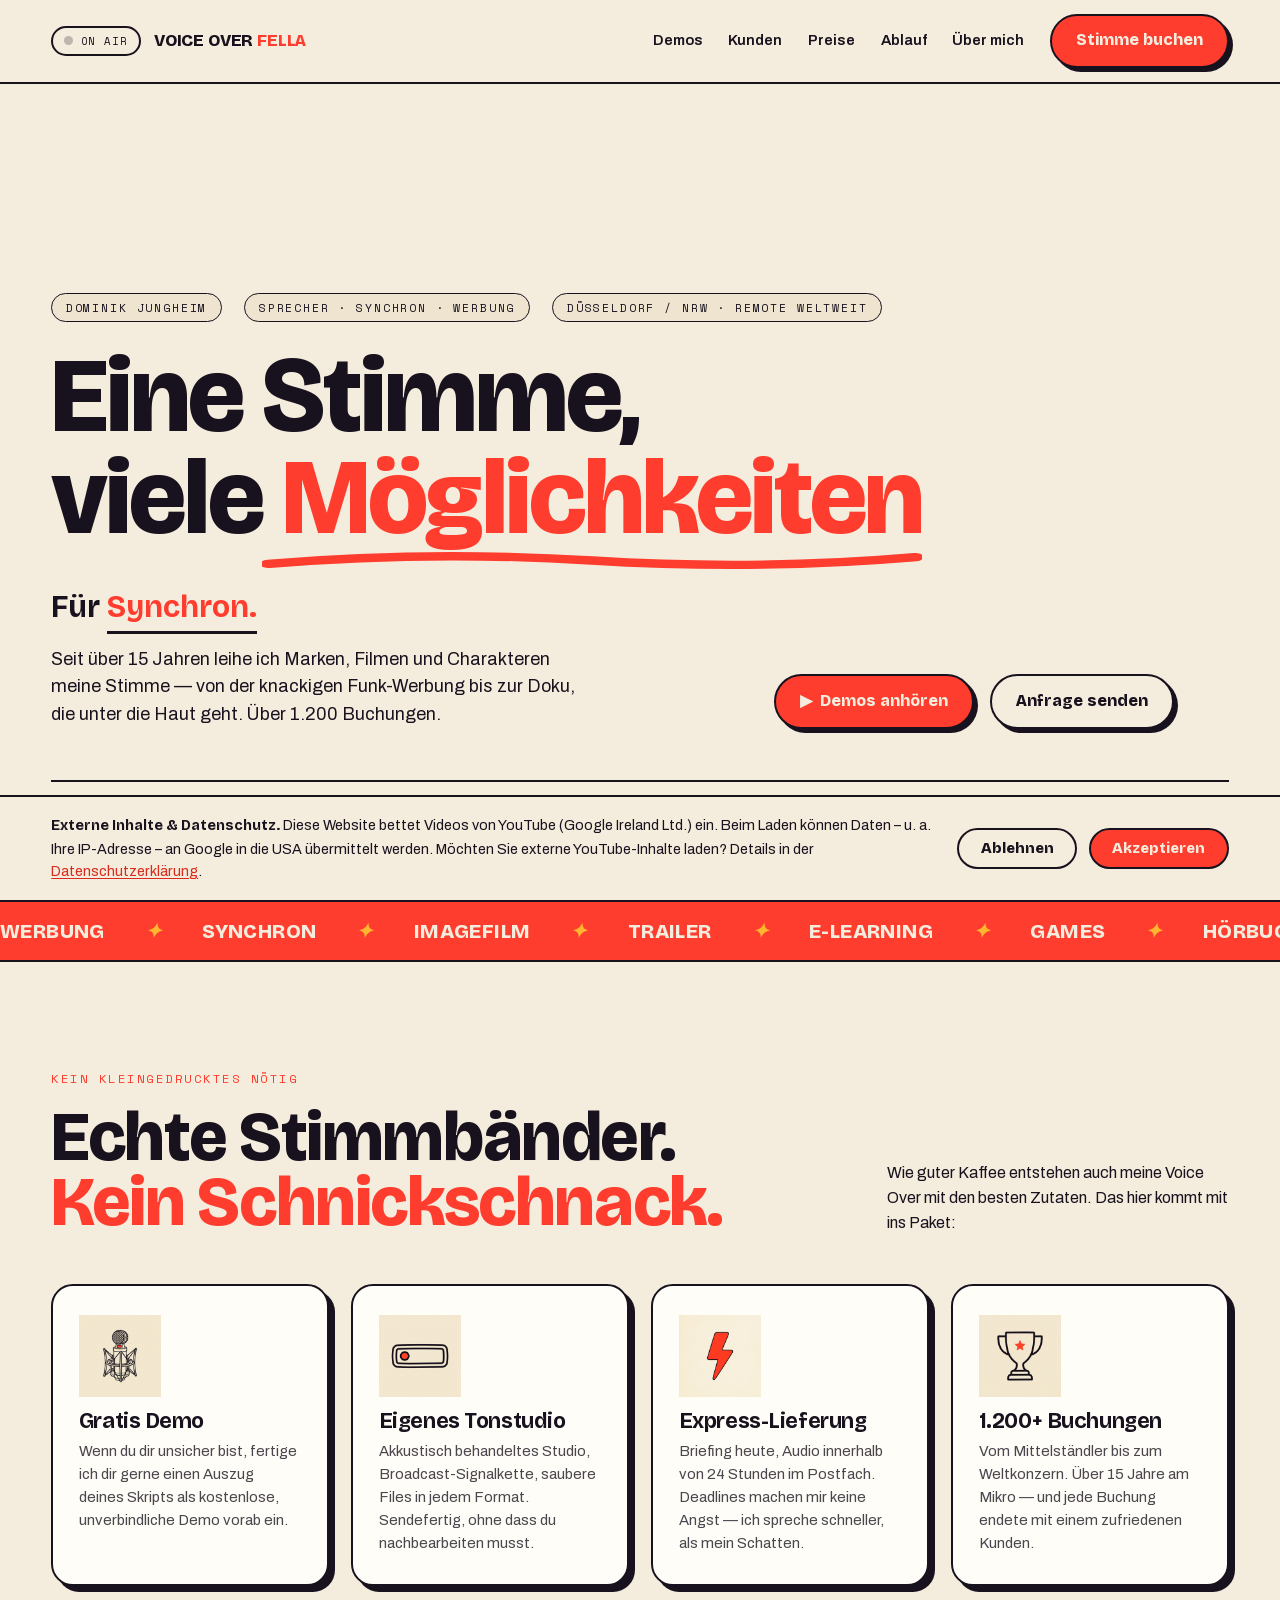
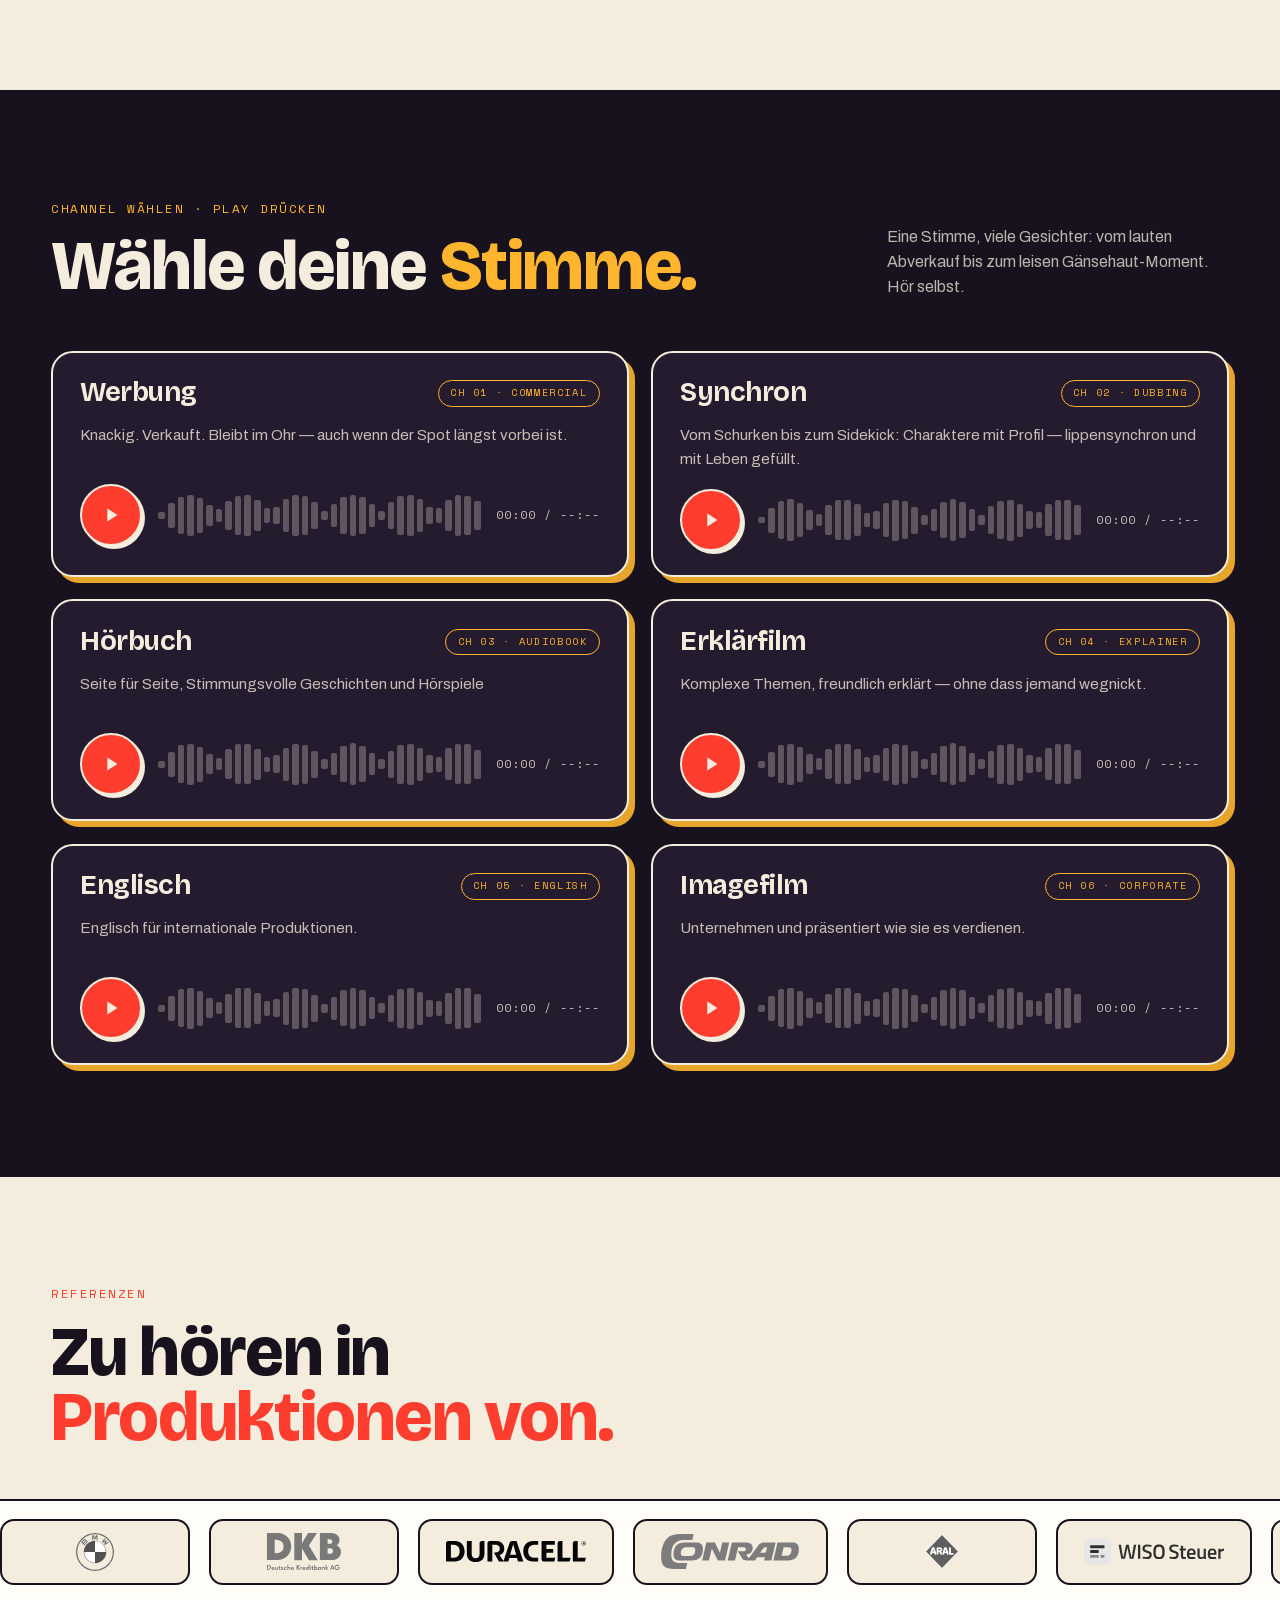
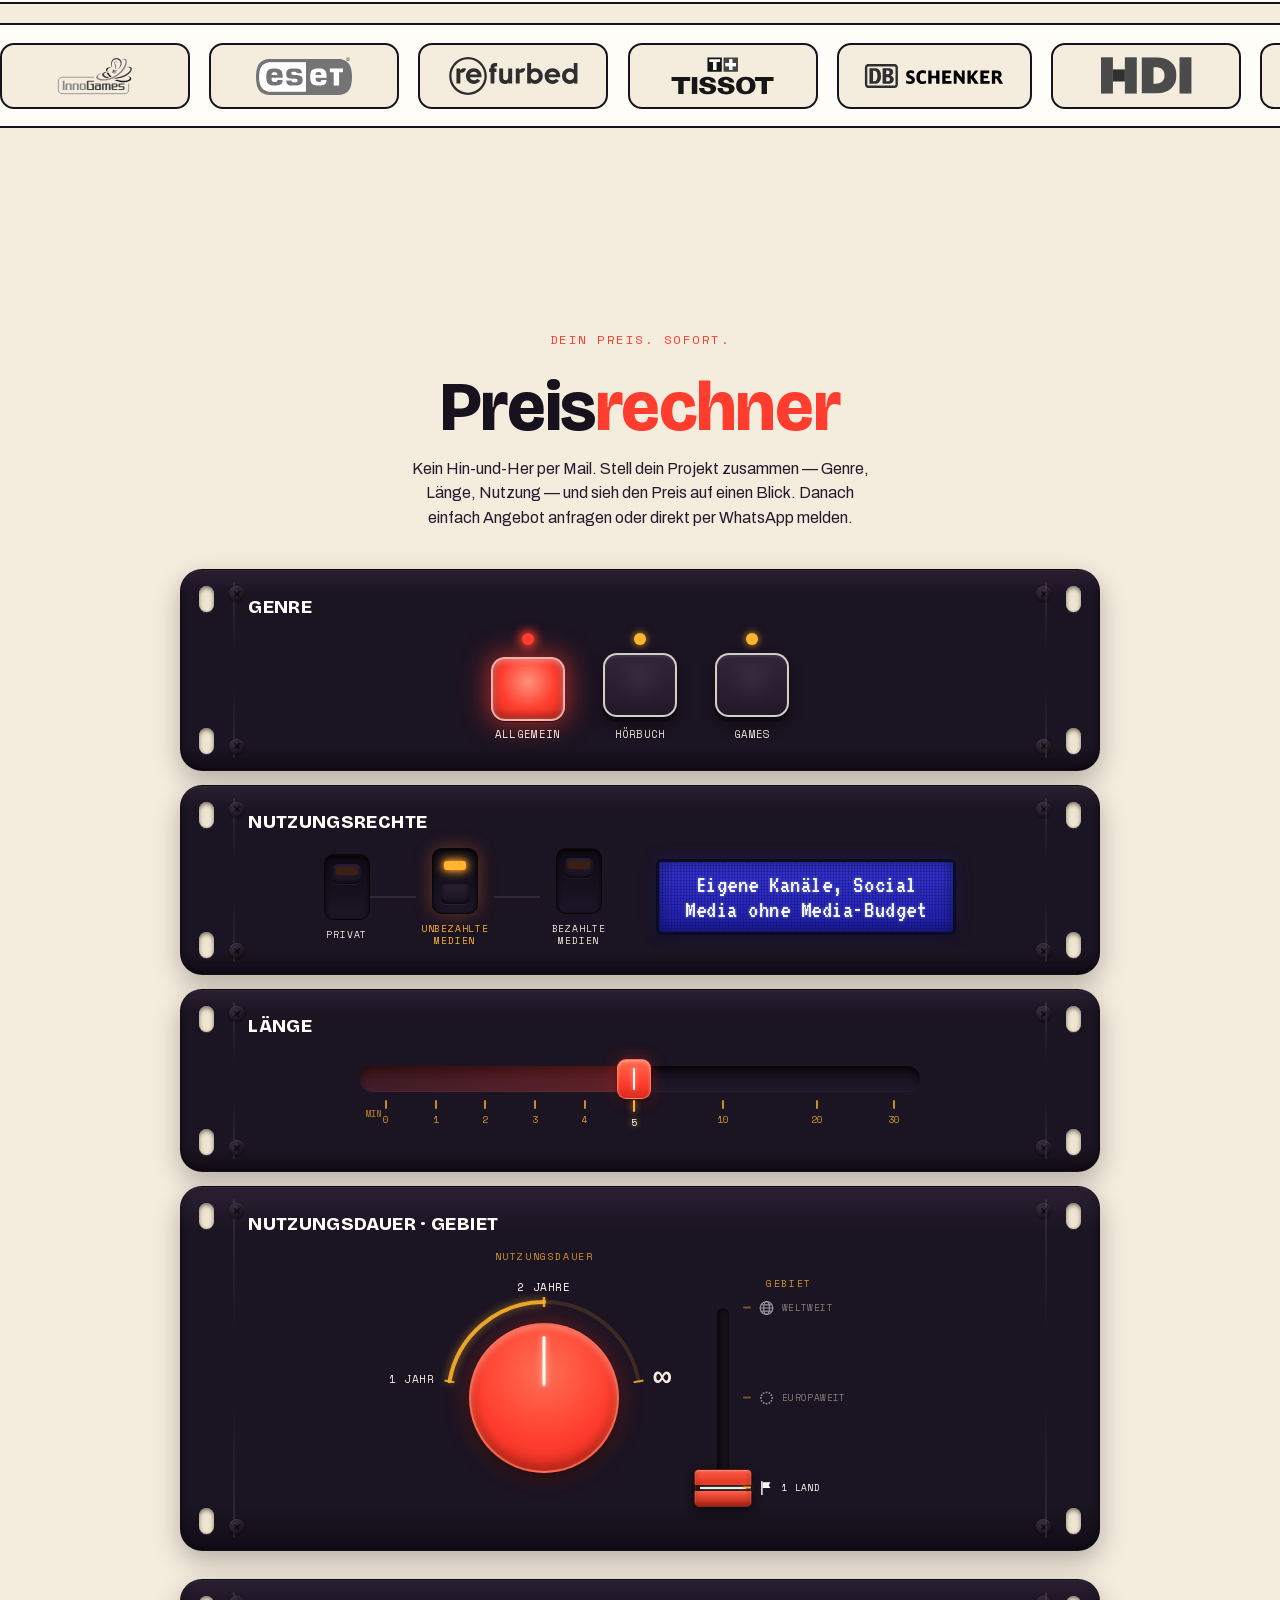
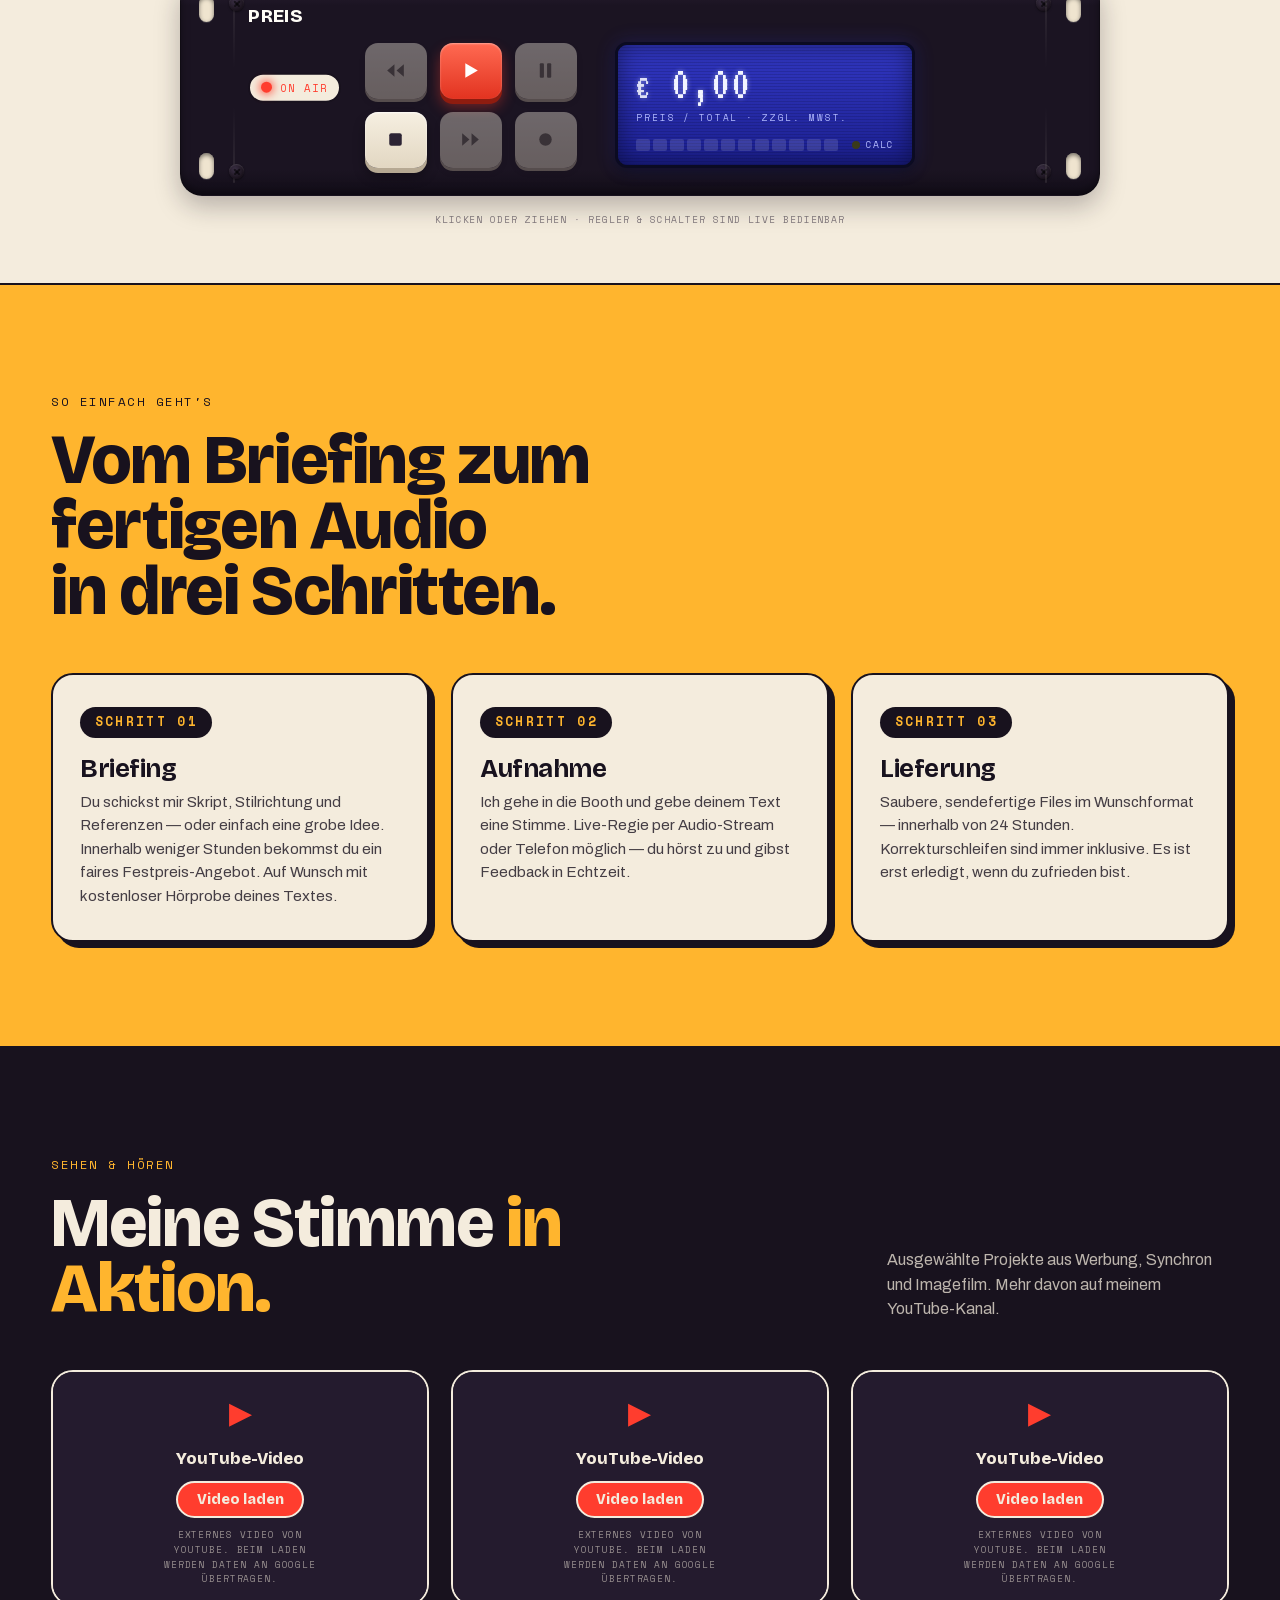
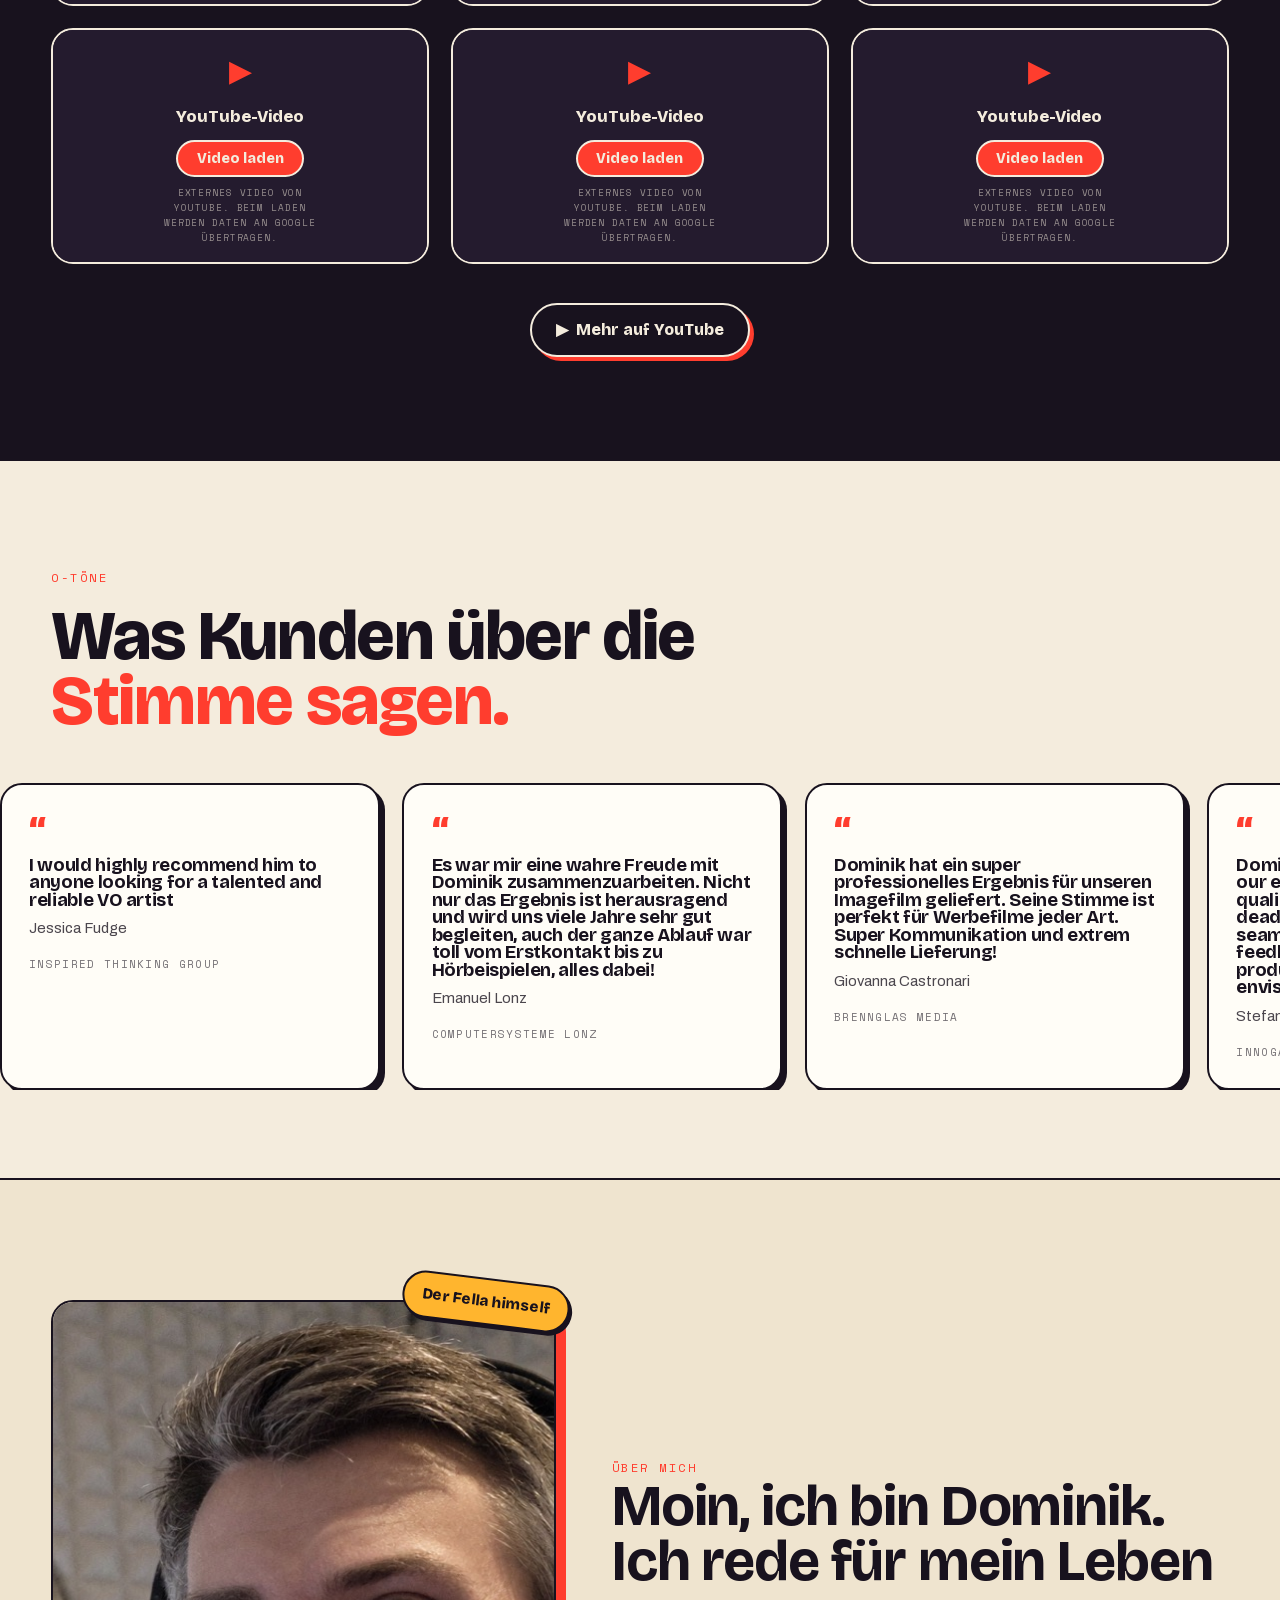
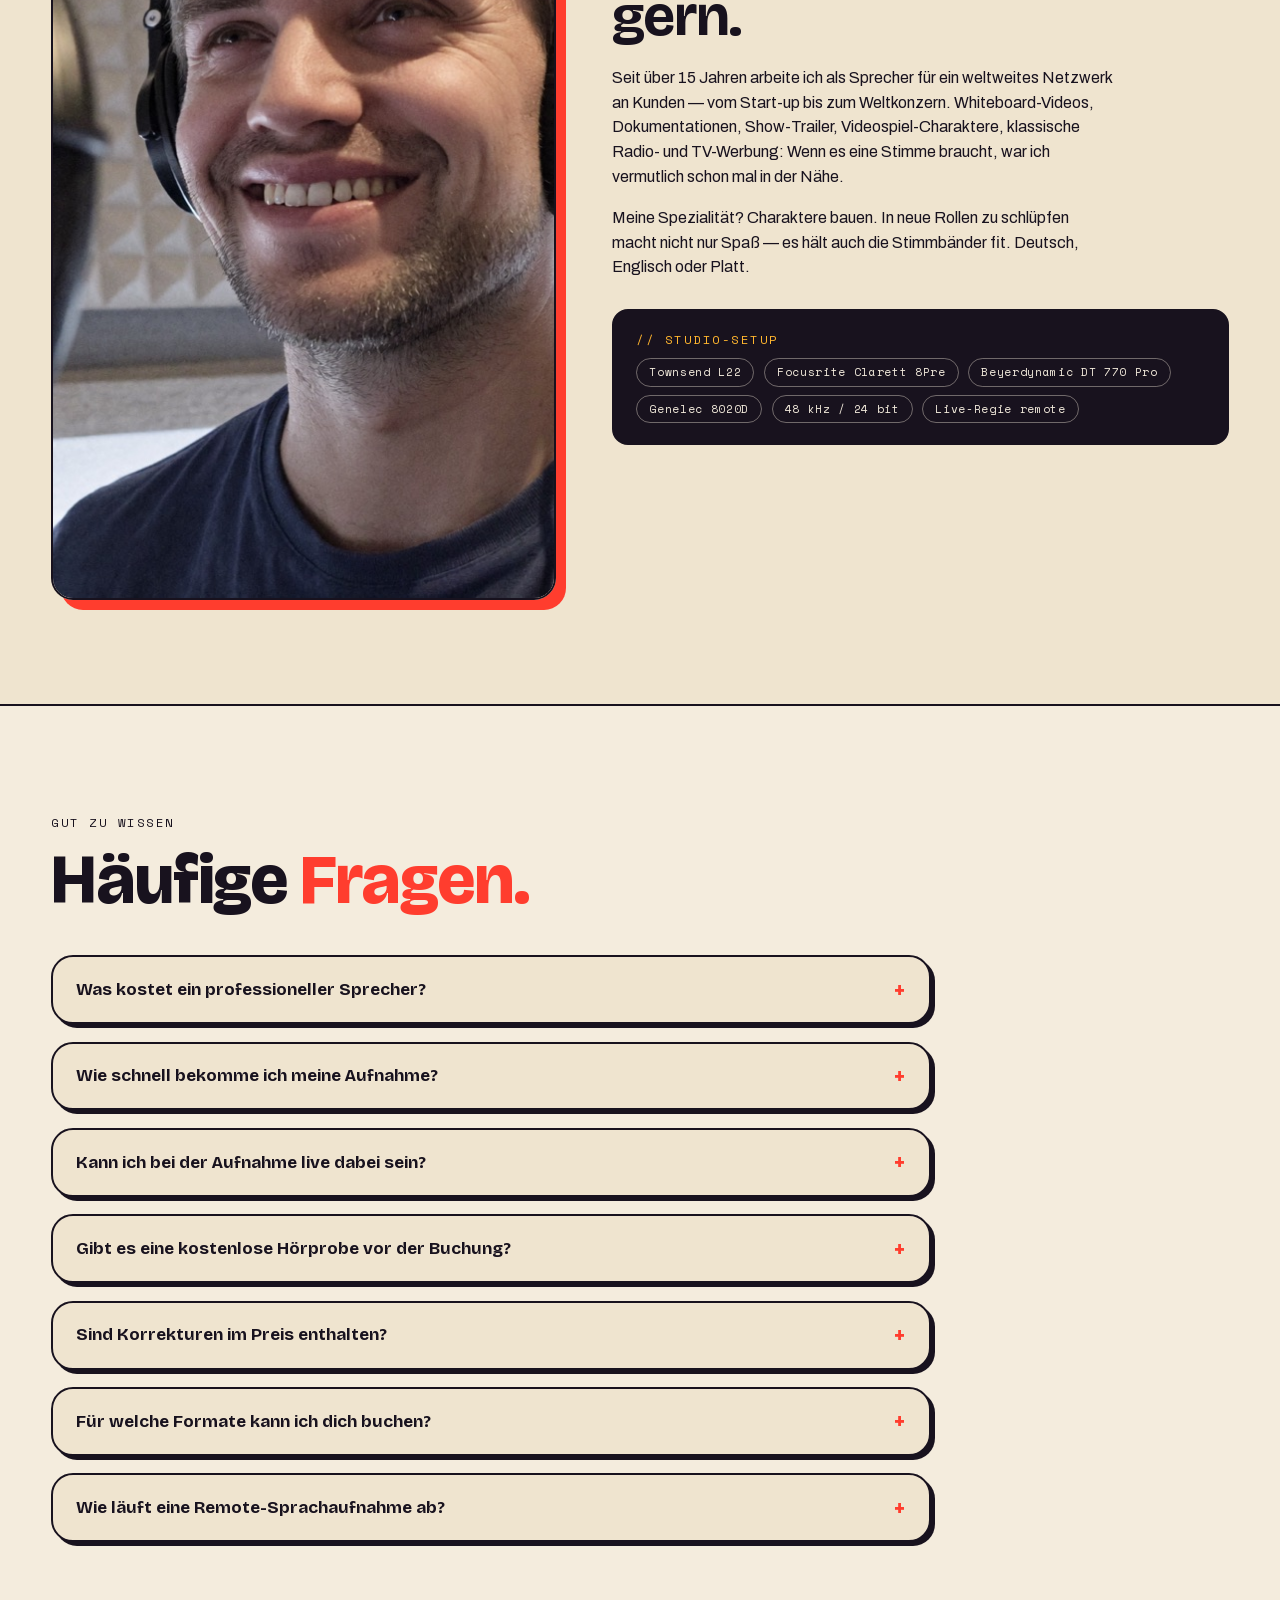
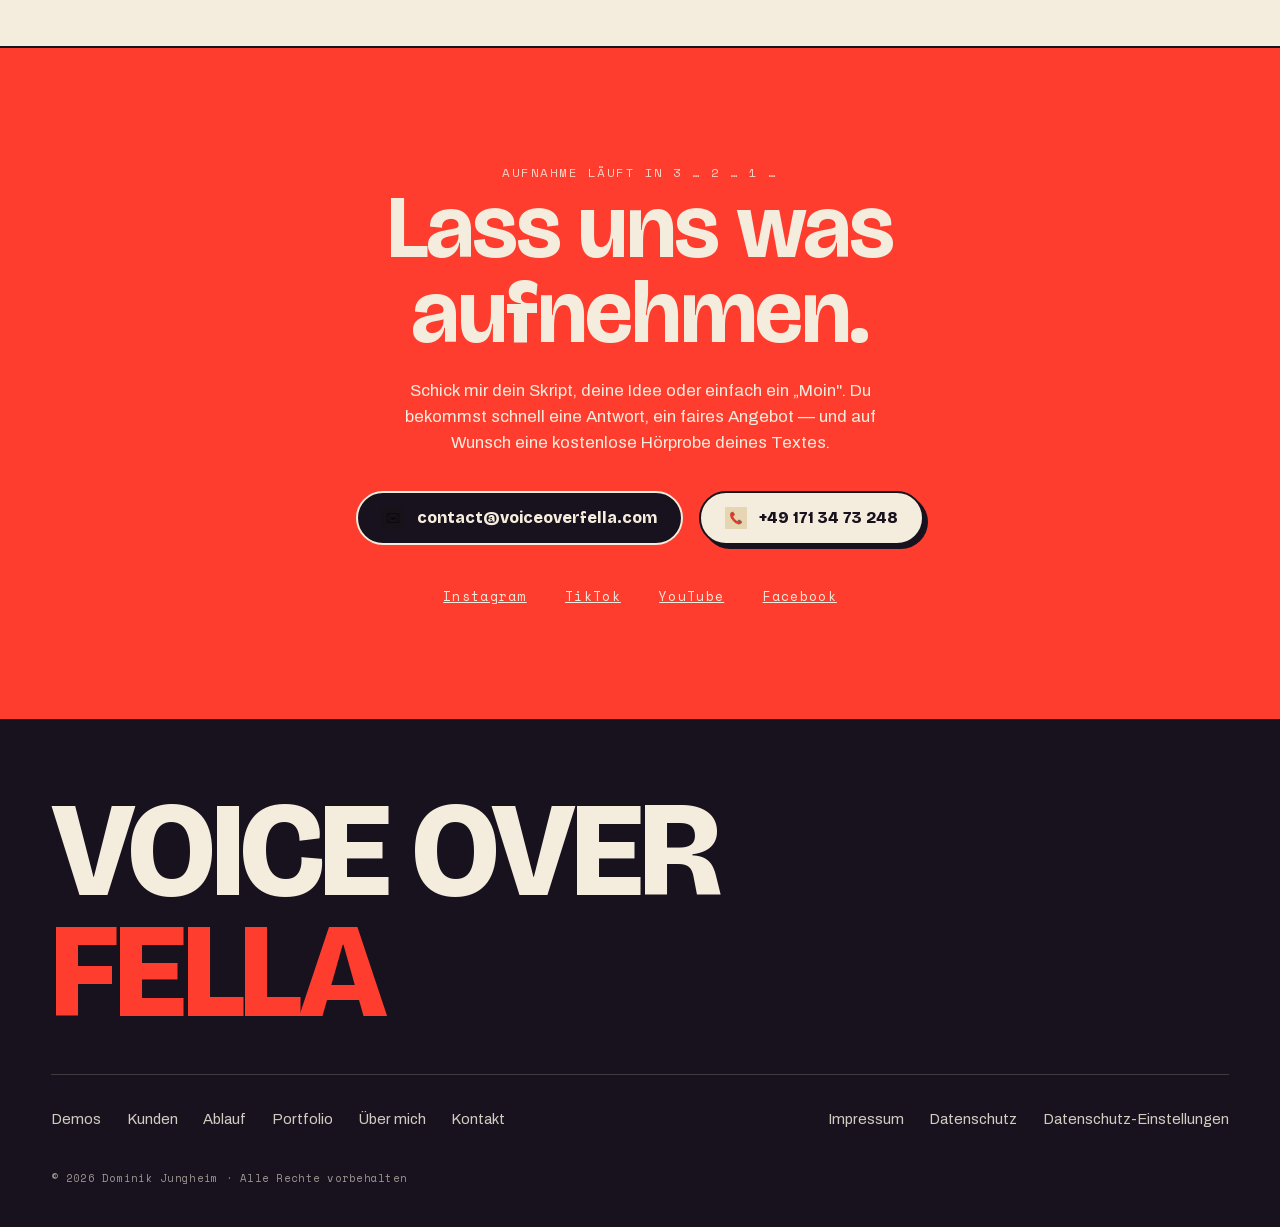
<file: index.html>
<!DOCTYPE html>
<html lang="de">
<head>
<meta charset="UTF-8">
<meta name="viewport" content="width=device-width, initial-scale=1">
<title>Voice Over Fella — Eine Stimme, viele Möglichkeiten | Dominik Jungheim, Sprecher</title>
<meta name="description" content="Dominik Jungheim — Sprecher, Synchronsprecher & Werbestimme aus NRW. Seit über 15 Jahren die Stimme für BMW, Vodafone, Duracell & Co. Demos anhören, anfragen, fertig.">
<meta name="robots" content="index, follow, max-image-preview:large">
<link rel="canonical" href="https://voiceoverfella.de/">
<meta name="theme-color" content="#18121E">

<!-- Favicon -->
<link rel="icon" href="favicon.svg" type="image/svg+xml">
<link rel="apple-touch-icon" href="apple-touch-icon.png">

<!-- Open Graph (Facebook, LinkedIn, WhatsApp …) -->
<meta property="og:type" content="website">
<meta property="og:site_name" content="Voice Over Fella">
<meta property="og:locale" content="de_DE">
<meta property="og:url" content="https://voiceoverfella.de/">
<meta property="og:title" content="Voice Over Fella — Eine Stimme, viele Möglichkeiten | Dominik Jungheim, Sprecher">
<meta property="og:description" content="Sprecher, Synchronsprecher & Werbestimme aus NRW. Seit über 15 Jahren die Stimme für BMW, Vodafone, Duracell & Co. Demos direkt anhören.">
<meta property="og:image" content="https://voiceoverfella.de/bilder/og-image.jpg">
<meta property="og:image:width" content="1200">
<meta property="og:image:height" content="630">
<meta property="og:image:alt" content="Dominik Jungheim, der Voice Over Fella, im Studio">

<!-- Twitter / X Card -->
<meta name="twitter:card" content="summary_large_image">
<meta name="twitter:title" content="Voice Over Fella — Dominik Jungheim, Sprecher">
<meta name="twitter:description" content="Sprecher, Synchronsprecher & Werbestimme aus NRW. Seit über 15 Jahren die Stimme für BMW, Vodafone, Duracell & Co.">
<meta name="twitter:image" content="https://voiceoverfella.de/bilder/og-image.jpg">

<!-- Schriften lokal gehostet (kein externer Google-Fonts-Aufruf) -->
<link rel="preload" href="fonts/3y9K6as8bTXq_nANBjzKo3IeZx8z6up5BeSl9D4dj_x9PpZBMlGIInHWVyNJ.woff2" as="font" type="font/woff2" crossorigin>
<link rel="preload" href="fonts/k3kPo8UDI-1M0wlSV9XAw6lQkqWY8Q82sLydOxKsv4Rn.woff2" as="font" type="font/woff2" crossorigin>
<link rel="preload" href="fonts/vt323-latin.woff2" as="font" type="font/woff2" crossorigin>
<link href="fonts/fonts.css" rel="stylesheet">
<link rel="stylesheet" href="kalkulator.css">

<!-- Strukturierte Daten für Google (Person, Unternehmen, Website) -->
<script type="application/ld+json">
{
  "@context": "https://schema.org",
  "@graph": [
    {
      "@type": "ProfessionalService",
      "@id": "https://voiceoverfella.de/#business",
      "name": "Voice Over Fella",
      "alternateName": "Voice Over Fella — Dominik Jungheim",
      "description": "Professioneller Sprecher, Synchronsprecher und Werbestimme. Aufnahmen für Werbung, Synchron, E-Learning, Imagefilm und Rundfunk — remote aus dem eigenen Studio, weltweit buchbar.",
      "url": "https://voiceoverfella.de/",
      "image": "https://voiceoverfella.de/bilder/og-image.jpg",
      "logo": "https://voiceoverfella.de/apple-touch-icon.png",
      "telephone": "+49 171 3473248",
      "email": "contact@voiceoverfella.com",
      "address": {
        "@type": "PostalAddress",
        "streetAddress": "Sportstraße 8",
        "postalCode": "41516",
        "addressLocality": "Grevenbroich",
        "addressRegion": "Nordrhein-Westfalen",
        "addressCountry": "DE"
      },
      "areaServed": "Worldwide",
      "knowsLanguage": ["de", "en"],
      "founder": { "@id": "https://voiceoverfella.de/#dominik" },
      "sameAs": [
        "https://www.instagram.com/voiceoverfella",
        "https://www.tiktok.com/@voiceoverfella",
        "https://www.youtube.com/channel/UCf8MP5ZSCVmKzNi9midyKPg",
        "https://www.facebook.com/Voice-Over-Fella-930779113758562/"
      ]
    },
    {
      "@type": "Person",
      "@id": "https://voiceoverfella.de/#dominik",
      "name": "Dominik Jungheim",
      "jobTitle": "Sprecher & Synchronsprecher",
      "description": "Sprecher, Synchronsprecher und Werbestimme mit über 15 Jahren Erfahrung — u. a. für BMW, Vodafone, Duracell, Panasonic und Tissot.",
      "url": "https://voiceoverfella.de/",
      "image": "https://voiceoverfella.de/bilder/og-image.jpg",
      "worksFor": { "@id": "https://voiceoverfella.de/#business" },
      "address": {
        "@type": "PostalAddress",
        "addressLocality": "Grevenbroich",
        "addressRegion": "Nordrhein-Westfalen",
        "addressCountry": "DE"
      },
      "sameAs": [
        "https://www.instagram.com/voiceoverfella",
        "https://www.tiktok.com/@voiceoverfella",
        "https://www.youtube.com/channel/UCf8MP5ZSCVmKzNi9midyKPg",
        "https://www.facebook.com/Voice-Over-Fella-930779113758562/"
      ]
    },
    {
      "@type": "WebSite",
      "@id": "https://voiceoverfella.de/#website",
      "url": "https://voiceoverfella.de/",
      "name": "Voice Over Fella",
      "inLanguage": "de",
      "publisher": { "@id": "https://voiceoverfella.de/#business" }
    },
    {
      "@type": "FAQPage",
      "@id": "https://voiceoverfella.de/#faq",
      "mainEntity": [
        {
          "@type": "Question",
          "name": "Was kostet ein professioneller Sprecher?",
          "acceptedAnswer": { "@type": "Answer", "text": "Das hängt vom Projekt ab: Textumfang, Einsatzzweck und Nutzungsrechte (z. B. Online, Radio oder TV) bestimmen den Preis. Nutze am besten meinen Preisrechner. So weißt du vorher genau, was es kostet." }
        },
        {
          "@type": "Question",
          "name": "Wie schnell bekomme ich meine Aufnahme?",
          "acceptedAnswer": { "@type": "Answer", "text": "Sendefertige Files liefere ich innerhalb von 24 Stunden nach der Aufnahme — sauber geschnitten, im Wunschformat. Wenn es besonders eilig ist, sag einfach Bescheid." }
        },
        {
          "@type": "Question",
          "name": "Kann ich bei der Aufnahme live dabei sein?",
          "acceptedAnswer": { "@type": "Answer", "text": "Klar! Live-Regie ist über diverse Tools oder Telefon möglich. Du hörst in Echtzeit zu, gibst Feedback und wir feilen gemeinsam an der Aufnahme, bis alles sitzt — ganz so, als wärst du mit im Studio." }
        },
        {
          "@type": "Question",
          "name": "Gibt es eine kostenlose Hörprobe vor der Buchung?",
          "acceptedAnswer": { "@type": "Answer", "text": "Ja. Auf Wunsch bekommst du zusammen mit dem Angebot eine kostenlose Hörprobe deines eigenen Textes — so hörst du vorab, wie deine Produktion klingen wird. Erste Eindrücke gibt es außerdem sofort in den Demos." }
        },
        {
          "@type": "Question",
          "name": "Sind Korrekturen im Preis enthalten?",
          "acceptedAnswer": { "@type": "Answer", "text": "Korrekturschleifen sind immer inklusive. Es ist erst erledigt, wenn du zufrieden bist — das ist keine Floskel, sondern Arbeitsprinzip." }
        },
        {
          "@type": "Question",
          "name": "Für welche Formate kann ich dich buchen?",
          "acceptedAnswer": { "@type": "Answer", "text": "Da gibt es keine Grenzen. Werbung (Radio, TV, Online), Synchron, Imagefilme, Station-Voice, Rundfunk, E-Learning & Erklärfilme, Hörbücher, Hörspiele, Warteschleifen, Shows und Events, Videospiele oder was dir sonst noch so in den Sinn kommt. Gesprochen wird auf Deutsch oder Englisch." }
        },
        {
          "@type": "Question",
          "name": "Wie läuft eine Remote-Sprachaufnahme ab?",
          "acceptedAnswer": { "@type": "Answer", "text": "Du schickst mir Skript, Stilrichtung und Referenzen — oder einfach eine grobe Idee. Nach dem Festpreis-Angebot nehme ich in meiner eigenen Studio-Booth auf (48 kHz/24 bit), auf Wunsch mit Live-Regie. Danach bekommst du sendefertige Files ins Postfach. Remote funktioniert das weltweit — egal ob du in Düsseldorf oder Los Angeles sitzt." }
        }
      ]
    }
  ]
}
</script>
<style>
/* ============================================================
   VOICE OVER FELLA — REBRAND 2026
   Design-System:
   --paper  #F4ECDD  (warmes Studio-Creme)
   --ink    #18121E  (tiefes Booth-Schwarz)
   --red    #FF3D2E  (ON AIR Rot — Signaturfarbe)
   --amber  #FFB52E  (VU-Meter Bernstein)
   Display: Bricolage Grotesque · Body: Archivo · Timecode: Space Mono
   ============================================================ */
:root{
  --paper:#F4ECDD;
  --paper-soft:#EFE4CF;
  --ink:#18121E;
  --ink-soft:#241B2E;
  --red:#FF3D2E;
  --red-deep:#D92A1C;
  --amber:#FFB52E;
  --line:rgba(24,18,30,.16);
  --line-light:rgba(244,236,221,.18);
  --off:#FFFDF7;
  --face:#1b1422; --face-hi:#2a2033; --face-lo:#120d18;
  --hair-d:rgba(24,18,30,.16); --hair-l:rgba(244,236,221,.10);
  --ease:cubic-bezier(.4,.02,.2,1); --spring:cubic-bezier(.34,1.4,.5,1);
  --display:"Bricolage Grotesque", sans-serif;
  --body:"Archivo", sans-serif;
  --mono:"Space Mono", monospace;
  --digi:"VT323",monospace;
  --hand:"Caveat",cursive;
  --radius:22px;
}
*{margin:0;padding:0;box-sizing:border-box}
html{scroll-behavior:smooth}
body{
  font-family:var(--body);
  background:var(--paper);
  color:var(--ink);
  line-height:1.55;
  overflow-x:hidden;
}
::selection{background:var(--red);color:var(--paper)}
img{max-width:100%;display:block}
a{color:inherit}
h1,h2,h3{font-family:var(--display);line-height:.95;letter-spacing:-.02em}
.mono{font-family:var(--mono);font-size:.78rem;letter-spacing:.12em;text-transform:uppercase}
.wrap{width:min(1240px,92vw);margin:0 auto}

/* ---------- Reveal on scroll ---------- */
.reveal{opacity:0;transform:translateY(34px);transition:opacity .7s ease,transform .7s cubic-bezier(.2,.7,.2,1)}
.reveal.in{opacity:1;transform:none}
@media (prefers-reduced-motion: reduce){
  .reveal{opacity:1;transform:none;transition:none}
  *{animation-duration:.001s !important;animation-iteration-count:1 !important;transition-duration:.001s !important}
}

/* ============ NAV ============ */
nav{
  position:fixed;inset:0 0 auto 0;z-index:100;
  background:rgba(244,236,221,.88);backdrop-filter:blur(14px);
  border-bottom:2px solid var(--ink);
}
.nav-inner{display:flex;align-items:center;justify-content:space-between;gap:1rem;padding:.85rem 0}
.nav-right{display:flex;align-items:center;gap:1.6rem}
.brand{display:flex;align-items:center;gap:.8rem;text-decoration:none}
.onair{
  display:flex;align-items:center;gap:.45rem;
  font-family:var(--mono);font-size:.66rem;letter-spacing:.18em;
  border:2px solid var(--ink);border-radius:999px;padding:.32rem .7rem;
  background:var(--paper);
}
.onair .dot{width:9px;height:9px;border-radius:50%;background:rgba(24,18,30,.25);transition:.3s}
body.is-playing .onair .dot{background:var(--red);box-shadow:0 0 0 4px rgba(255,61,46,.25);animation:pulse 1.1s infinite}
body.is-playing .onair{border-color:var(--red);color:var(--red)}
@keyframes pulse{50%{box-shadow:0 0 0 8px rgba(255,61,46,0)}}
.brand-name{font-family:var(--display);font-weight:800;font-size:1.05rem;letter-spacing:-.01em}
.brand-name span{color:var(--red)}
.nav-links{display:flex;gap:1.6rem;align-items:center;list-style:none}
.nav-links a{text-decoration:none;font-weight:600;font-size:.92rem;position:relative}
.nav-links a:not(.btn)::after{content:"";position:absolute;left:0;bottom:-4px;height:2px;width:0;background:var(--red);transition:.25s}
.nav-links a:not(.btn):hover::after{width:100%}
.btn{
  display:inline-flex;align-items:center;gap:.55rem;
  font-family:var(--display);font-weight:800;font-size:1rem;
  background:var(--red);color:var(--paper);text-decoration:none;
  padding:.8rem 1.5rem;border-radius:999px;border:2px solid var(--ink);
  box-shadow:4px 4px 0 var(--ink);
  transition:transform .15s,box-shadow .15s;cursor:pointer;
}
.btn:hover{transform:translate(-2px,-2px);box-shadow:7px 7px 0 var(--ink)}
.btn:active{transform:translate(2px,2px);box-shadow:1px 1px 0 var(--ink)}
.btn.ghost{background:var(--paper);color:var(--ink)}
.btn.dark{background:var(--ink);color:var(--paper);border-color:var(--paper);box-shadow:4px 4px 0 var(--red)}
.btn.dark:hover{box-shadow:7px 7px 0 var(--red)}
/* Burger-Menü (Checkbox-Hack, kein JS) */
#nav-toggle{display:none}
.burger{display:none;width:44px;height:44px;cursor:pointer;align-items:center;justify-content:center;
  border:2px solid var(--ink);border-radius:12px;background:var(--paper);
  box-shadow:3px 3px 0 var(--ink);transition:transform .15s,box-shadow .15s}
.burger:hover{transform:translate(-2px,-2px);box-shadow:5px 5px 0 var(--ink)}
.burger:active{transform:translate(1px,1px);box-shadow:1px 1px 0 var(--ink)}
.burger span{position:relative;width:20px;height:2px;background:var(--ink);border-radius:2px;transition:.25s}
.burger span::before,.burger span::after{content:"";position:absolute;left:0;width:20px;height:2px;background:var(--ink);border-radius:2px;transition:.25s}
.burger span::before{top:-6px}.burger span::after{top:6px}
#nav-toggle:checked ~ .burger span{background:transparent}
#nav-toggle:checked ~ .burger span::before{top:0;transform:rotate(45deg)}
#nav-toggle:checked ~ .burger span::after{top:0;transform:rotate(-45deg)}

@media(max-width:860px){
  .burger{display:inline-flex}
  .nav-right{gap:.7rem}
  .nav-links{position:absolute;top:100%;left:0;right:0;
    background:var(--paper);border-bottom:2px solid var(--ink);
    flex-direction:column;align-items:stretch;gap:0;padding:.6rem 1.4rem 1.4rem;
    transform:translateY(-120%);transition:transform .35s cubic-bezier(.2,.7,.2,1);
    box-shadow:0 12px 24px rgba(24,18,30,.18)}
  .nav-links li{border-top:1px solid rgba(24,18,30,.12)}
  .nav-links li:first-child{border-top:none}
  .nav-links a{display:block;padding:1rem .2rem;font-size:1.05rem}
  .nav-links a::after{display:none}
  #nav-toggle:checked ~ .nav-right .nav-links{transform:translateY(0)}
}
/* Mobile-Priorität: Marke + Button haben Vorrang, ON AIR fliegt bei sehr klein raus */
@media(max-width:560px){
  .nav-inner{gap:.5rem}
  .brand{gap:.45rem}
  .nav-right{gap:.5rem}
  .onair,.brand-name,.nav-cta{white-space:nowrap}
  .onair{font-size:.56rem;padding:.26rem .5rem;gap:.35rem}
  .brand-name{font-size:.85rem}
  .nav-cta{font-size:.78rem;padding:.5rem .9rem;box-shadow:3px 3px 0 var(--ink)}
  .burger{width:38px;height:38px}
  .burger span,.burger span::before,.burger span::after{width:18px}
}
@media(max-width:420px){
  .onair{display:none}
}

/* ============ HERO ============ */
header{
  min-height:100svh;display:flex;flex-direction:column;justify-content:flex-end;
  padding:8.5rem 0 0;position:relative;overflow:hidden;
}
.hero-eyebrow{display:flex;flex-wrap:wrap;gap:.6rem 1.4rem;margin-bottom:1.4rem}
.hero-eyebrow .tag{
  font-family:var(--mono);font-size:.72rem;letter-spacing:.16em;text-transform:uppercase;
  border:1.5px solid var(--ink);border-radius:999px;padding:.3rem .85rem;background:var(--paper-soft);
}
.hero h1{
  font-size:clamp(2rem,8.4vw,7.4rem);font-weight:800;max-width:14ch;overflow-wrap:break-word;
}
.hero h1 em{font-style:normal;color:var(--red);position:relative;white-space:nowrap}
.hero h1 em svg{position:absolute;left:0;bottom:-.08em;width:100%;height:.22em}
.hero-sub{display:grid;grid-template-columns:1.2fr .8fr;gap:2.5rem;align-items:end;margin-top:2.2rem}
.hero-sub p{font-size:clamp(1rem,1.4vw,1.2rem);max-width:48ch}
.hero-rotator{font-family:var(--display);font-weight:700;font-size:clamp(1.2rem,2.4vw,1.9rem);margin-bottom:.7rem}
.hero-rotator .rot{color:var(--red);display:inline-block;min-width:7ch;border-bottom:3px solid var(--ink)}
.hero-ctas{display:flex;gap:1rem;flex-wrap:wrap;margin-top:1.8rem}
@media(max-width:860px){.hero-sub{grid-template-columns:1fr}}

/* EQ-Balken am unteren Hero-Rand — die Signatur der Seite */
.eq{
  display:flex;align-items:flex-end;gap:6px;height:120px;margin-top:3.2rem;
  border-top:2px solid var(--ink);padding-top:0;
}
.eq i{
  flex:1;background:var(--ink);border-radius:3px 3px 0 0;height:18%;
  animation:eq 1.4s ease-in-out infinite;transform-origin:bottom;
}
.eq i:nth-child(4n){background:var(--red)}
.eq i:nth-child(7n){background:var(--amber)}
@keyframes eq{0%,100%{height:14%}50%{height:var(--h,70%)}}
body:not(.is-playing) .eq i{animation-duration:2.8s}

/* ============ TICKER ============ */
.ticker{
  background:var(--red);color:var(--paper);
  border-top:2px solid var(--ink);border-bottom:2px solid var(--ink);
  overflow:hidden;white-space:nowrap;padding:.85rem 0;
}
.ticker-track{display:inline-flex;gap:2.5rem;animation:marq 26s linear infinite;will-change:transform}
.ticker-track span{font-family:var(--display);font-weight:800;font-size:1.25rem;letter-spacing:.02em;display:inline-flex;align-items:center;gap:2.5rem}
.ticker-track .star{color:var(--amber)}
@keyframes marq{to{transform:translateX(-50%)}}

/* ============ BADGES (kein Bullshit) ============ */
.badges{padding:6.5rem 0}
.badges-grid{display:grid;grid-template-columns:repeat(4,1fr);gap:1.4rem;margin-top:3rem}
.badge{
  border:2px solid var(--ink);border-radius:var(--radius);padding:1.8rem 1.6rem;
  background:#FFFDF7;box-shadow:6px 6px 0 var(--ink);
  transition:transform .2s,box-shadow .2s;
}
.badge:hover{transform:translate(-3px,-3px) rotate(-.6deg);box-shadow:10px 10px 0 var(--ink)}
.badge .icon{
  width:82px;height:82px;display:grid;place-items:center;margin-bottom:.9rem;
}
.badge .icon img{width:100%;height:100%;object-fit:contain;display:block}
.btn img{width:22px;height:22px;object-fit:contain;display:inline-block;vertical-align:middle;mix-blend-mode:multiply}
.badge h3{font-size:1.35rem;margin-bottom:.5rem}
.badge p{font-size:.93rem;color:rgba(24,18,30,.78)}
@media(max-width:980px){.badges-grid{grid-template-columns:1fr 1fr}}
@media(max-width:560px){.badges-grid{grid-template-columns:1fr}}

.sec-head{display:flex;align-items:end;justify-content:space-between;gap:2rem;flex-wrap:wrap}
.sec-head h2{font-size:clamp(2.2rem,5.4vw,4.4rem);font-weight:800;max-width:16ch}
.sec-head h2 .accent{color:var(--red)}
.sec-head .kicker{margin-bottom:1rem;display:inline-block}

/* ============ DEMOS (Studio / dunkel) ============ */
.demos{
  background:var(--ink);color:var(--paper);
  border-top:2px solid var(--ink);padding:6.5rem 0 7rem;position:relative;
}
.demos .sec-head h2 .accent{color:var(--amber)}
.demos .kicker{color:var(--amber)}
.demo-grid{display:grid;grid-template-columns:repeat(2,1fr);gap:1.4rem;margin-top:3.2rem}
.demo{
  border:2px solid var(--paper);border-radius:var(--radius);
  padding:1.7rem 1.7rem 1.5rem;background:var(--ink-soft);
  box-shadow:6px 6px 0 rgba(255,181,46,.9);
  display:flex;flex-direction:column;gap:1.1rem;
  transition:transform .2s;
}
.demo:hover{transform:translateY(-4px)}
.demo-top{display:flex;justify-content:space-between;align-items:start;gap:1rem}
.demo h3{font-size:1.7rem}
.demo .chip{
  font-family:var(--mono);font-size:.64rem;letter-spacing:.16em;text-transform:uppercase;
  border:1.5px solid var(--amber);color:var(--amber);border-radius:999px;padding:.28rem .7rem;white-space:nowrap;
}
.demo .desc{font-size:.95rem;color:rgba(244,236,221,.78);min-height:2.8em}
.player{display:flex;align-items:center;gap:1rem}
.play-btn{
  width:62px;height:62px;min-width:62px;border-radius:50%;
  border:2px solid var(--paper);background:var(--red);color:var(--paper);
  display:grid;place-items:center;cursor:pointer;font-size:1.15rem;
  box-shadow:3px 3px 0 var(--paper);transition:transform .15s,box-shadow .15s;
}
.play-btn:hover{transform:translate(-2px,-2px);box-shadow:5px 5px 0 var(--paper)}
.play-btn svg{width:22px;height:22px;fill:currentColor}
.play-btn .ico-pause{display:none}
.demo.playing .play-btn .ico-play{display:none}
.demo.playing .play-btn .ico-pause{display:block}
.wave{flex:1;display:flex;align-items:center;gap:3px;height:46px;cursor:pointer;position:relative}
.wave i{flex:1;background:rgba(244,236,221,.28);border-radius:2px;min-height:8%;transition:background .2s}
.wave i.on{background:var(--amber)}
.demo.playing .wave i.on{animation:eq 1s ease-in-out infinite}
.timecode{font-family:var(--mono);font-size:.74rem;letter-spacing:.08em;min-width:96px;text-align:right;color:rgba(244,236,221,.8)}
.demo .file-note{font-family:var(--mono);font-size:.66rem;letter-spacing:.1em;color:rgba(244,236,221,.45)}
.demo.placeholder{border-style:dashed;box-shadow:6px 6px 0 rgba(244,236,221,.25)}
.demo.placeholder .play-btn{background:transparent;color:rgba(244,236,221,.6)}
@media(max-width:860px){.demo-grid{grid-template-columns:1fr}}

/* ============ LOGOS ============ */
.logos{padding:6.5rem 0;overflow:hidden}
.logo-marquee{margin-top:3rem;display:flex;flex-direction:column;gap:1.2rem}
.logo-row{overflow:hidden;white-space:nowrap;border-block:2px solid var(--ink);padding:1.1rem 0;background:#FFFDF7}
.logo-track{display:inline-flex;gap:1.2rem;animation:marq 34s linear infinite}
.logo-row.rev .logo-track{animation-direction:reverse}
.logo-item{
  display:inline-flex;align-items:center;justify-content:center;
  min-width:190px;height:66px;padding:0 1.6rem;
  border:2px solid var(--ink);border-radius:14px;background:var(--paper);
}
.logo-item img{max-height:38px;max-width:140px;object-fit:contain;filter:grayscale(1) contrast(1.1)}
.logo-item:hover img{filter:none}
.logo-item .fallback{display:none;font-family:var(--display);font-weight:800;font-size:1.25rem;letter-spacing:.02em}
.logo-item.text .fallback{display:block}
.logo-item.text img{display:none}
.logos .hint{margin-top:1.6rem;font-family:var(--mono);font-size:.7rem;letter-spacing:.1em;color:rgba(24,18,30,.55)}

/* ============ PROZESS ============ */
.process{background:var(--amber);border-block:2px solid var(--ink);padding:6.5rem 0}
.steps{display:grid;grid-template-columns:repeat(3,1fr);gap:1.4rem;margin-top:3rem;counter-reset:step}
.step{
  border:2px solid var(--ink);border-radius:var(--radius);background:var(--paper);
  padding:2rem 1.7rem;position:relative;box-shadow:6px 6px 0 var(--ink);
}
.step .num{
  font-family:var(--mono);font-weight:700;font-size:.8rem;letter-spacing:.18em;
  display:inline-block;background:var(--ink);color:var(--amber);
  border-radius:999px;padding:.35rem .9rem;margin-bottom:1.2rem;
}
.step h3{font-size:1.6rem;margin-bottom:.6rem}
.step p{font-size:.95rem;color:rgba(24,18,30,.8)}
@media(max-width:860px){.steps{grid-template-columns:1fr}}

/* ============ VIDEOS ============ */
.videos{background:var(--ink);color:var(--paper);padding:6.5rem 0}
.videos .kicker{color:var(--amber)}
.videos .sec-head h2 .accent{color:var(--amber)}
.video-grid{display:grid;grid-template-columns:repeat(3,1fr);gap:1.4rem;margin-top:3rem}
.video{
  border:2px solid var(--paper);border-radius:var(--radius);overflow:hidden;
  background:var(--ink-soft);aspect-ratio:16/10;position:relative;display:flex;
}
.video iframe{width:100%;height:100%;border:0}
.video .ph{
  margin:auto;text-align:center;padding:1.5rem;
}
.video .ph .tv{font-size:2.4rem;margin-bottom:.6rem}
.video .ph h3{font-size:1.15rem;margin-bottom:.3rem}
.video .ph p{font-family:var(--mono);font-size:.62rem;letter-spacing:.12em;color:rgba(244,236,221,.5);text-transform:uppercase}
.videos .yt-cta{margin-top:2.4rem;text-align:center}
@media(max-width:860px){.video-grid{grid-template-columns:1fr}}
/* Video-Platzhalter bis zur Datenschutz-Zustimmung */
.video-ph{position:absolute;inset:0;z-index:2;background:var(--ink-soft);display:flex;flex-direction:column;align-items:center;justify-content:center;text-align:center;padding:1.2rem;gap:.6rem}
.video-ph .tv{font-size:1.9rem;color:var(--red)}
.video-ph .vp-title{font-family:var(--display);font-weight:800;font-size:1.05rem;color:var(--paper)}
.video-ph .vp-note{font-family:var(--mono);font-size:.58rem;letter-spacing:.1em;text-transform:uppercase;color:rgba(244,236,221,.55);max-width:28ch;line-height:1.6}
.video-ph .video-ph-btn{font-family:var(--display);font-weight:800;font-size:.9rem;background:var(--red);color:var(--paper);border:2px solid var(--paper);border-radius:999px;padding:.5rem 1.15rem;cursor:pointer;transition:.2s}
.video-ph .video-ph-btn:hover{background:var(--red-deep)}

/* ============ CONSENT-BANNER ============ */
.consent{position:fixed;left:0;right:0;bottom:0;z-index:2000;transform:translateY(115%);transition:transform .4s cubic-bezier(.2,.7,.2,1);background:var(--paper);border-top:2px solid var(--ink)}
.consent.show{transform:none}
.consent-inner{width:min(1240px,92vw);margin:0 auto;padding:1.1rem 0;display:flex;flex-wrap:wrap;align-items:center;gap:.9rem 1.4rem;justify-content:space-between}
.consent-text{flex:1 1 380px;font-size:.9rem;line-height:1.55}
.consent-text strong{font-family:var(--display)}
.consent-text a{color:var(--red-deep);text-decoration:underline;text-underline-offset:2px}
.consent-actions{display:flex;gap:.7rem;flex-wrap:wrap}
.consent-btn{font-family:var(--display);font-weight:800;font-size:.92rem;padding:.6rem 1.35rem;border-radius:999px;border:2px solid var(--ink);cursor:pointer;background:var(--paper);color:var(--ink);transition:.2s}
.consent-btn.accept{background:var(--red);color:var(--paper)}
.consent-btn.accept:hover{background:var(--red-deep)}
.consent-btn.decline:hover{background:var(--paper-soft)}
@media(max-width:560px){.consent-actions{width:100%}.consent-btn{flex:1}}

/* ============ STIMMEN / TESTIMONIALS ============ */
.quotes{padding:6.5rem 0 5.5rem;overflow:hidden}
.quote-row{overflow:hidden;margin-top:3rem}
.quote-track{display:inline-flex;gap:1.4rem;animation:marq 48s linear infinite}
.quote{
  width:380px;min-width:380px;white-space:normal;
  border:2px solid var(--ink);border-radius:var(--radius);background:#FFFDF7;
  padding:1.7rem;box-shadow:5px 5px 0 var(--ink);
}
.quote .qm{font-family:var(--display);font-weight:800;font-size:2.4rem;color:var(--red);line-height:1}
.quote h3{font-size:1.15rem;margin:.4rem 0 .5rem}
.quote p{font-size:.92rem;color:rgba(24,18,30,.78)}
.quote .who{margin-top:1rem;font-family:var(--mono);font-size:.68rem;letter-spacing:.12em;text-transform:uppercase;color:rgba(24,18,30,.6)}
@media(max-width:480px){.quote{width:300px;min-width:300px}}

/* ============ ÜBER MICH ============ */
.about{border-top:2px solid var(--ink);padding:6.5rem 0;background:var(--paper-soft)}
.about-grid{display:grid;grid-template-columns:.9fr 1.1fr;gap:3.5rem;align-items:center;margin-top:1rem}
.about-photo{position:relative}
.about-photo img{
  border:2px solid var(--ink);border-radius:var(--radius);
  box-shadow:10px 10px 0 var(--red);width:100%;aspect-ratio:4/5;object-fit:cover;
}
.about-photo .sticker{
  position:absolute;top:-22px;right:-14px;background:var(--amber);
  border:2px solid var(--ink);border-radius:999px;padding:.6rem 1.1rem;
  font-family:var(--display);font-weight:800;transform:rotate(7deg);
  box-shadow:3px 3px 0 var(--ink);font-size:.95rem;
}
.about h2{font-size:clamp(2.2rem,4.6vw,3.6rem);margin-bottom:1.4rem}
.about p{margin-bottom:1rem;max-width:56ch}
.specs{margin-top:1.8rem;border:2px solid var(--ink);border-radius:16px;background:var(--ink);color:var(--paper);padding:1.2rem 1.4rem}
.specs .mono{color:var(--amber);display:block;margin-bottom:.5rem}
.specs ul{list-style:none;display:flex;flex-wrap:wrap;gap:.5rem .6rem}
.specs li{font-family:var(--mono);font-size:.7rem;letter-spacing:.06em;border:1px solid rgba(244,236,221,.4);border-radius:999px;padding:.3rem .75rem}
@media(max-width:900px){.about-grid{grid-template-columns:1fr}}

/* ============ KONTAKT ============ */
.contact{background:var(--red);color:var(--paper);border-top:2px solid var(--ink);padding:7rem 0;text-align:center}
.contact h2{font-size:clamp(2.6rem,7vw,5.6rem);max-width:18ch;margin:0 auto 1.4rem}
.contact p{max-width:52ch;margin:0 auto 2.2rem;font-size:1.05rem}
.contact .row{display:flex;gap:1rem;justify-content:center;flex-wrap:wrap}
.contact .meta{margin-top:2.6rem;display:flex;gap:2.4rem;justify-content:center;flex-wrap:wrap;font-family:var(--mono);font-size:.8rem;letter-spacing:.1em}
.contact .meta a{color:var(--paper)}

/* ============ FAQ ============ */
.faq{border-top:2px solid var(--ink);padding:6.5rem 0;background:var(--paper)}
.faq-list{max-width:880px;margin-top:2.6rem;display:grid;gap:1.1rem}
.faq-item{background:var(--paper-soft);border:2px solid var(--ink);border-radius:var(--radius);box-shadow:4px 4px 0 var(--ink)}
.faq-item summary{cursor:pointer;list-style:none;display:flex;justify-content:space-between;align-items:center;gap:1rem;padding:1.15rem 1.4rem;font-family:var(--display);font-weight:700;font-size:1.08rem;line-height:1.25}
.faq-item summary::-webkit-details-marker{display:none}
.faq-item summary::after{content:"+";font-family:var(--mono);font-size:1.4rem;font-weight:700;color:var(--red);transition:transform .25s;flex-shrink:0}
.faq-item[open] summary::after{transform:rotate(45deg)}
.faq-item .faq-a{padding:0 1.4rem 1.35rem;color:var(--ink-soft);max-width:68ch}
.faq-item .faq-a a{color:var(--red-deep)}
.faq-wrap{overflow:hidden;transition:height .34s cubic-bezier(.4,0,.2,1)}
.faq-item summary::after{transition:transform .34s cubic-bezier(.4,0,.2,1)}

/* ============ FOOTER ============ */
footer{background:var(--ink);color:var(--paper);padding:4.5rem 0 2.5rem}
.foot-mark{
  font-family:var(--display);font-weight:800;
  font-size:clamp(2.6rem,10.5vw,9rem);letter-spacing:-.03em;line-height:.9;
  color:var(--paper);opacity:.96;
}
.foot-mark span{color:var(--red)}
.foot-grid{display:flex;justify-content:space-between;gap:2rem;flex-wrap:wrap;margin-top:2.6rem;padding-top:2rem;border-top:1px solid var(--line-light)}
.foot-grid ul{list-style:none;display:flex;gap:1.6rem;flex-wrap:wrap}
.foot-grid a{text-decoration:none;font-size:.92rem;opacity:.85}
.foot-grid a:hover{opacity:1;color:var(--amber)}
.foot-bottom{margin-top:2.4rem;display:flex;justify-content:space-between;gap:1rem;flex-wrap:wrap;font-family:var(--mono);font-size:.66rem;letter-spacing:.12em;opacity:.6}

/* ============ KALKULATOR ============ */
.kalkulator-sec{padding:4.5rem 0 3.5rem;background:var(--paper)}
.kalkulator-sec .wrap{margin-bottom:2.4rem}
.kalkulator-sec .sec-head{display:flex;flex-direction:column;gap:.6rem;align-items:center;text-align:center}
.kalkulator-sec .sec-sub{max-width:52ch;color:var(--ink-soft);line-height:1.55;margin-top:.4rem}
.rig{width:min(920px,96vw);margin:0 auto;display:flex;flex-direction:column;gap:14px}
.kalkulator-hint{font-family:var(--mono);font-size:.6rem;letter-spacing:.1em;color:var(--ink-soft);opacity:.55;margin-top:1rem;text-transform:uppercase;text-align:center}
</style>
</head>
<body>

<!-- ================= NAV ================= -->
<nav>
  <div class="wrap nav-inner">
    <a class="brand" href="#top">
      <span class="onair"><span class="dot"></span>ON AIR</span>
      <span class="brand-name">VOICE OVER <span>FELLA</span></span>
    </a>
    <input type="checkbox" id="nav-toggle" aria-label="Menü öffnen">
    <div class="nav-right">
      <ul class="nav-links">
        <li><a href="#demos">Demos</a></li>
        <li><a href="#kunden">Kunden</a></li>
        <li><a href="preise.html">Preise</a></li>
        <li><a href="#ablauf">Ablauf</a></li>
        <li><a href="#ueber">Über mich</a></li>
      </ul>
      <a class="btn nav-cta" href="#kontakt">Stimme buchen</a>
      <label for="nav-toggle" class="burger" aria-hidden="true"><span></span></label>
    </div>
  </div>
</nav>

<!-- ================= HERO ================= -->
<header id="top">
  <div class="wrap hero">
    <div class="hero-eyebrow reveal">
      <span class="tag">Dominik Jungheim</span>
      <span class="tag">Sprecher · Synchron · Werbung</span>
      <span class="tag">Düsseldorf / NRW · Remote weltweit</span>
    </div>
    <h1 class="reveal">Eine Stimme, viele<em> Möglichkeiten<svg viewBox="0 0 200 14" preserveAspectRatio="none"><path d="M2 10 Q 50 2 100 8 T 198 6" fill="none" stroke="#FF3D2E" stroke-width="5" stroke-linecap="round"/></svg></em></h1>
    <div class="hero-sub reveal">
      <div>
        <div class="hero-rotator">Für <span class="rot" id="rotator">Werbung</span></div>
        <p>Seit über 15 Jahren leihe ich Marken, Filmen und Charakteren meine Stimme — von der knackigen Funk-Werbung bis zur Doku, die unter die Haut geht. Über 1.200 Buchungen.</p>
      </div>
      <div class="hero-ctas">
        <a class="btn" href="#demos">▶&nbsp; Demos anhören</a>
        <a class="btn ghost" href="#kontakt">Anfrage senden</a>
      </div>
    </div>
    <div class="eq" id="heroEq" aria-hidden="true"></div>
  </div>
</header>

<!-- ================= TICKER ================= -->
<div class="ticker" aria-hidden="true">
  <div class="ticker-track" id="ticker">
    <span>WERBUNG <i class="star">✦</i> SYNCHRON <i class="star">✦</i> IMAGEFILM <i class="star">✦</i> TRAILER <i class="star">✦</i> E-LEARNING <i class="star">✦</i> GAMES <i class="star">✦</i> HÖRBUCH <i class="star">✦</i> DOKU <i class="star">✦</i> RUNDFUNK <i class="star">✦</i> ENGLISH <i class="star">✦</i></span>
  </div>
</div>

<!-- ================= BADGES ================= -->
<section class="badges">
  <div class="wrap">
    <div class="sec-head reveal">
      <div>
        <span class="mono kicker" style="color:var(--red)">Kein Kleingedrucktes nötig</span>
        <h2>Echte Stimmbänder.<br><span class="accent">Kein Schnickschnack.</span></h2>
      </div>
      <p style="max-width:38ch">Wie guter Kaffee entstehen auch meine Voice Over mit den besten Zutaten. Das hier kommt mit ins Paket:</p>
    </div>
    <div class="badges-grid">
      <div class="badge reveal">
        <div class="icon"><img src="bilder/icons/mic.png" alt="" loading="lazy"></div>
        <h3>Gratis Demo</h3>
        <p>Wenn du dir unsicher bist, fertige ich dir gerne einen Auszug deines Skripts als kostenlose, unverbindliche Demo vorab ein.</p>
      </div>
      <div class="badge reveal">
        <div class="icon"><img src="bilder/icons/onair.png" alt="" loading="lazy"></div>
        <h3>Eigenes Tonstudio</h3>
        <p>Akkustisch behandeltes Studio, Broadcast-Signalkette, saubere Files in jedem Format. Sendefertig, ohne dass du nachbearbeiten musst.</p>
      </div>
      <div class="badge reveal">
        <div class="icon"><img src="bilder/icons/bolt.png" alt="" loading="lazy"></div>
        <h3>Express-Lieferung</h3>
        <p>Briefing heute, Audio innerhalb von 24 Stunden im Postfach. Deadlines machen mir keine Angst — ich spreche schneller, als mein Schatten.</p>
      </div>
      <div class="badge reveal">
        <div class="icon"><img src="bilder/icons/trophy.png" alt="" loading="lazy"></div>
        <h3>1.200+ Buchungen</h3>
        <p>Vom Mittelständler bis zum Weltkonzern. Über 15 Jahre am Mikro — und jede Buchung endete mit einem zufriedenen Kunden.</p>
      </div>
    </div>
  </div>
</section>

<!-- ================= DEMOS ================= -->
<section class="demos" id="demos">
  <div class="wrap">
    <div class="sec-head reveal">
      <div>
        <span class="mono kicker">Channel wählen · Play drücken</span>
        <h2>Wähle deine <span class="accent">Stimme.</span></h2>
      </div>
      <p style="max-width:38ch;color:rgba(244,236,221,.75)">Eine Stimme, viele Gesichter: vom lauten Abverkauf bis zum leisen Gänsehaut-Moment. Hör selbst.</p>
    </div>
    <div class="demo-grid">

      <article class="demo reveal" data-src="audios/werbung.mp3">
        <div class="demo-top"><h3>Werbung</h3><span class="chip">CH 01 · Commercial</span></div>
        <p class="desc">Knackig. Verkauft. Bleibt im Ohr — auch wenn der Spot längst vorbei ist.</p>
        <div class="player">
          <button class="play-btn" aria-label="Werbe-Demo abspielen">
            <svg class="ico-play" viewBox="0 0 24 24"><path d="M8 5v14l11-7z"/></svg>
            <svg class="ico-pause" viewBox="0 0 24 24"><path d="M6 5h4v14H6zM14 5h4v14h-4z"/></svg>
          </button>
          <div class="wave" aria-hidden="true"></div>
          <span class="timecode">00:00 / --:--</span>
        </div>
      </article>

      <article class="demo reveal" data-src="audios/synchron.mp3">
        <div class="demo-top"><h3>Synchron</h3><span class="chip">CH 02 · Dubbing</span></div>
        <p class="desc">Vom Schurken bis zum Sidekick: Charaktere mit Profil — lippensynchron und mit Leben gefüllt.</p>
        <div class="player">
          <button class="play-btn" aria-label="Synchron-Demo abspielen">
            <svg class="ico-play" viewBox="0 0 24 24"><path d="M8 5v14l11-7z"/></svg>
            <svg class="ico-pause" viewBox="0 0 24 24"><path d="M6 5h4v14H6zM14 5h4v14h-4z"/></svg>
          </button>
          <div class="wave" aria-hidden="true"></div>
          <span class="timecode">00:00 / --:--</span>
        </div>
      </article>

      <article class="demo reveal" data-src="audios/horbuch.mp3">
        <div class="demo-top"><h3>Hörbuch</h3><span class="chip">CH 03 · Audiobook</span></div>
        <p class="desc">Seite für Seite, Stimmungsvolle Geschichten und Hörspiele</p>
        <div class="player">
          <button class="play-btn" aria-label="Trailer-Demo abspielen">
            <svg class="ico-play" viewBox="0 0 24 24"><path d="M8 5v14l11-7z"/></svg>
            <svg class="ico-pause" viewBox="0 0 24 24"><path d="M6 5h4v14H6zM14 5h4v14h-4z"/></svg>
          </button>
          <div class="wave" aria-hidden="true"></div>
          <span class="timecode">00:00 / --:--</span>
        </div>
      </article>

      <article class="demo reveal" data-src="audios/explainer.mp3">
        <div class="demo-top"><h3>Erklärfilm</h3><span class="chip">CH 04 · Explainer</span></div>
        <p class="desc">Komplexe Themen, freundlich erklärt — ohne dass jemand wegnickt.</p>
        <div class="player">
          <button class="play-btn" aria-label="Rundfunk-Demo abspielen">
            <svg class="ico-play" viewBox="0 0 24 24"><path d="M8 5v14l11-7z"/></svg>
            <svg class="ico-pause" viewBox="0 0 24 24"><path d="M6 5h4v14H6zM14 5h4v14h-4z"/></svg>
          </button>
          <div class="wave" aria-hidden="true"></div>
          <span class="timecode">00:00 / --:--</span>
        </div>
      </article>

      <article class="demo reveal" data-src="audios/englisch.mp3">
        <div class="demo-top"><h3>Englisch</h3><span class="chip">CH 05 · English</span></div>
        <p class="desc">Englisch für internationale Produktionen. <span class="file-note"></span></p>
        <div class="player">
          <button class="play-btn" aria-label="Englisch-Demo abspielen">
            <svg class="ico-play" viewBox="0 0 24 24"><path d="M8 5v14l11-7z"/></svg>
            <svg class="ico-pause" viewBox="0 0 24 24"><path d="M6 5h4v14H6zM14 5h4v14h-4z"/></svg>
          </button>
          <div class="wave" aria-hidden="true"></div>
          <span class="timecode">00:00 / --:--</span>
        </div>
      </article>

      <article class="demo reveal" data-src="audios/image.mp3">
        <div class="demo-top"><h3>Imagefilm</h3><span class="chip">CH 06 · Corporate</span></div>
        <p class="desc">Unternehmen und präsentiert wie sie es verdienen.<span class="file-note"></span></p>
        <div class="player">
          <button class="play-btn" aria-label="E-Learning-Demo abspielen">
            <svg class="ico-play" viewBox="0 0 24 24"><path d="M8 5v14l11-7z"/></svg>
            <svg class="ico-pause" viewBox="0 0 24 24"><path d="M6 5h4v14H6zM14 5h4v14h-4z"/></svg>
          </button>
          <div class="wave" aria-hidden="true"></div>
          <span class="timecode">00:00 / --:--</span>
        </div>
      </article>

    </div>
  </div>
</section>

<!-- ================= KUNDEN / LOGOS ================= -->
<section class="logos" id="kunden">
  <div class="wrap">
    <div class="sec-head reveal">
      <div>
        <span class="mono kicker" style="color:var(--red)">Referenzen</span>
        <h2>Zu hören in <span class="accent">Produktionen von.</span></h2>
      </div>
    </div>
  </div>
  <div class="logo-marquee reveal">
    <div class="logo-row"><div class="logo-track" id="logoRow1"></div></div>
    <div class="logo-row rev"><div class="logo-track" id="logoRow2"></div></div>
  </div>
  <div class="wrap">
    <p class="hint"></p>
  </div>
</section>

<!-- ================= KALKULATOR ================= -->
<section class="kalkulator-sec" id="kalkulator">
  <div class="wrap">
    <div class="sec-head reveal">
      <span class="mono kicker" style="color:var(--red)">Dein Preis. Sofort.</span>
      <h2>Preis<span class="accent">rechner</span></h2>
      <p class="sec-sub">Kein Hin-und-Her per Mail. Stell dein Projekt zusammen — Genre, Länge, Nutzung — und sieh den Preis auf einen Blick. Danach einfach Angebot anfragen oder direkt per WhatsApp melden.</p>
    </div>
  </div>
  <div class="rig">
    <div id="genreRack"></div>
    <div id="stack" style="display:flex;flex-direction:column;gap:14px"></div>
    <div id="calcRack" style="margin-top:14px"></div>
  </div>
  <p class="kalkulator-hint">Klicken oder ziehen · Regler &amp; Schalter sind live bedienbar</p>
  <!-- Netlify Forms: statische Kopie für Bot-Detection -->
  <form name="angebot" data-netlify="true" netlify-honeypot="bot-field" enctype="multipart/form-data" hidden>
    <input type="hidden" name="form-name" value="angebot">
    <input name="bot-field">
    <input name="vorname"><input name="name"><input name="firma">
    <input name="plz"><input name="strasse">
    <textarea name="skript"></textarea>
    <input type="file" name="datei">
    <input name="demo"><input name="konfiguration"><input name="preis">
  </form>
</section>

<!-- ================= ABLAUF ================= -->
<section class="process" id="ablauf">
  <div class="wrap">
    <div class="sec-head reveal">
      <div>
        <span class="mono kicker">So einfach geht's</span>
        <h2>Vom Briefing zum fertigen Audio<br>in drei Schritten.</h2>
      </div>
    </div>
    <div class="steps">
      <div class="step reveal">
        <span class="num">SCHRITT 01</span>
        <h3>Briefing</h3>
        <p>Du schickst mir Skript, Stilrichtung und Referenzen — oder einfach eine grobe Idee. Innerhalb weniger Stunden bekommst du ein faires Festpreis-Angebot. Auf Wunsch mit kostenloser Hörprobe deines Textes.</p>
      </div>
      <div class="step reveal">
        <span class="num">SCHRITT 02</span>
        <h3>Aufnahme</h3>
        <p>Ich gehe in die Booth und gebe deinem Text eine Stimme. Live-Regie per Audio-Stream oder Telefon möglich — du hörst zu und gibst Feedback in Echtzeit.</p>
      </div>
      <div class="step reveal">
        <span class="num">SCHRITT 03</span>
        <h3>Lieferung</h3>
        <p>Saubere, sendefertige Files im Wunschformat — innerhalb von 24 Stunden. Korrekturschleifen sind immer inklusive. Es ist erst erledigt, wenn du zufrieden bist.</p>
      </div>
    </div>
  </div>
</section>

<!-- ================= VIDEOS ================= -->
<section class="videos" id="portfolio">
  <div class="wrap">
    <div class="sec-head reveal">
      <div>
        <span class="mono kicker">Sehen &amp; Hören</span>
        <h2>Meine Stimme <span class="accent">in Aktion.</span></h2>
      </div>
      <p style="max-width:38ch;color:rgba(244,236,221,.75)">Ausgewählte Projekte aus Werbung, Synchron und Imagefilm. Mehr davon auf meinem YouTube-Kanal.</p>
    </div>
    <div class="video-grid">
      <!-- Video einbinden: data-src wird erst nach Datenschutz-Zustimmung in src umgewandelt -->
      <div class="video reveal">
        <iframe data-src="https://www.youtube-nocookie.com/embed/jZwkn-0IofQ"
          title="Werbespot — Voice Over Fella"
          referrerpolicy="strict-origin-when-cross-origin"
          allow="accelerometer; encrypted-media; picture-in-picture"
          allowfullscreen loading="lazy"></iframe>
        <div class="video-ph">
          <span class="tv">▶</span>
          <p class="vp-title">YouTube-Video</p>
          <button type="button" class="video-ph-btn">Video laden</button>
          <span class="vp-note">Externes Video von YouTube. Beim Laden werden Daten an Google übertragen.</span>
        </div>
      </div>
      <div class="video reveal">
        <iframe data-src="https://www.youtube-nocookie.com/embed/MdzpOfpEwe8"
          title="Werbespot — Voice Over Fella"
          referrerpolicy="strict-origin-when-cross-origin"
          allow="accelerometer; encrypted-media; picture-in-picture"
          allowfullscreen loading="lazy"></iframe>
        <div class="video-ph">
          <span class="tv">▶</span>
          <p class="vp-title">YouTube-Video</p>
          <button type="button" class="video-ph-btn">Video laden</button>
          <span class="vp-note">Externes Video von YouTube. Beim Laden werden Daten an Google übertragen.</span>
        </div>
      </div>
      <div class="video reveal">
        <iframe data-src="https://www.youtube-nocookie.com/embed/dGFavuUpigo"
          title="Werbespot — Voice Over Fella"
          referrerpolicy="strict-origin-when-cross-origin"
          allow="accelerometer; encrypted-media; picture-in-picture"
          allowfullscreen loading="lazy"></iframe>
        <div class="video-ph">
          <span class="tv">▶</span>
          <p class="vp-title">YouTube-Video</p>
          <button type="button" class="video-ph-btn">Video laden</button>
          <span class="vp-note">Externes Video von YouTube. Beim Laden werden Daten an Google übertragen.</span>
        </div>
      </div>
      <div class="video reveal">
        <iframe data-src="https://www.youtube-nocookie.com/embed/T6rjbJob6ys"
          title="Werbespot — Voice Over Fella"
          referrerpolicy="strict-origin-when-cross-origin"
          allow="accelerometer; encrypted-media; picture-in-picture"
          allowfullscreen loading="lazy"></iframe>
        <div class="video-ph">
          <span class="tv">▶</span>
          <p class="vp-title">YouTube-Video</p>
          <button type="button" class="video-ph-btn">Video laden</button>
          <span class="vp-note">Externes Video von YouTube. Beim Laden werden Daten an Google übertragen.</span>
        </div>
      </div>
      <div class="video reveal">
        <iframe data-src="https://www.youtube-nocookie.com/embed/x1WrozeJnQI"
          title="Werbespot — Voice Over Fella"
          referrerpolicy="strict-origin-when-cross-origin"
          allow="accelerometer; encrypted-media; picture-in-picture"
          allowfullscreen loading="lazy"></iframe>
        <div class="video-ph">
          <span class="tv">▶</span>
          <p class="vp-title">YouTube-Video</p>
          <button type="button" class="video-ph-btn">Video laden</button>
          <span class="vp-note">Externes Video von YouTube. Beim Laden werden Daten an Google übertragen.</span>
        </div>
      </div>
      <div class="video reveal">
        <iframe data-src="https://www.youtube-nocookie.com/embed/0e97w8FjLmw"
          title="Werbespot — Voice Over Fella"
          referrerpolicy="strict-origin-when-cross-origin"
          allow="accelerometer; encrypted-media; picture-in-picture"
          allowfullscreen loading="lazy"></iframe>
        <div class="video-ph">
          <span class="tv">▶</span>
          <p class="vp-title">Youtube-Video</p>
          <button type="button" class="video-ph-btn">Video laden</button>
          <span class="vp-note">Externes Video von Youtube. Beim Laden werden Daten an Google übertragen.</span>
        </div>
      </div>
    </div>
    <div class="yt-cta reveal">
      <a class="btn dark" href="https://www.youtube.com/channel/UCf8MP5ZSCVmKzNi9midyKPg" target="_blank" rel="noopener">▶&nbsp; Mehr auf YouTube</a>
    </div>
  </div>
</section>

<!-- ================= KUNDENSTIMMEN ================= -->
<section class="quotes">
  <div class="wrap">
    <div class="sec-head reveal">
      <div>
        <span class="mono kicker" style="color:var(--red)">O-Töne</span>
        <h2>Was Kunden über die <span class="accent">Stimme sagen.</span></h2>
      </div>
      <p class="mono" style="color:rgba(24,18,30,.5);font-size:.68rem"></p>
    </div>
  </div>
  <div class="quote-row reveal"><div class="quote-track" id="quoteTrack"></div></div>
</section>

<!-- ================= ÜBER MICH ================= -->
<section class="about" id="ueber">
  <div class="wrap">
    <div class="about-grid">
      <div class="about-photo reveal">
        <!-- Foto austauschen: einfach src ersetzen (z. B. images/portrait.jpg) -->
        <img src="bilder/me.jpg" alt="Dominik Jungheim, der Voice Over Fella, im Studio" width="1600" height="900" loading="lazy" decoding="async">
        <span class="sticker">Der Fella himself</span>
      </div>
      <div class="reveal">
        <span class="mono kicker" style="color:var(--red)">Über mich</span>
        <h2>Moin, ich bin Dominik.<br>Ich rede für mein Leben gern.</h2>
        <p>Seit über 15 Jahren arbeite ich als Sprecher für ein weltweites Netzwerk an Kunden — vom Start-up bis zum Weltkonzern. Whiteboard-Videos, Dokumentationen, Show-Trailer, Videospiel-Charaktere, klassische Radio- und TV-Werbung: Wenn es eine Stimme braucht, war ich vermutlich schon mal in der Nähe.</p>
        <p>Meine Spezialität? Charaktere bauen. In neue Rollen zu schlüpfen macht nicht nur Spaß — es hält auch die Stimmbänder fit. Deutsch, Englisch oder Platt.</p>
        <div class="specs">
          <span class="mono">// Studio-Setup</span>
          <ul>
             <li>Townsend L22</li>
            <li>Focusrite Clarett 8Pre</li>
            <li>Beyerdynamic DT 770 Pro</li>
            <li>Genelec 8020D</li>
            <li>48 kHz / 24 bit</li>
            <li>Live-Regie remote</li>
          </ul>
        </div>
      </div>
    </div>
  </div>
</section>

<!-- ================= FAQ ================= -->
<section class="faq" id="faq">
  <div class="wrap">
    <div class="sec-head reveal">
      <div>
        <span class="mono kicker">Gut zu wissen</span>
        <h2>Häufige <span class="accent">Fragen.</span></h2>
      </div>
    </div>
    <div class="faq-list">
      <details class="faq-item reveal">
        <summary>Was kostet ein professioneller Sprecher?</summary>
        <p class="faq-a">Das hängt vom Projekt ab: Textumfang, Einsatzzweck und Nutzungsrechte (z.&nbsp;B. Online, Radio oder TV) bestimmen den Preis. Nutze am besten meinen Preisrechner. So weißt du vorher genau, was es kostet.</p>
      </details>
      <details class="faq-item reveal">
        <summary>Wie schnell bekomme ich meine Aufnahme?</summary>
        <p class="faq-a">Sendefertige Files liefere ich innerhalb von 24 Stunden — sauber geschnitten, im Wunschformat. Wenn es besonders eilig ist, sag einfach Bescheid.</p>
      </details>
      <details class="faq-item reveal">
        <summary>Kann ich bei der Aufnahme live dabei sein?</summary>
        <p class="faq-a">Klar! Live-Regie ist über diverse Tools oder Telefon möglich. Du hörst in Echtzeit zu, gibst Feedback und wir feilen gemeinsam an der Aufnahme, bis alles sitzt — ganz so, als wärst du mit im Studio.</p>
      </details>
      <details class="faq-item reveal">
        <summary>Gibt es eine kostenlose Hörprobe vor der Buchung?</summary>
        <p class="faq-a">Ja. Auf Wunsch bekommst du zusammen mit dem Angebot eine kostenlose Hörprobe deines eigenen Textes — so hörst du vorab, wie deine Produktion klingen wird. Erste Eindrücke gibt es außerdem sofort in den <a href="#demos">Demos</a>.</p>
      </details>
      <details class="faq-item reveal">
        <summary>Sind Korrekturen im Preis enthalten?</summary>
        <p class="faq-a">Korrekturschleifen sind immer inklusive. Es ist erst erledigt, wenn du zufrieden bist — das ist keine Floskel, sondern Arbeitsprinzip.</p>
      </details>
      <details class="faq-item reveal">
        <summary>Für welche Formate kann ich dich buchen?</summary>
        <p class="faq-a">Werbung (Radio, TV, Online), Synchron, Imagefilm, Station-Voice, Rundfunk, E-Learning, Erklärfilm, Hörbuch, Hörspiel, Warteschleifen, Shows und Events, Videospiel-Charaktere. Gesprochen wird auf Deutsch oder Englisch </p>
      </details>
      <details class="faq-item reveal">
        <summary>Wie läuft eine Remote-Sprachaufnahme ab?</summary>
        <p class="faq-a">Du schickst mir Skript, Stilrichtung und Referenzen — oder einfach eine grobe Idee. Nach dem Festpreis-Angebot nehme ich in meinem eigenen Studio auf (48&nbsp;kHz/24&nbsp;bit), auf Wunsch mit Live-Regie. Danach bekommst du sendefertige Files ins Postfach. Remote funktioniert das weltweit — egal ob du in Düsseldorf oder Los Angeles sitzt.</p>
      </details>
    </div>
  </div>
</section>

<!-- ================= KONTAKT ================= -->
<section class="contact" id="kontakt">
  <div class="wrap reveal">
    <span class="mono" style="opacity:.85">Aufnahme läuft in 3 … 2 … 1 …</span>
    <h2>Lass uns was aufnehmen.</h2>
    <p>Schick mir dein Skript, deine Idee oder einfach ein „Moin". Du bekommst schnell eine Antwort, ein faires Angebot — und auf Wunsch eine kostenlose Hörprobe deines Textes.</p>
    <div class="row">
      <a class="btn dark" href="mailto:contact@voiceoverfella.com?subject=Anfrage%20Voice%20Over"><img src="bilder/icons/envelope.png" alt="" loading="lazy">&nbsp;contact@voiceoverfella.com</a>
      <a class="btn ghost" href="tel:+491713473248"><img src="bilder/icons/phone.png" alt="" loading="lazy">&nbsp;+49 171 34 73 248</a>
    </div>
    <div class="meta">
      <a href="https://www.instagram.com/voiceoverfella" target="_blank" rel="noopener">Instagram</a>
      <a href="https://www.tiktok.com/@voiceoverfella" target="_blank" rel="noopener">TikTok</a>
      <a href="https://www.youtube.com/channel/UCf8MP5ZSCVmKzNi9midyKPg" target="_blank" rel="noopener">YouTube</a>
      <a href="https://www.facebook.com/Voice-Over-Fella-930779113758562/" target="_blank" rel="noopener">Facebook</a>
    </div>
  </div>
</section>

<!-- ================= FOOTER ================= -->
<footer>
  <div class="wrap">
    <div class="foot-mark reveal">VOICE OVER<br><span>FELLA</span></div>
    <div class="foot-grid">
      <ul>
        <li><a href="#demos">Demos</a></li>
        <li><a href="#kunden">Kunden</a></li>
        <li><a href="#ablauf">Ablauf</a></li>
        <li><a href="#portfolio">Portfolio</a></li>
        <li><a href="#ueber">Über mich</a></li>
        <li><a href="#kontakt">Kontakt</a></li>
      </ul>
      <ul>
        <li><a href="impressum.html">Impressum</a></li>
        <li><a href="datenschutz.html">Datenschutz</a></li>
        <li><a href="#" class="consent-reopen">Datenschutz-Einstellungen</a></li>
      </ul>
    </div>
    <div class="foot-bottom">
      <span>© 2026 Dominik Jungheim · Alle Rechte vorbehalten</span>
    </div>
  </div>
</footer>

<!-- ================= CONSENT-BANNER ================= -->
<div class="consent" id="consent" role="dialog" aria-live="polite" aria-label="Datenschutz-Einstellungen">
  <div class="consent-inner">
    <p class="consent-text"><strong>Externe Inhalte &amp; Datenschutz.</strong> Diese Website bettet Videos von YouTube (Google Ireland Ltd.) ein. Beim Laden können Daten – u.&nbsp;a. Ihre IP-Adresse – an Google in die USA übermittelt werden. Möchten Sie externe YouTube-Inhalte laden? Details in der <a href="datenschutz.html">Datenschutzerklärung</a>.</p>
    <div class="consent-actions">
      <button type="button" class="consent-btn decline" id="consent-decline">Ablehnen</button>
      <button type="button" class="consent-btn accept" id="consent-accept">Akzeptieren</button>
    </div>
  </div>
</div>

<script>
(function(){
  var KEY='vof-consent-youtube';
  var banner=document.getElementById('consent');
  function loadVideos(){
    document.querySelectorAll('iframe[data-src]').forEach(function(f){ if(!f.src){ f.src=f.getAttribute('data-src'); } });
    document.querySelectorAll('.video-ph').forEach(function(p){ p.style.display='none'; });
  }
  function show(){ if(banner) banner.classList.add('show'); }
  function hide(){ if(banner) banner.classList.remove('show'); }
  function accept(){ try{localStorage.setItem(KEY,'accepted');}catch(e){} loadVideos(); hide(); }
  function decline(){ try{localStorage.setItem(KEY,'declined');}catch(e){} hide(); }
  var choice=null; try{choice=localStorage.getItem(KEY);}catch(e){}
  if(choice==='accepted'){ loadVideos(); }
  else if(choice===null && document.querySelector('iframe[data-src]')){ show(); }
  var a=document.getElementById('consent-accept'); if(a) a.addEventListener('click',accept);
  var d=document.getElementById('consent-decline'); if(d) d.addEventListener('click',decline);
  document.querySelectorAll('.consent-reopen').forEach(function(el){ el.addEventListener('click',function(e){ e.preventDefault(); show(); }); });
  document.querySelectorAll('.video-ph-btn').forEach(function(b){ b.addEventListener('click',accept); });
})();
</script>

<script>
/* ---------- Reveal ---------- */
const io = new IntersectionObserver(es => es.forEach(e => {
  if (e.isIntersecting) { e.target.classList.add('in'); io.unobserve(e.target); }
}), { threshold: .12 });
document.querySelectorAll('.reveal').forEach(el => io.observe(el));

/* ---------- Hero-Rotator ---------- */
const words = ['Werbung.','Synchron.','Imagefilme.','Trailer.','Games.','Hörbücher.','E-Learning.','Rundfunk.'];
let wi = 0;
const rot = document.getElementById('rotator');
setInterval(() => {
  wi = (wi + 1) % words.length;
  rot.style.opacity = 0;
  setTimeout(() => { rot.textContent = words[wi]; rot.style.opacity = 1; }, 220);
}, 2200);
rot.style.transition = 'opacity .22s';

/* ---------- Hero-EQ-Balken ---------- */
const eq = document.getElementById('heroEq');
const bars = Math.min(70, Math.floor(window.innerWidth / 18));
for (let i = 0; i < bars; i++) {
  const b = document.createElement('i');
  b.style.setProperty('--h', (25 + Math.random() * 70) + '%');
  b.style.animationDelay = (Math.random() * -2) + 's';
  eq.appendChild(b);
}

/* ---------- Ticker duplizieren (nahtlose Schleife) ---------- */
const ticker = document.getElementById('ticker');
ticker.innerHTML += ticker.innerHTML;

/* ---------- Kunden-Logos ----------
   Original-Logos: Dateien unter logos/<key>.svg ablegen.
   Fehlt die Datei, erscheint automatisch der Schriftzug. */
const brands = [
  ['bmw','BMW'],['panasonic','Panasonic'],['duracell','Duracell'],['conrad','Conrad'],
  ['aral','Aral'],['wiso','Wiso Steuer'],['hdi','HDI'],
  ['schenker','DB Schenker'],['tissot','Tissot'],['refurbed','Refurbed'],['eset','Eset'],['innogames','InnoGames']
];
function logoItem([key, name]) {
  const s = document.createElement('span');
  s.className = 'logo-item';
  s.innerHTML = `<img src="logos/${key}.svg" alt="${name}" onerror="this.parentNode.classList.add('text')"><span class="fallback">${name}</span>`;
  return s;
}
const r1 = document.getElementById('logoRow1'), r2 = document.getElementById('logoRow2');
for (let pass = 0; pass < 2; pass++) {            // 2× für Endlosschleife
  brands.forEach(b => r1.appendChild(logoItem(b)));
  [...brands].reverse().forEach(b => r2.appendChild(logoItem(b)));
}

/* ---------- Kundenstimmen (Platzhalter) ---------- */
const quotes = [
  ['I would highly recommend him to anyone looking for a talented and reliable VO artist','Jessica Fudge','Inspired Thinking Group'],
  ['Es war mir eine wahre Freude mit Dominik zusammenzuarbeiten. Nicht nur das Ergebnis ist herausragend und wird uns viele Jahre sehr gut begleiten, auch der ganze Ablauf war toll vom Erstkontakt bis zu Hörbeispielen, alles dabei!','Emanuel Lonz','Computersysteme Lonz'],
  ['Dominik hat ein super professionelles Ergebnis für unseren Imagefilm geliefert. Seine Stimme ist perfekt für Werbefilme jeder Art. Super Kommunikation und extrem schnelle Lieferung!','Giovanna Castronari','Brennglas Media'],
  ['Dominik not only met but exceeded our expectations, delivering high-quality recordings well within the deadline. Communication was seamless, and he was receptive to feedback, ensuring that the final product was exactly what we envisioned.','Stefan Graham','InnoGames'],
  ['He is a great voice actor and needs minimal direction, immediately grasping what is needed. I have worked with him before and will do so again in a heartbeat! ','Gregor Müller','Homo Narrans Studio'],
];
const qt = document.getElementById('quoteTrack');
for (let pass = 0; pass < 2; pass++) quotes.forEach(([h, p, who]) => {
  const d = document.createElement('div');
  d.className = 'quote';
  d.innerHTML = `<div class="qm">“</div><h3>${h}</h3><p>${p}</p><div class="who">${who}</div>`;
  qt.appendChild(d);
});

/* ---------- Audio-Player ---------- */
const fmt = t => isFinite(t) ? `${String(Math.floor(t/60)).padStart(2,'0')}:${String(Math.floor(t%60)).padStart(2,'0')}` : '--:--';
let current = null;

document.querySelectorAll('.demo').forEach(card => {
  const audio = new Audio();
  audio.preload = 'none';
  audio.src = card.dataset.src;
  const btn  = card.querySelector('.play-btn');
  const wave = card.querySelector('.wave');
  const time = card.querySelector('.timecode');
  const N = 34;
  for (let i = 0; i < N; i++) {
    const b = document.createElement('i');
    b.style.height = (15 + Math.abs(Math.sin(i * .55)) * 75) + '%';
    b.style.setProperty('--h', b.style.height);
    wave.appendChild(b);
  }
  const segs = [...wave.children];

  function stop() { audio.pause(); card.classList.remove('playing'); refreshOnAir(); }
  function refreshOnAir() {
    document.body.classList.toggle('is-playing', !!document.querySelector('.demo.playing'));
  }

  btn.addEventListener('click', () => {
    if (card.classList.contains('playing')) { stop(); return; }
    if (current && current !== audio) current.dispatchEvent(new Event('forcestop'));
    current = audio;
    audio.play().then(() => { card.classList.add('playing'); refreshOnAir(); })
      .catch(() => { time.textContent = 'Demo folgt'; });
  });
  audio.addEventListener('forcestop', stop);
  audio.addEventListener('ended', () => { stop(); segs.forEach(s => s.classList.remove('on')); audio.currentTime = 0; });
  audio.addEventListener('error', () => { time.textContent = 'Demo folgt'; });
  audio.addEventListener('loadedmetadata', () => time.textContent = `00:00 / ${fmt(audio.duration)}`);
  audio.addEventListener('timeupdate', () => {
    time.textContent = `${fmt(audio.currentTime)} / ${fmt(audio.duration)}`;
    const k = Math.floor((audio.currentTime / audio.duration) * N);
    segs.forEach((s, i) => s.classList.toggle('on', i <= k));
  });
  wave.addEventListener('click', e => {
    if (!isFinite(audio.duration)) return;
    const r = wave.getBoundingClientRect();
    audio.currentTime = ((e.clientX - r.left) / r.width) * audio.duration;
  });
});
</script>

<script>
/* FAQ: sanftes Auf-/Zuklappen mit Höhen-Animation (behält <details>-Semantik) */
(function(){
  document.querySelectorAll('.faq-item').forEach(function(d){
    var sum = d.querySelector('summary');
    var ans = d.querySelector('.faq-a');
    if(!sum || !ans) return;
    var wrap = document.createElement('div');
    wrap.className = 'faq-wrap';
    ans.parentNode.insertBefore(wrap, ans);
    wrap.appendChild(ans);

    sum.addEventListener('click', function(e){
      e.preventDefault();
      if(d.dataset.anim) return;
      d.dataset.anim = '1';
      if(d.open){
        wrap.style.height = wrap.scrollHeight + 'px';
        requestAnimationFrame(function(){ wrap.style.height = '0px'; });
        wrap.addEventListener('transitionend', function te(ev){
          if(ev.propertyName !== 'height') return;
          wrap.removeEventListener('transitionend', te);
          d.open = false; wrap.style.height = ''; delete d.dataset.anim;
        });
      } else {
        d.open = true;
        wrap.style.height = '0px';
        requestAnimationFrame(function(){ wrap.style.height = wrap.scrollHeight + 'px'; });
        wrap.addEventListener('transitionend', function te(ev){
          if(ev.propertyName !== 'height') return;
          wrap.removeEventListener('transitionend', te);
          wrap.style.height = 'auto'; delete d.dataset.anim;
        });
      }
    });
  });
})();
</script>
<script src="kalkulator.js"></script>
</body>
</html>
</file>
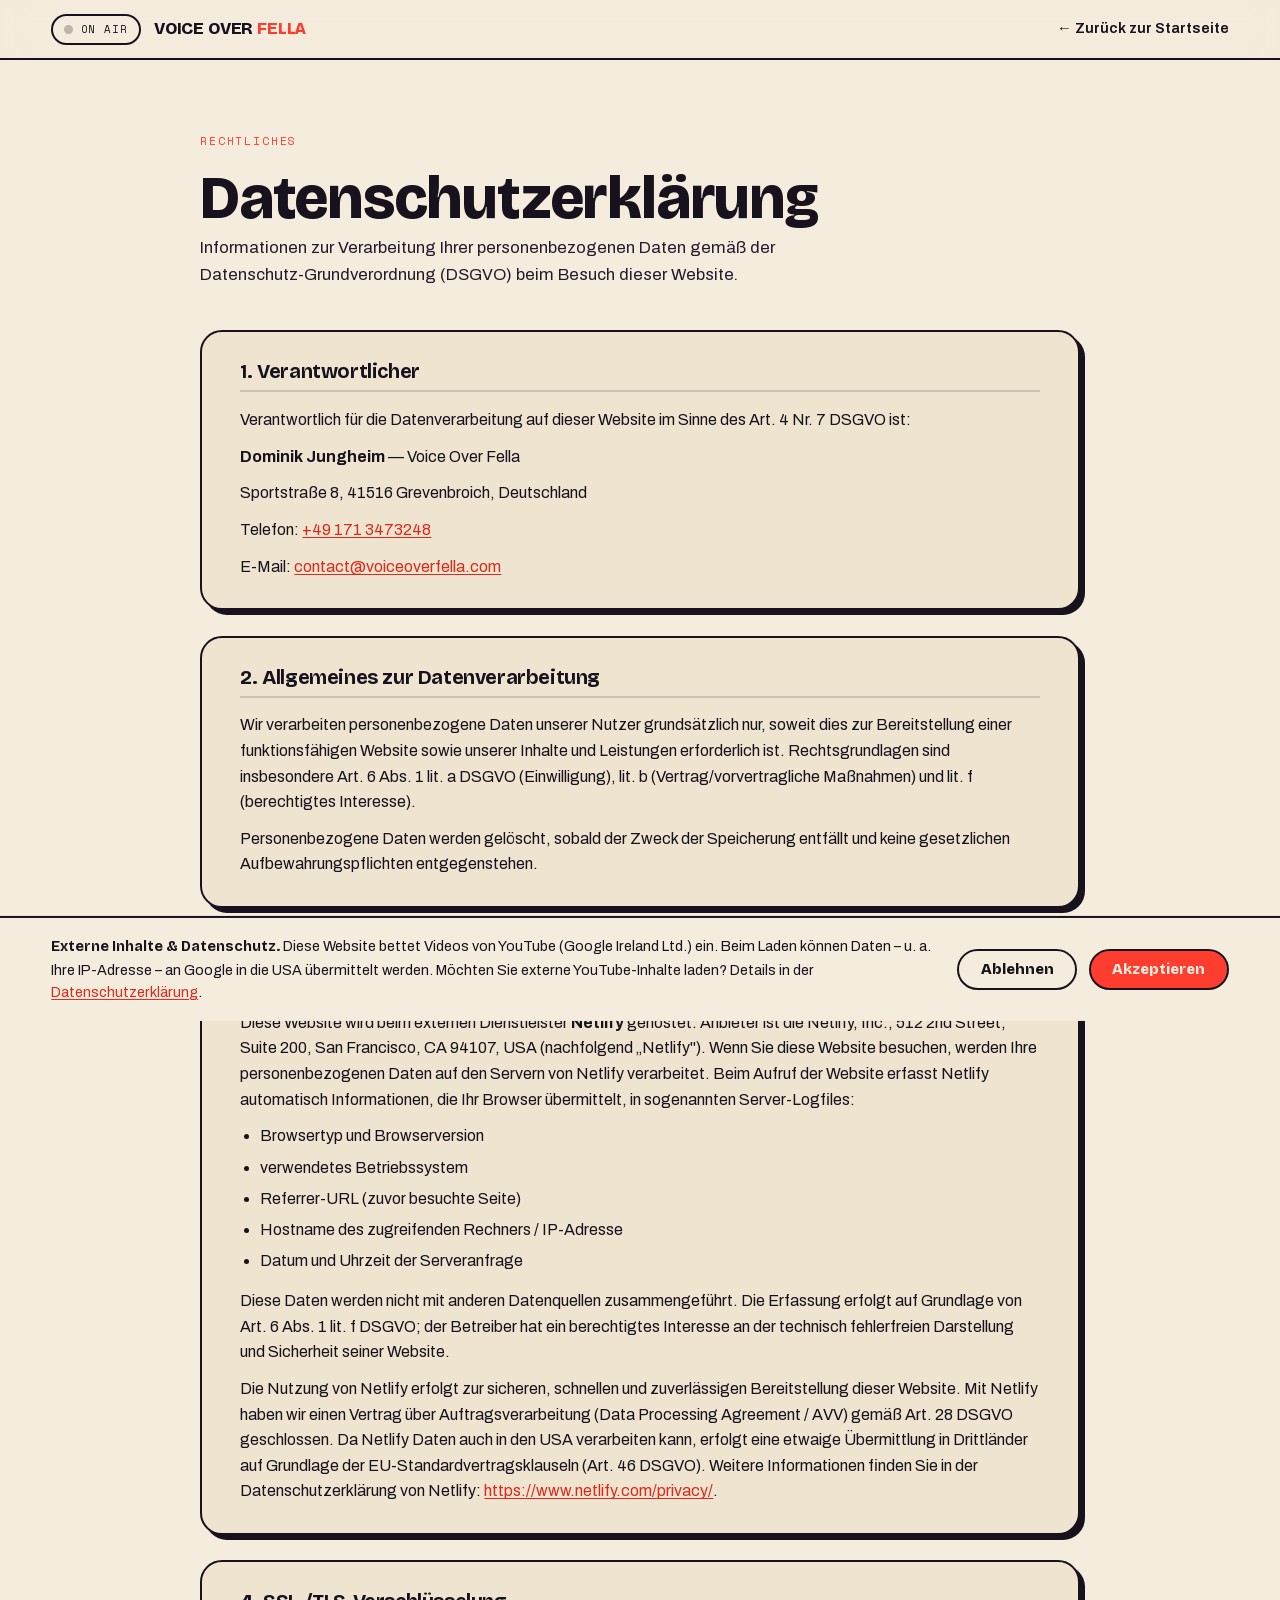
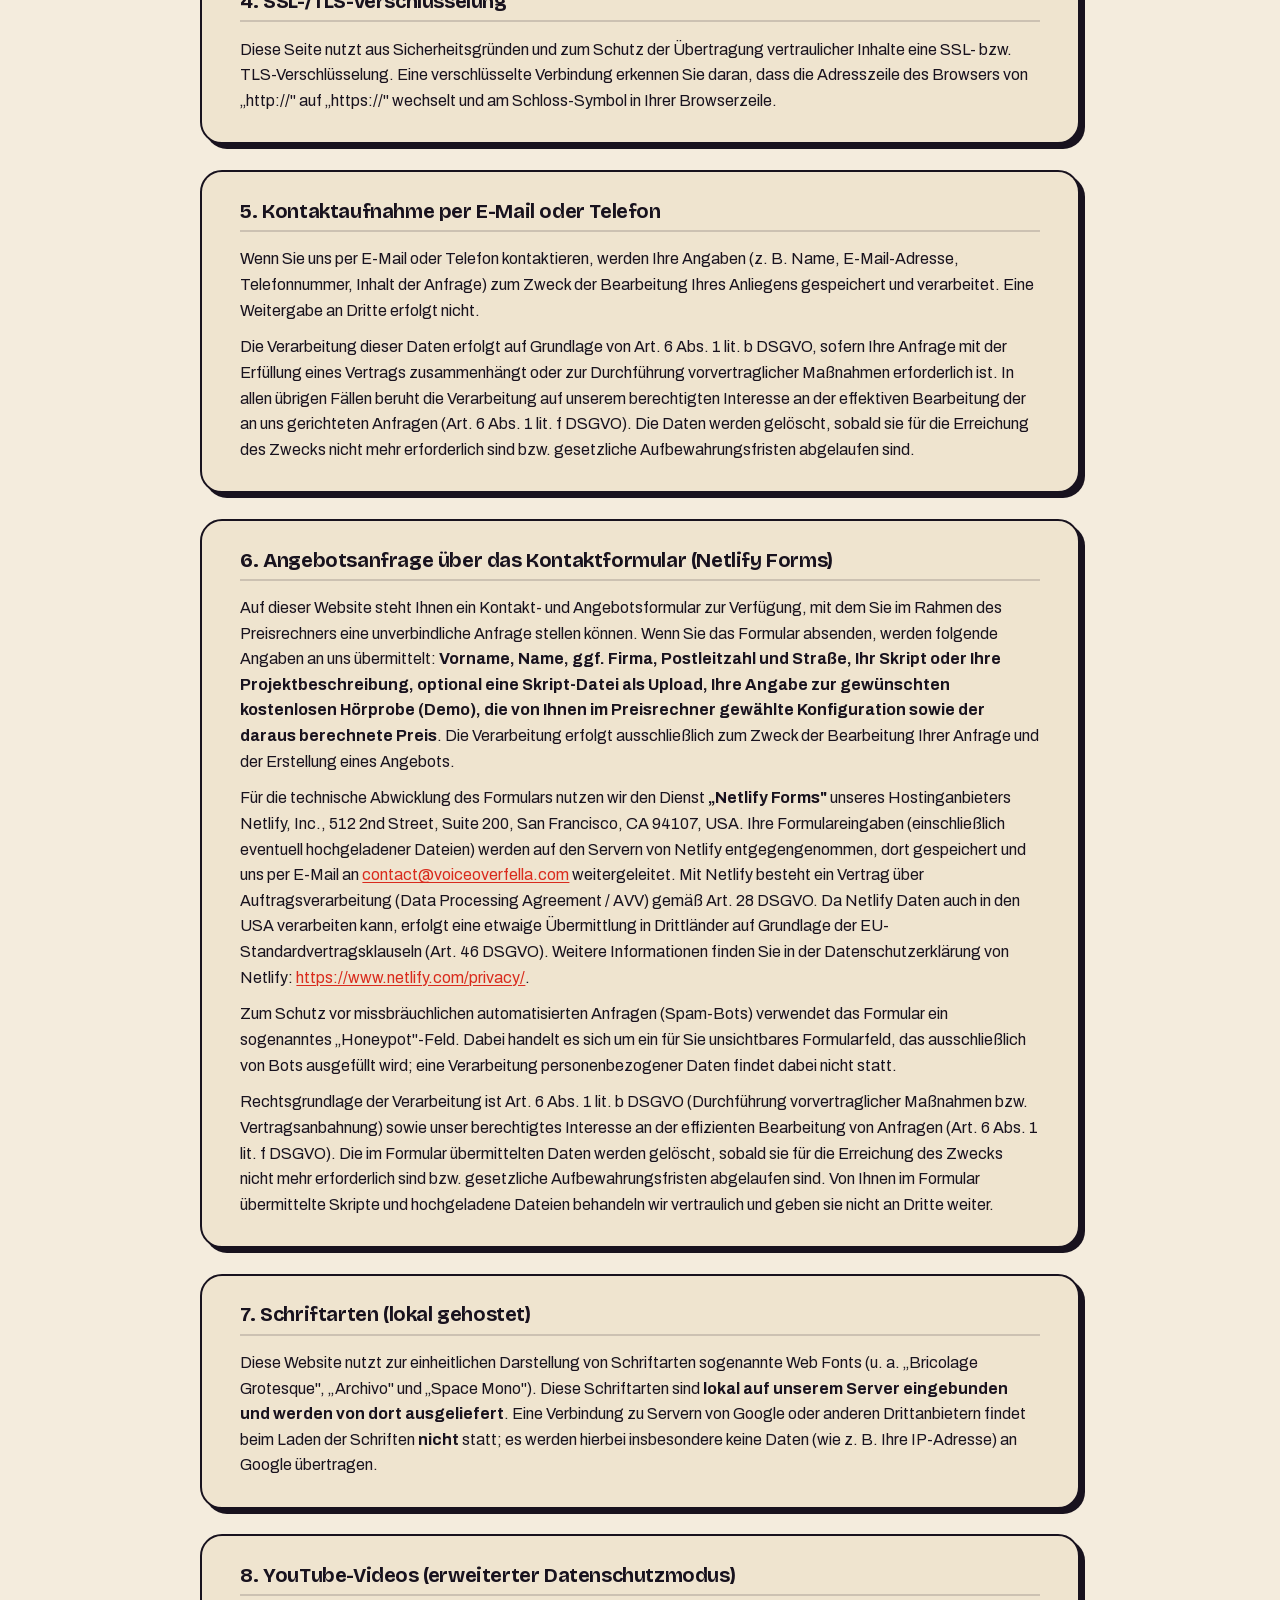
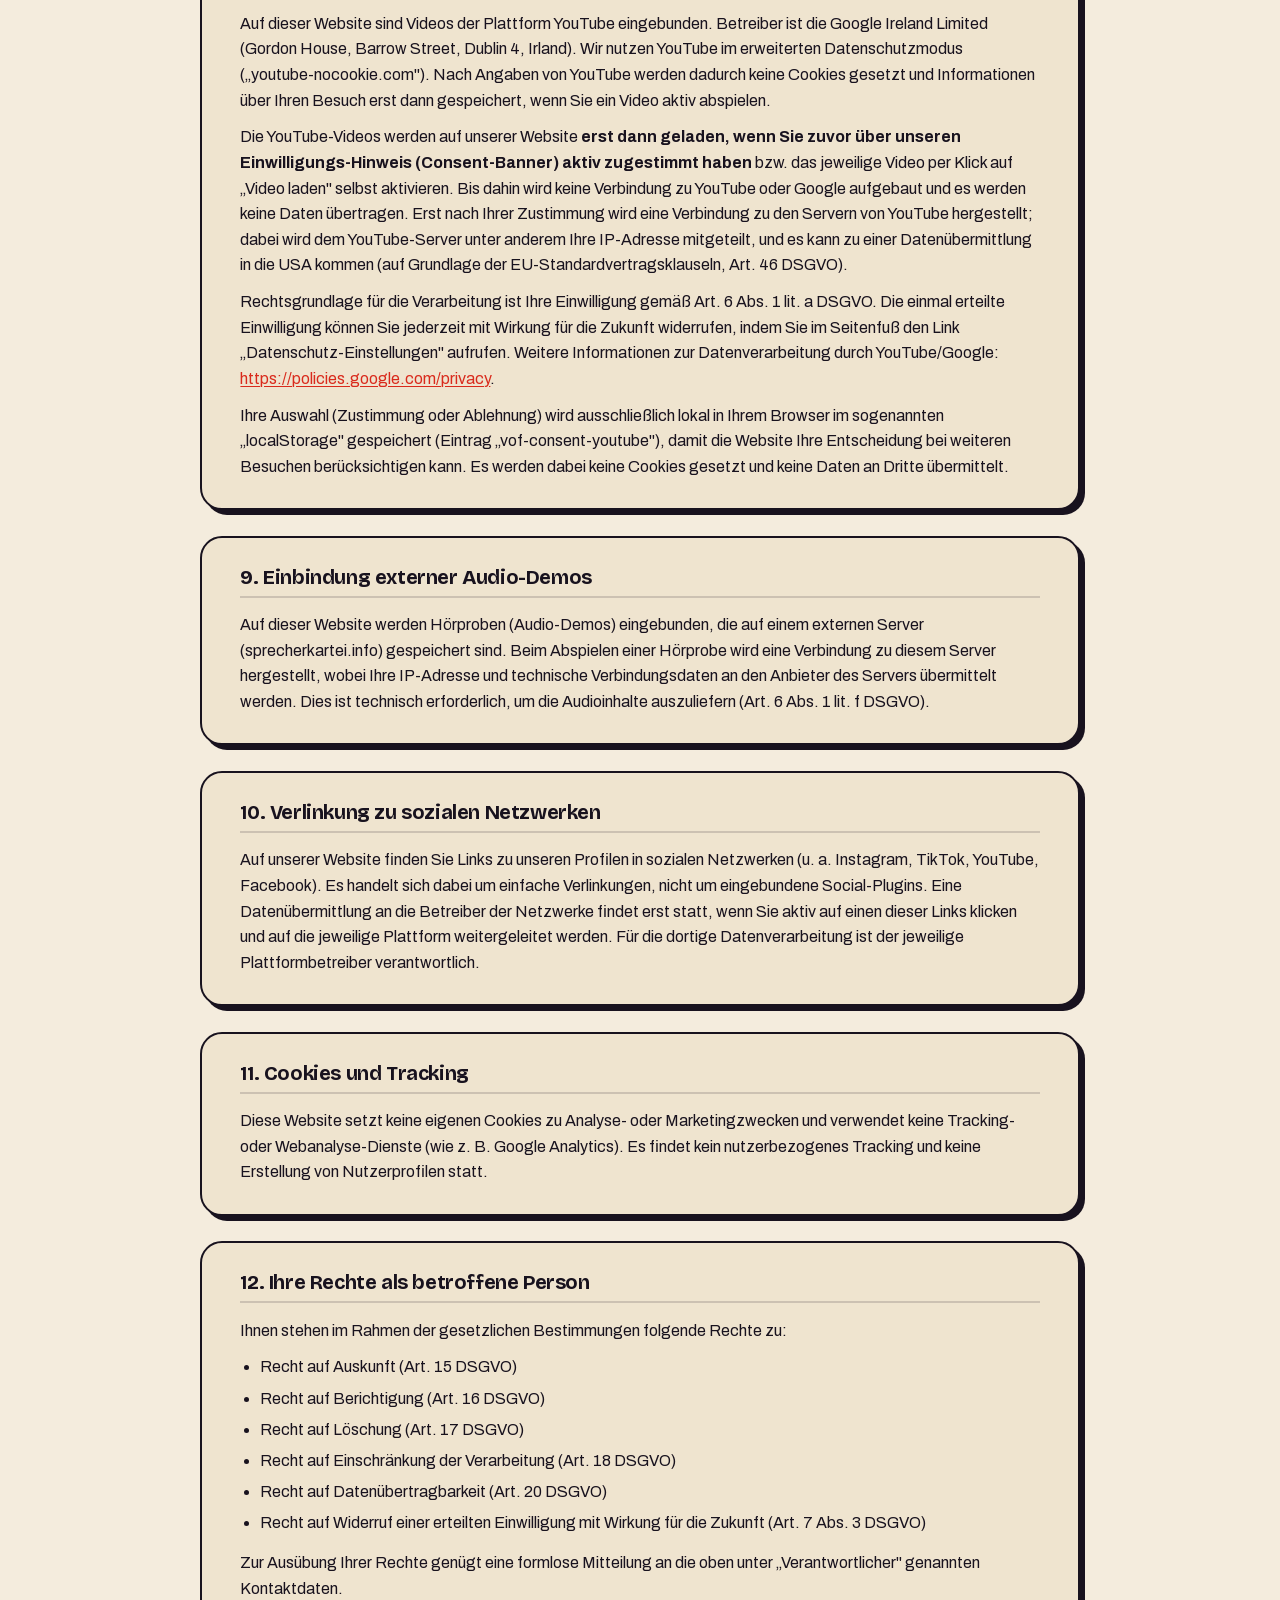
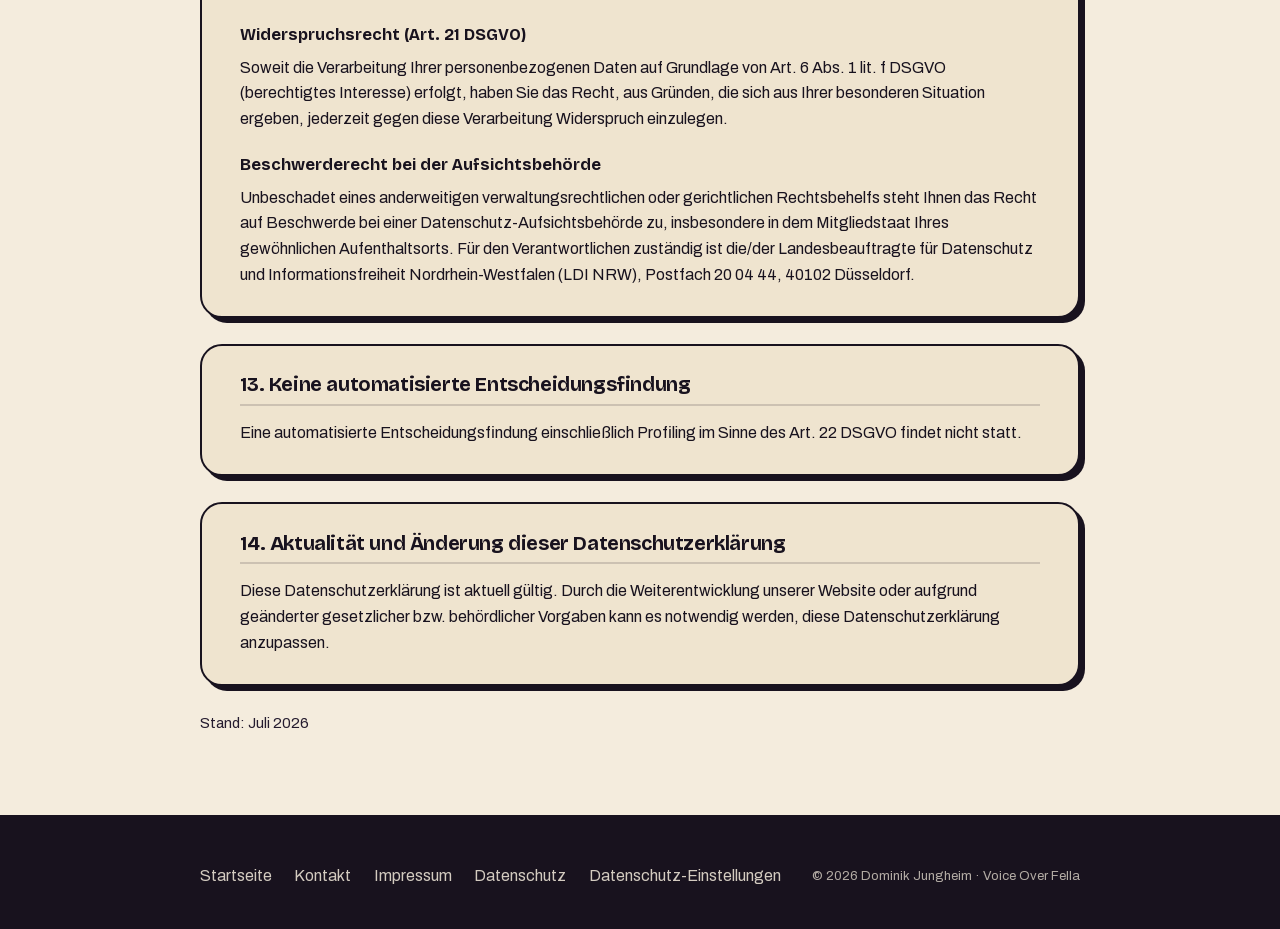
<file: datenschutz.html>
<!DOCTYPE html>
<html lang="de">
<head>
<meta charset="UTF-8">
<meta name="viewport" content="width=device-width, initial-scale=1">
<title>Datenschutzerklärung — Voice Over Fella | Dominik Jungheim</title>
<meta name="description" content="Datenschutzerklärung von Voice Over Fella – Dominik Jungheim. Informationen zur Verarbeitung personenbezogener Daten nach DSGVO.">
<meta name="robots" content="index, follow">
<link rel="canonical" href="https://voiceoverfella.de/datenschutz.html">
<meta name="theme-color" content="#18121E">
<link rel="icon" href="favicon.svg" type="image/svg+xml">
<link rel="apple-touch-icon" href="apple-touch-icon.png">
<!-- Schriften lokal gehostet (kein externer Google-Fonts-Aufruf) -->
<link href="fonts/fonts.css" rel="stylesheet">
<style>
:root{
  --paper:#F4ECDD;
  --paper-soft:#EFE4CF;
  --ink:#18121E;
  --ink-soft:#241B2E;
  --red:#FF3D2E;
  --red-deep:#D92A1C;
  --amber:#FFB52E;
  --line:rgba(24,18,30,.16);
  --line-light:rgba(244,236,221,.18);
  --display:"Bricolage Grotesque", sans-serif;
  --body:"Archivo", sans-serif;
  --mono:"Space Mono", monospace;
  --radius:22px;
}
*{margin:0;padding:0;box-sizing:border-box}
html{scroll-behavior:smooth}
body{
  font-family:var(--body);
  background:var(--paper);
  color:var(--ink);
  line-height:1.6;
  overflow-x:hidden;
}
::selection{background:var(--red);color:var(--paper)}
a{color:inherit}
h1,h2{font-family:var(--display);line-height:1.02;letter-spacing:-.02em}
.wrap{width:min(880px,92vw);margin:0 auto}
.mono{font-family:var(--mono);font-size:.72rem;letter-spacing:.16em;text-transform:uppercase}

/* ============ NAV ============ */
nav{
  position:sticky;top:0;z-index:100;
  background:rgba(244,236,221,.9);backdrop-filter:blur(14px);
  border-bottom:2px solid var(--ink);
}
.nav-inner{display:flex;align-items:center;justify-content:space-between;gap:1rem;padding:.85rem 0;width:min(1240px,92vw);margin:0 auto}
.brand{display:flex;align-items:center;gap:.8rem;text-decoration:none}
.onair{
  display:flex;align-items:center;gap:.45rem;
  font-family:var(--mono);font-size:.66rem;letter-spacing:.18em;
  border:2px solid var(--ink);border-radius:999px;padding:.32rem .7rem;
  background:var(--paper);
}
.onair .dot{width:9px;height:9px;border-radius:50%;background:rgba(24,18,30,.25)}
.brand-name{font-family:var(--display);font-weight:800;font-size:1.05rem;letter-spacing:-.01em}
.brand-name span{color:var(--red)}
.back{display:inline-flex;align-items:center;gap:.5rem;font-weight:600;font-size:.92rem;text-decoration:none}
.back:hover{color:var(--red-deep)}

/* ============ CONTENT ============ */
.page{padding:4.5rem 0 5rem}
.eyebrow{color:var(--red);margin-bottom:1rem}
h1{font-size:clamp(2.2rem,6.5vw,3.8rem);font-weight:800;margin-bottom:.4rem}
.lead{font-size:1.05rem;color:var(--ink-soft);margin-bottom:2.6rem;max-width:60ch}
.card{
  background:var(--paper-soft);
  border:2px solid var(--ink);
  border-radius:var(--radius);
  box-shadow:5px 5px 0 var(--ink);
  padding:1.8rem clamp(1.3rem,4vw,2.4rem);
  margin-bottom:1.6rem;
}
h2{font-size:1.25rem;font-weight:700;margin-bottom:.9rem;padding-bottom:.55rem;border-bottom:2px solid var(--line)}
h3{font-family:var(--display);font-size:1.02rem;font-weight:700;margin:1.3rem 0 .4rem}
.card p{margin-bottom:.7rem}
.card p:last-child{margin-bottom:0}
.card ul{margin:.3rem 0 .9rem 1.2rem}
.card li{margin-bottom:.35rem}
address{font-style:normal}
strong{font-weight:700}
.card a{color:var(--red-deep);text-decoration:underline;text-underline-offset:2px;word-break:break-word}
.card a:hover{color:var(--ink)}
.muted{color:var(--ink-soft);font-size:.92rem}
.todo{background:#FFE9B0;border:2px dashed var(--red-deep);border-radius:12px;padding:.5rem .8rem;font-size:.9rem;display:inline-block;color:var(--ink)}

/* ============ CONSENT-BANNER ============ */
.consent{position:fixed;left:0;right:0;bottom:0;z-index:2000;transform:translateY(115%);transition:transform .4s cubic-bezier(.2,.7,.2,1);background:var(--paper);border-top:2px solid var(--ink)}
.consent.show{transform:none}
.consent-inner{width:min(1240px,92vw);margin:0 auto;padding:1.1rem 0;display:flex;flex-wrap:wrap;align-items:center;gap:.9rem 1.4rem;justify-content:space-between}
.consent-text{flex:1 1 380px;font-size:.9rem;line-height:1.55}
.consent-text strong{font-family:var(--display)}
.consent-text a{color:var(--red-deep);text-decoration:underline;text-underline-offset:2px}
.consent-actions{display:flex;gap:.7rem;flex-wrap:wrap}
.consent-btn{font-family:var(--display);font-weight:800;font-size:.92rem;padding:.6rem 1.35rem;border-radius:999px;border:2px solid var(--ink);cursor:pointer;background:var(--paper);color:var(--ink);transition:.2s}
.consent-btn.accept{background:var(--red);color:var(--paper)}
.consent-btn.accept:hover{background:var(--red-deep)}
.consent-btn.decline:hover{background:var(--paper-soft)}
@media(max-width:560px){.consent-actions{width:100%}.consent-btn{flex:1}}

/* ============ FOOTER ============ */
footer{background:var(--ink);color:var(--paper);padding:3rem 0 2.5rem}
.foot-inner{display:flex;flex-wrap:wrap;gap:1rem;justify-content:space-between;align-items:center}
.foot-inner a{color:var(--paper);text-decoration:none;opacity:.85}
.foot-inner a:hover{opacity:1;color:var(--amber)}
.foot-links{display:flex;gap:1.4rem;flex-wrap:wrap}
.foot-bottom{margin-top:1.6rem;font-size:.82rem;opacity:.7}
</style>
</head>
<body>

<!-- ================= NAV ================= -->
<nav>
  <div class="nav-inner">
    <a class="brand" href="index.html">
      <span class="onair"><span class="dot"></span>ON AIR</span>
      <span class="brand-name">VOICE OVER <span>FELLA</span></span>
    </a>
    <a class="back" href="index.html">← Zurück zur Startseite</a>
  </div>
</nav>

<!-- ================= CONTENT ================= -->
<main class="page">
  <div class="wrap">
    <p class="mono eyebrow">Rechtliches</p>
    <h1>Datenschutzerklärung</h1>
    <p class="lead">Informationen zur Verarbeitung Ihrer personenbezogenen Daten gemäß der Datenschutz-Grundverordnung (DSGVO) beim Besuch dieser Website.</p>

    <section class="card">
      <h2>1. Verantwortlicher</h2>
      <p>Verantwortlich für die Datenverarbeitung auf dieser Website im Sinne des Art. 4 Nr. 7 DSGVO ist:</p>
      <address>
        <p><strong>Dominik Jungheim</strong> — Voice Over Fella</p>
        <p>Sportstraße 8, 41516 Grevenbroich, Deutschland</p>
        <p>Telefon: <a href="tel:+491713473248">+49 171 3473248</a></p>
        <p>E-Mail: <a href="mailto:contact@voiceoverfella.com">contact@voiceoverfella.com</a></p>
      </address>
    </section>

    <section class="card">
      <h2>2. Allgemeines zur Datenverarbeitung</h2>
      <p>Wir verarbeiten personenbezogene Daten unserer Nutzer grundsätzlich nur, soweit dies zur Bereitstellung einer funktionsfähigen Website sowie unserer Inhalte und Leistungen erforderlich ist. Rechtsgrundlagen sind insbesondere Art. 6 Abs. 1 lit. a DSGVO (Einwilligung), lit. b (Vertrag/vorvertragliche Maßnahmen) und lit. f (berechtigtes Interesse).</p>
      <p>Personenbezogene Daten werden gelöscht, sobald der Zweck der Speicherung entfällt und keine gesetzlichen Aufbewahrungspflichten entgegenstehen.</p>
    </section>

    <section class="card">
      <h2>3. Hosting und Server-Logfiles</h2>
      <p>Diese Website wird beim externen Dienstleister <strong>Netlify</strong> gehostet. Anbieter ist die Netlify, Inc., 512 2nd Street, Suite 200, San Francisco, CA 94107, USA (nachfolgend „Netlify"). Wenn Sie diese Website besuchen, werden Ihre personenbezogenen Daten auf den Servern von Netlify verarbeitet. Beim Aufruf der Website erfasst Netlify automatisch Informationen, die Ihr Browser übermittelt, in sogenannten Server-Logfiles:</p>
      <ul>
        <li>Browsertyp und Browserversion</li>
        <li>verwendetes Betriebssystem</li>
        <li>Referrer-URL (zuvor besuchte Seite)</li>
        <li>Hostname des zugreifenden Rechners / IP-Adresse</li>
        <li>Datum und Uhrzeit der Serveranfrage</li>
      </ul>
      <p>Diese Daten werden nicht mit anderen Datenquellen zusammengeführt. Die Erfassung erfolgt auf Grundlage von Art. 6 Abs. 1 lit. f DSGVO; der Betreiber hat ein berechtigtes Interesse an der technisch fehlerfreien Darstellung und Sicherheit seiner Website.</p>
      <p>Die Nutzung von Netlify erfolgt zur sicheren, schnellen und zuverlässigen Bereitstellung dieser Website. Mit Netlify haben wir einen Vertrag über Auftragsverarbeitung (Data Processing Agreement / AVV) gemäß Art. 28 DSGVO geschlossen. Da Netlify Daten auch in den USA verarbeiten kann, erfolgt eine etwaige Übermittlung in Drittländer auf Grundlage der EU-Standardvertragsklauseln (Art. 46 DSGVO). Weitere Informationen finden Sie in der Datenschutzerklärung von Netlify: <a href="https://www.netlify.com/privacy/" target="_blank" rel="noopener">https://www.netlify.com/privacy/</a>.</p>
    </section>

    <section class="card">
      <h2>4. SSL-/TLS-Verschlüsselung</h2>
      <p>Diese Seite nutzt aus Sicherheitsgründen und zum Schutz der Übertragung vertraulicher Inhalte eine SSL- bzw. TLS-Verschlüsselung. Eine verschlüsselte Verbindung erkennen Sie daran, dass die Adresszeile des Browsers von „http://" auf „https://" wechselt und am Schloss-Symbol in Ihrer Browserzeile.</p>
    </section>

    <section class="card">
      <h2>5. Kontaktaufnahme per E-Mail oder Telefon</h2>
      <p>Wenn Sie uns per E-Mail oder Telefon kontaktieren, werden Ihre Angaben (z. B. Name, E-Mail-Adresse, Telefonnummer, Inhalt der Anfrage) zum Zweck der Bearbeitung Ihres Anliegens gespeichert und verarbeitet. Eine Weitergabe an Dritte erfolgt nicht.</p>
      <p>Die Verarbeitung dieser Daten erfolgt auf Grundlage von Art. 6 Abs. 1 lit. b DSGVO, sofern Ihre Anfrage mit der Erfüllung eines Vertrags zusammenhängt oder zur Durchführung vorvertraglicher Maßnahmen erforderlich ist. In allen übrigen Fällen beruht die Verarbeitung auf unserem berechtigten Interesse an der effektiven Bearbeitung der an uns gerichteten Anfragen (Art. 6 Abs. 1 lit. f DSGVO). Die Daten werden gelöscht, sobald sie für die Erreichung des Zwecks nicht mehr erforderlich sind bzw. gesetzliche Aufbewahrungsfristen abgelaufen sind.</p>
    </section>

    <section class="card">
      <h2>6. Angebotsanfrage über das Kontaktformular (Netlify Forms)</h2>
      <p>Auf dieser Website steht Ihnen ein Kontakt- und Angebotsformular zur Verfügung, mit dem Sie im Rahmen des Preisrechners eine unverbindliche Anfrage stellen können. Wenn Sie das Formular absenden, werden folgende Angaben an uns übermittelt: <strong>Vorname, Name, ggf. Firma, Postleitzahl und Straße, Ihr Skript oder Ihre Projektbeschreibung, optional eine Skript-Datei als Upload, Ihre Angabe zur gewünschten kostenlosen Hörprobe (Demo), die von Ihnen im Preisrechner gewählte Konfiguration sowie der daraus berechnete Preis</strong>. Die Verarbeitung erfolgt ausschließlich zum Zweck der Bearbeitung Ihrer Anfrage und der Erstellung eines Angebots.</p>
      <p>Für die technische Abwicklung des Formulars nutzen wir den Dienst <strong>„Netlify Forms"</strong> unseres Hostinganbieters Netlify, Inc., 512 2nd Street, Suite 200, San Francisco, CA 94107, USA. Ihre Formulareingaben (einschließlich eventuell hochgeladener Dateien) werden auf den Servern von Netlify entgegengenommen, dort gespeichert und uns per E-Mail an <a href="mailto:contact@voiceoverfella.com">contact@voiceoverfella.com</a> weitergeleitet. Mit Netlify besteht ein Vertrag über Auftragsverarbeitung (Data Processing Agreement / AVV) gemäß Art. 28 DSGVO. Da Netlify Daten auch in den USA verarbeiten kann, erfolgt eine etwaige Übermittlung in Drittländer auf Grundlage der EU-Standardvertragsklauseln (Art. 46 DSGVO). Weitere Informationen finden Sie in der Datenschutzerklärung von Netlify: <a href="https://www.netlify.com/privacy/" target="_blank" rel="noopener">https://www.netlify.com/privacy/</a>.</p>
      <p>Zum Schutz vor missbräuchlichen automatisierten Anfragen (Spam-Bots) verwendet das Formular ein sogenanntes „Honeypot"-Feld. Dabei handelt es sich um ein für Sie unsichtbares Formularfeld, das ausschließlich von Bots ausgefüllt wird; eine Verarbeitung personenbezogener Daten findet dabei nicht statt.</p>
      <p>Rechtsgrundlage der Verarbeitung ist Art. 6 Abs. 1 lit. b DSGVO (Durchführung vorvertraglicher Maßnahmen bzw. Vertragsanbahnung) sowie unser berechtigtes Interesse an der effizienten Bearbeitung von Anfragen (Art. 6 Abs. 1 lit. f DSGVO). Die im Formular übermittelten Daten werden gelöscht, sobald sie für die Erreichung des Zwecks nicht mehr erforderlich sind bzw. gesetzliche Aufbewahrungsfristen abgelaufen sind. Von Ihnen im Formular übermittelte Skripte und hochgeladene Dateien behandeln wir vertraulich und geben sie nicht an Dritte weiter.</p>
    </section>

    <section class="card">
      <h2>7. Schriftarten (lokal gehostet)</h2>
      <p>Diese Website nutzt zur einheitlichen Darstellung von Schriftarten sogenannte Web Fonts (u. a. „Bricolage Grotesque", „Archivo" und „Space Mono"). Diese Schriftarten sind <strong>lokal auf unserem Server eingebunden und werden von dort ausgeliefert</strong>. Eine Verbindung zu Servern von Google oder anderen Drittanbietern findet beim Laden der Schriften <strong>nicht</strong> statt; es werden hierbei insbesondere keine Daten (wie z. B. Ihre IP-Adresse) an Google übertragen.</p>
    </section>

    <section class="card">
      <h2>8. YouTube-Videos (erweiterter Datenschutzmodus)</h2>
      <p>Auf dieser Website sind Videos der Plattform YouTube eingebunden. Betreiber ist die Google Ireland Limited (Gordon House, Barrow Street, Dublin 4, Irland). Wir nutzen YouTube im erweiterten Datenschutzmodus („youtube-nocookie.com"). Nach Angaben von YouTube werden dadurch keine Cookies gesetzt und Informationen über Ihren Besuch erst dann gespeichert, wenn Sie ein Video aktiv abspielen.</p>
      <p>Die YouTube-Videos werden auf unserer Website <strong>erst dann geladen, wenn Sie zuvor über unseren Einwilligungs-Hinweis (Consent-Banner) aktiv zugestimmt haben</strong> bzw. das jeweilige Video per Klick auf „Video laden" selbst aktivieren. Bis dahin wird keine Verbindung zu YouTube oder Google aufgebaut und es werden keine Daten übertragen. Erst nach Ihrer Zustimmung wird eine Verbindung zu den Servern von YouTube hergestellt; dabei wird dem YouTube-Server unter anderem Ihre IP-Adresse mitgeteilt, und es kann zu einer Datenübermittlung in die USA kommen (auf Grundlage der EU-Standardvertragsklauseln, Art. 46 DSGVO).</p>
      <p>Rechtsgrundlage für die Verarbeitung ist Ihre Einwilligung gemäß Art. 6 Abs. 1 lit. a DSGVO. Die einmal erteilte Einwilligung können Sie jederzeit mit Wirkung für die Zukunft widerrufen, indem Sie im Seitenfuß den Link „Datenschutz-Einstellungen" aufrufen. Weitere Informationen zur Datenverarbeitung durch YouTube/Google: <a href="https://policies.google.com/privacy" target="_blank" rel="noopener">https://policies.google.com/privacy</a>.</p>
      <p>Ihre Auswahl (Zustimmung oder Ablehnung) wird ausschließlich lokal in Ihrem Browser im sogenannten „localStorage" gespeichert (Eintrag „vof-consent-youtube"), damit die Website Ihre Entscheidung bei weiteren Besuchen berücksichtigen kann. Es werden dabei keine Cookies gesetzt und keine Daten an Dritte übermittelt.</p>
    </section>

    <section class="card">
      <h2>9. Einbindung externer Audio-Demos</h2>
      <p>Auf dieser Website werden Hörproben (Audio-Demos) eingebunden, die auf einem externen Server (sprecherkartei.info) gespeichert sind. Beim Abspielen einer Hörprobe wird eine Verbindung zu diesem Server hergestellt, wobei Ihre IP-Adresse und technische Verbindungsdaten an den Anbieter des Servers übermittelt werden. Dies ist technisch erforderlich, um die Audioinhalte auszuliefern (Art. 6 Abs. 1 lit. f DSGVO).</p>
    </section>

    <section class="card">
      <h2>10. Verlinkung zu sozialen Netzwerken</h2>
      <p>Auf unserer Website finden Sie Links zu unseren Profilen in sozialen Netzwerken (u. a. Instagram, TikTok, YouTube, Facebook). Es handelt sich dabei um einfache Verlinkungen, nicht um eingebundene Social-Plugins. Eine Datenübermittlung an die Betreiber der Netzwerke findet erst statt, wenn Sie aktiv auf einen dieser Links klicken und auf die jeweilige Plattform weitergeleitet werden. Für die dortige Datenverarbeitung ist der jeweilige Plattformbetreiber verantwortlich.</p>
    </section>

    <section class="card">
      <h2>11. Cookies und Tracking</h2>
      <p>Diese Website setzt keine eigenen Cookies zu Analyse- oder Marketingzwecken und verwendet keine Tracking- oder Webanalyse-Dienste (wie z. B. Google Analytics). Es findet kein nutzerbezogenes Tracking und keine Erstellung von Nutzerprofilen statt.</p>
    </section>

    <section class="card">
      <h2>12. Ihre Rechte als betroffene Person</h2>
      <p>Ihnen stehen im Rahmen der gesetzlichen Bestimmungen folgende Rechte zu:</p>
      <ul>
        <li>Recht auf Auskunft (Art. 15 DSGVO)</li>
        <li>Recht auf Berichtigung (Art. 16 DSGVO)</li>
        <li>Recht auf Löschung (Art. 17 DSGVO)</li>
        <li>Recht auf Einschränkung der Verarbeitung (Art. 18 DSGVO)</li>
        <li>Recht auf Datenübertragbarkeit (Art. 20 DSGVO)</li>
        <li>Recht auf Widerruf einer erteilten Einwilligung mit Wirkung für die Zukunft (Art. 7 Abs. 3 DSGVO)</li>
      </ul>
      <p>Zur Ausübung Ihrer Rechte genügt eine formlose Mitteilung an die oben unter „Verantwortlicher" genannten Kontaktdaten.</p>
      <h3>Widerspruchsrecht (Art. 21 DSGVO)</h3>
      <p>Soweit die Verarbeitung Ihrer personenbezogenen Daten auf Grundlage von Art. 6 Abs. 1 lit. f DSGVO (berechtigtes Interesse) erfolgt, haben Sie das Recht, aus Gründen, die sich aus Ihrer besonderen Situation ergeben, jederzeit gegen diese Verarbeitung Widerspruch einzulegen.</p>
      <h3>Beschwerderecht bei der Aufsichtsbehörde</h3>
      <p>Unbeschadet eines anderweitigen verwaltungsrechtlichen oder gerichtlichen Rechtsbehelfs steht Ihnen das Recht auf Beschwerde bei einer Datenschutz-Aufsichtsbehörde zu, insbesondere in dem Mitgliedstaat Ihres gewöhnlichen Aufenthaltsorts. Für den Verantwortlichen zuständig ist die/der Landesbeauftragte für Datenschutz und Informationsfreiheit Nordrhein-Westfalen (LDI NRW), Postfach 20 04 44, 40102 Düsseldorf.</p>
    </section>

    <section class="card">
      <h2>13. Keine automatisierte Entscheidungsfindung</h2>
      <p>Eine automatisierte Entscheidungsfindung einschließlich Profiling im Sinne des Art. 22 DSGVO findet nicht statt.</p>
    </section>

    <section class="card">
      <h2>14. Aktualität und Änderung dieser Datenschutzerklärung</h2>
      <p>Diese Datenschutzerklärung ist aktuell gültig. Durch die Weiterentwicklung unserer Website oder aufgrund geänderter gesetzlicher bzw. behördlicher Vorgaben kann es notwendig werden, diese Datenschutzerklärung anzupassen.</p>
    </section>

    <p class="muted">Stand: Juli 2026</p>
  </div>
</main>

<!-- ================= FOOTER ================= -->
<footer>
  <div class="wrap foot-inner">
    <div class="foot-links">
      <a href="index.html">Startseite</a>
      <a href="index.html#kontakt">Kontakt</a>
      <a href="impressum.html">Impressum</a>
      <a href="datenschutz.html">Datenschutz</a>
      <a href="#" class="consent-reopen">Datenschutz-Einstellungen</a>
    </div>
    <div class="foot-bottom" style="margin:0">© 2026 Dominik Jungheim · Voice Over Fella</div>
  </div>
</footer>

<!-- ================= CONSENT-BANNER ================= -->
<div class="consent" id="consent" role="dialog" aria-live="polite" aria-label="Datenschutz-Einstellungen">
  <div class="consent-inner">
    <p class="consent-text"><strong>Externe Inhalte &amp; Datenschutz.</strong> Diese Website bettet Videos von YouTube (Google Ireland Ltd.) ein. Beim Laden können Daten – u.&nbsp;a. Ihre IP-Adresse – an Google in die USA übermittelt werden. Möchten Sie externe YouTube-Inhalte laden? Details in der <a href="datenschutz.html">Datenschutzerklärung</a>.</p>
    <div class="consent-actions">
      <button type="button" class="consent-btn decline" id="consent-decline">Ablehnen</button>
      <button type="button" class="consent-btn accept" id="consent-accept">Akzeptieren</button>
    </div>
  </div>
</div>

<script>
(function(){
  var KEY='vof-consent-youtube';
  var banner=document.getElementById('consent');
  function loadVideos(){
    document.querySelectorAll('iframe[data-src]').forEach(function(f){ if(!f.src){ f.src=f.getAttribute('data-src'); } });
    document.querySelectorAll('.video-ph').forEach(function(p){ p.style.display='none'; });
  }
  function show(){ if(banner) banner.classList.add('show'); }
  function hide(){ if(banner) banner.classList.remove('show'); }
  function accept(){ try{localStorage.setItem(KEY,'accepted');}catch(e){} loadVideos(); hide(); }
  function decline(){ try{localStorage.setItem(KEY,'declined');}catch(e){} hide(); }
  var choice=null; try{choice=localStorage.getItem(KEY);}catch(e){}
  if(choice==='accepted'){ loadVideos(); }
  else if(choice===null && document.querySelector('iframe[data-src]')){ show(); }
  var a=document.getElementById('consent-accept'); if(a) a.addEventListener('click',accept);
  var d=document.getElementById('consent-decline'); if(d) d.addEventListener('click',decline);
  document.querySelectorAll('.consent-reopen').forEach(function(el){ el.addEventListener('click',function(e){ e.preventDefault(); show(); }); });
  document.querySelectorAll('.video-ph-btn').forEach(function(b){ b.addEventListener('click',accept); });
})();
</script>

</body>
</html>
</file>
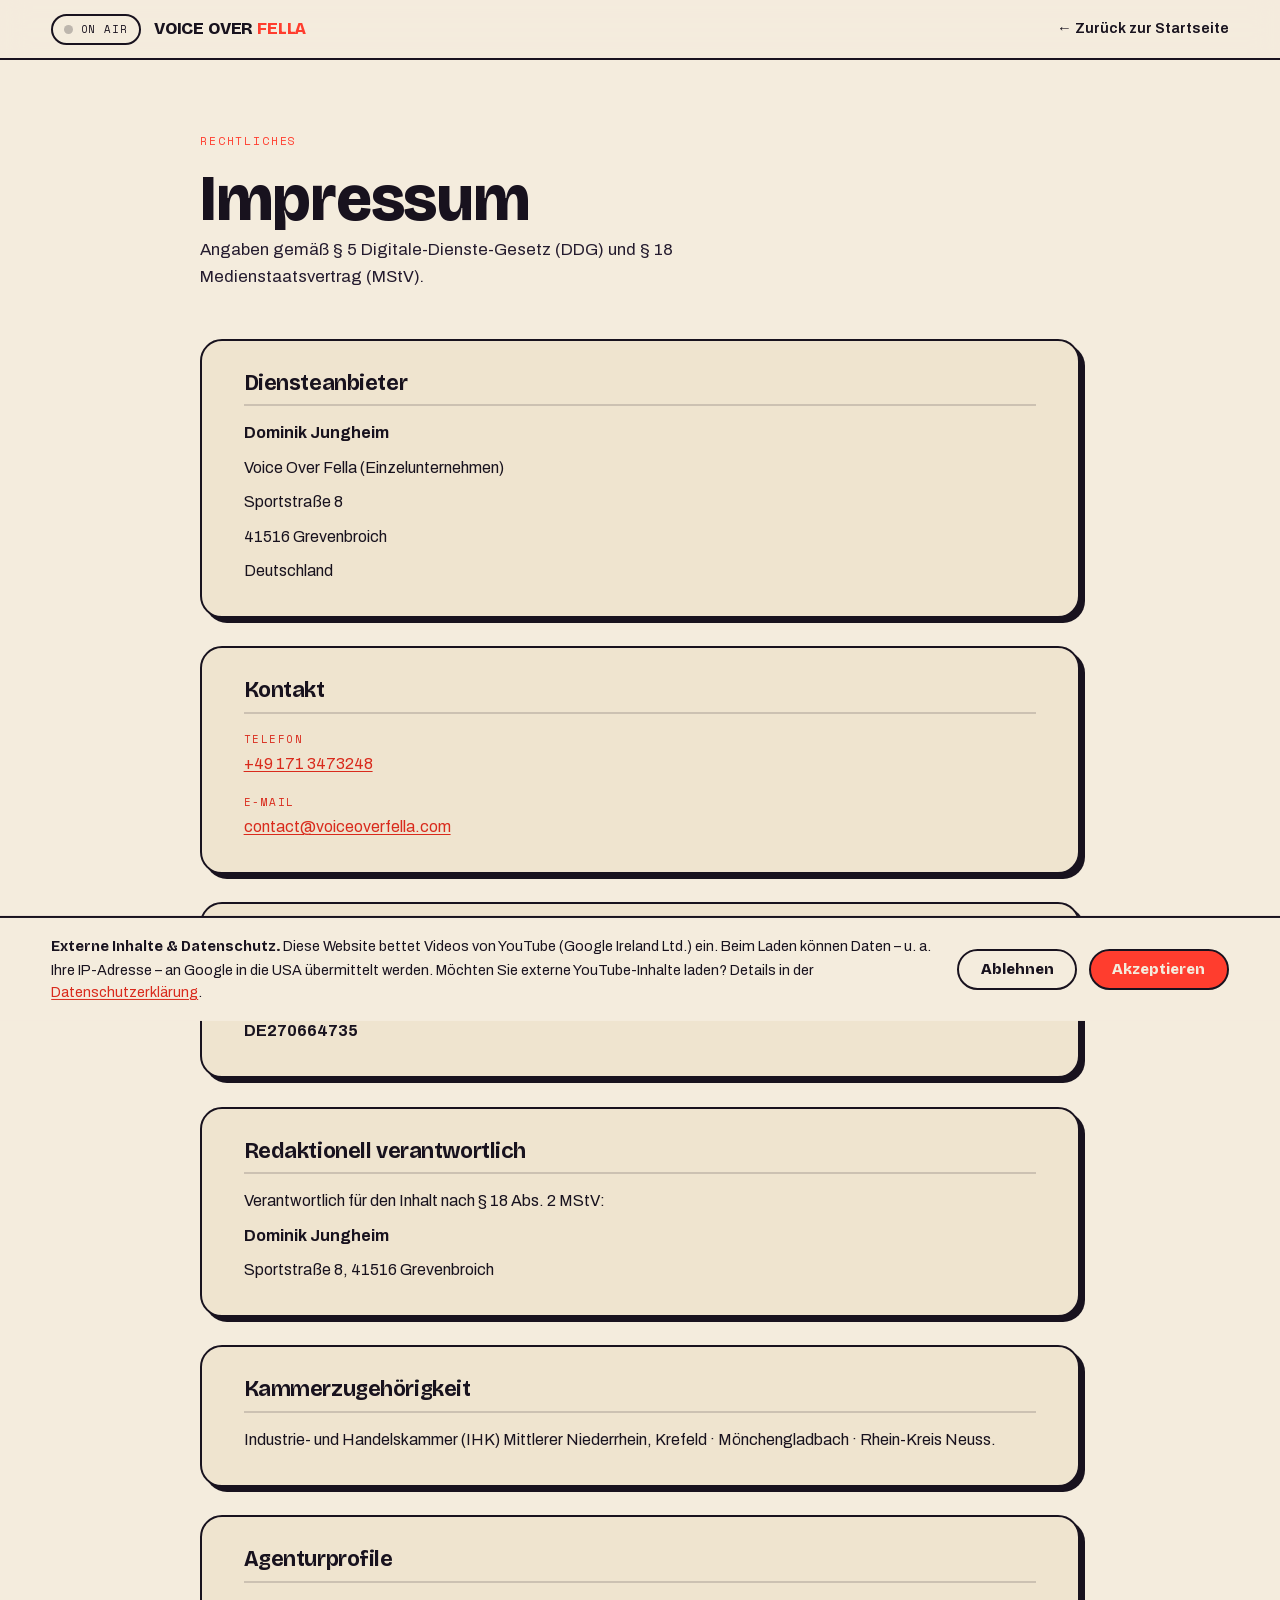
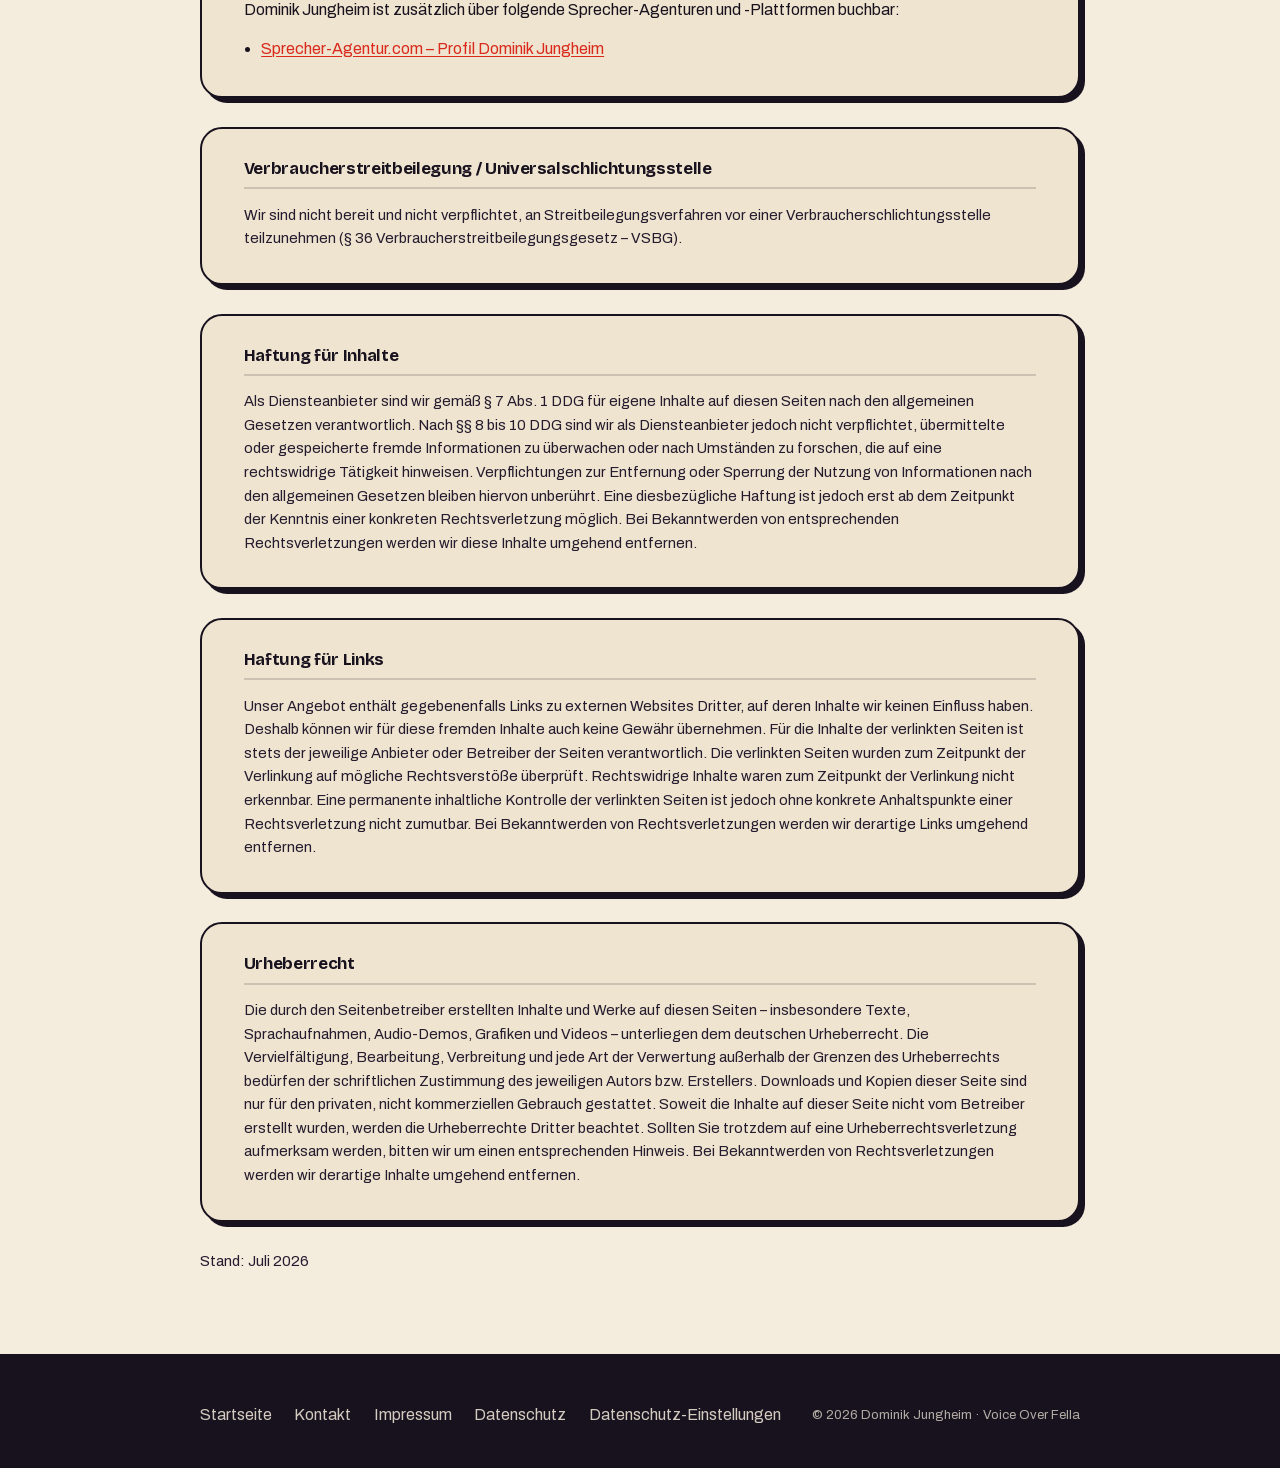
<file: impressum.html>
<!DOCTYPE html>
<html lang="de">
<head>
<meta charset="UTF-8">
<meta name="viewport" content="width=device-width, initial-scale=1">
<title>Impressum — Voice Over Fella | Dominik Jungheim</title>
<meta name="description" content="Impressum von Voice Over Fella – Dominik Jungheim, Sprecher aus Grevenbroich. Angaben gemäß § 5 DDG.">
<meta name="robots" content="index, follow">
<link rel="canonical" href="https://voiceoverfella.de/impressum.html">
<meta name="theme-color" content="#18121E">
<link rel="icon" href="favicon.svg" type="image/svg+xml">
<link rel="apple-touch-icon" href="apple-touch-icon.png">
<!-- Schriften lokal gehostet (kein externer Google-Fonts-Aufruf) -->
<link href="fonts/fonts.css" rel="stylesheet">
<style>
:root{
  --paper:#F4ECDD;
  --paper-soft:#EFE4CF;
  --ink:#18121E;
  --ink-soft:#241B2E;
  --red:#FF3D2E;
  --red-deep:#D92A1C;
  --amber:#FFB52E;
  --line:rgba(24,18,30,.16);
  --line-light:rgba(244,236,221,.18);
  --display:"Bricolage Grotesque", sans-serif;
  --body:"Archivo", sans-serif;
  --mono:"Space Mono", monospace;
  --radius:22px;
}
*{margin:0;padding:0;box-sizing:border-box}
html{scroll-behavior:smooth}
body{
  font-family:var(--body);
  background:var(--paper);
  color:var(--ink);
  line-height:1.6;
  overflow-x:hidden;
}
::selection{background:var(--red);color:var(--paper)}
a{color:inherit}
h1,h2{font-family:var(--display);line-height:1;letter-spacing:-.02em}
.wrap{width:min(880px,92vw);margin:0 auto}
.mono{font-family:var(--mono);font-size:.72rem;letter-spacing:.16em;text-transform:uppercase}

/* ============ NAV ============ */
nav{
  position:sticky;top:0;z-index:100;
  background:rgba(244,236,221,.9);backdrop-filter:blur(14px);
  border-bottom:2px solid var(--ink);
}
.nav-inner{display:flex;align-items:center;justify-content:space-between;gap:1rem;padding:.85rem 0;width:min(1240px,92vw);margin:0 auto}
.brand{display:flex;align-items:center;gap:.8rem;text-decoration:none}
.onair{
  display:flex;align-items:center;gap:.45rem;
  font-family:var(--mono);font-size:.66rem;letter-spacing:.18em;
  border:2px solid var(--ink);border-radius:999px;padding:.32rem .7rem;
  background:var(--paper);
}
.onair .dot{width:9px;height:9px;border-radius:50%;background:rgba(24,18,30,.25)}
.brand-name{font-family:var(--display);font-weight:800;font-size:1.05rem;letter-spacing:-.01em}
.brand-name span{color:var(--red)}
.back{
  display:inline-flex;align-items:center;gap:.5rem;
  font-weight:600;font-size:.92rem;text-decoration:none;
}
.back:hover{color:var(--red-deep)}

/* ============ CONTENT ============ */
.page{padding:4.5rem 0 5rem}
.eyebrow{color:var(--red);margin-bottom:1rem}
h1{font-size:clamp(2.4rem,7vw,4rem);font-weight:800;margin-bottom:.4rem}
.lead{font-size:1.05rem;color:var(--ink-soft);margin-bottom:3rem;max-width:56ch}
.card{
  background:var(--paper-soft);
  border:2px solid var(--ink);
  border-radius:var(--radius);
  box-shadow:5px 5px 0 var(--ink);
  padding:2rem clamp(1.3rem,4vw,2.6rem);
  margin-bottom:1.8rem;
}
h2{font-size:1.35rem;font-weight:700;margin-bottom:.9rem;padding-bottom:.6rem;border-bottom:2px solid var(--line)}
.card p{margin-bottom:.55rem}
.card p:last-child{margin-bottom:0}
address{font-style:normal}
.label{font-family:var(--mono);font-size:.68rem;letter-spacing:.14em;text-transform:uppercase;color:var(--red-deep);display:block;margin-top:1.1rem;margin-bottom:.15rem}
.label:first-child{margin-top:0}
strong{font-weight:700}
.card a{color:var(--red-deep);text-decoration:underline;text-underline-offset:2px;word-break:break-word}
.card a:hover{color:var(--ink)}
.muted{color:var(--ink-soft);font-size:.92rem}
.small-section h2{font-size:1.05rem}
.small-section p{font-size:.92rem;color:var(--ink-soft)}

/* ============ CONSENT-BANNER ============ */
.consent{position:fixed;left:0;right:0;bottom:0;z-index:2000;transform:translateY(115%);transition:transform .4s cubic-bezier(.2,.7,.2,1);background:var(--paper);border-top:2px solid var(--ink)}
.consent.show{transform:none}
.consent-inner{width:min(1240px,92vw);margin:0 auto;padding:1.1rem 0;display:flex;flex-wrap:wrap;align-items:center;gap:.9rem 1.4rem;justify-content:space-between}
.consent-text{flex:1 1 380px;font-size:.9rem;line-height:1.55}
.consent-text strong{font-family:var(--display)}
.consent-text a{color:var(--red-deep);text-decoration:underline;text-underline-offset:2px}
.consent-actions{display:flex;gap:.7rem;flex-wrap:wrap}
.consent-btn{font-family:var(--display);font-weight:800;font-size:.92rem;padding:.6rem 1.35rem;border-radius:999px;border:2px solid var(--ink);cursor:pointer;background:var(--paper);color:var(--ink);transition:.2s}
.consent-btn.accept{background:var(--red);color:var(--paper)}
.consent-btn.accept:hover{background:var(--red-deep)}
.consent-btn.decline:hover{background:var(--paper-soft)}
@media(max-width:560px){.consent-actions{width:100%}.consent-btn{flex:1}}

/* ============ FOOTER ============ */
footer{background:var(--ink);color:var(--paper);padding:3rem 0 2.5rem}
.foot-inner{display:flex;flex-wrap:wrap;gap:1rem;justify-content:space-between;align-items:center}
.foot-inner a{color:var(--paper);text-decoration:none;opacity:.85}
.foot-inner a:hover{opacity:1;color:var(--amber)}
.foot-links{display:flex;gap:1.4rem;flex-wrap:wrap}
.foot-bottom{margin-top:1.6rem;font-size:.82rem;opacity:.7}

@media (max-width:560px){
  .nav-links,.brand-name{font-size:.95rem}
}
</style>
</head>
<body>

<!-- ================= NAV ================= -->
<nav>
  <div class="nav-inner">
    <a class="brand" href="index.html">
      <span class="onair"><span class="dot"></span>ON AIR</span>
      <span class="brand-name">VOICE OVER <span>FELLA</span></span>
    </a>
    <a class="back" href="index.html">← Zurück zur Startseite</a>
  </div>
</nav>

<!-- ================= CONTENT ================= -->
<main class="page">
  <div class="wrap">
    <p class="mono eyebrow">Rechtliches</p>
    <h1>Impressum</h1>
    <p class="lead">Angaben gemäß § 5 Digitale-Dienste-Gesetz (DDG) und § 18 Medienstaatsvertrag (MStV).</p>

    <section class="card">
      <h2>Diensteanbieter</h2>
      <address>
        <p><strong>Dominik Jungheim</strong></p>
        <p>Voice Over Fella (Einzelunternehmen)</p>
        <p>Sportstraße 8</p>
        <p>41516 Grevenbroich</p>
        <p>Deutschland</p>
      </address>
    </section>

    <section class="card">
      <h2>Kontakt</h2>
      <span class="label">Telefon</span>
      <p><a href="tel:+491713473248">+49 171 3473248</a></p>
      <span class="label">E-Mail</span>
      <p><a href="mailto:contact@voiceoverfella.com">contact@voiceoverfella.com</a></p>
    </section>

    <section class="card">
      <h2>Umsatzsteuer-Identifikationsnummer</h2>
      <p>Umsatzsteuer-Identifikationsnummer gemäß § 27 a Umsatzsteuergesetz:</p>
      <p><strong>DE270664735</strong></p>
    </section>

    <section class="card">
      <h2>Redaktionell verantwortlich</h2>
      <p>Verantwortlich für den Inhalt nach § 18 Abs. 2 MStV:</p>
      <address>
        <p><strong>Dominik Jungheim</strong></p>
        <p>Sportstraße 8, 41516 Grevenbroich</p>
      </address>
    </section>

    <section class="card">
      <h2>Kammerzugehörigkeit</h2>
      <p>Industrie- und Handelskammer (IHK) Mittlerer Niederrhein, Krefeld · Mönchengladbach · Rhein-Kreis Neuss.</p>
    </section>

    <section class="card">
      <h2>Agenturprofile</h2>
      <p>Dominik Jungheim ist zusätzlich über folgende Sprecher-Agenturen und -Plattformen buchbar:</p>
      <ul style="margin:.7rem 0 0 1.1rem;line-height:1.9">
        <li><a href="https://sprecher-agentur.com/sprecher/10246" target="_blank" rel="noopener">Sprecher-Agentur.com – Profil Dominik Jungheim</a></li>
      </ul>
    </section>

    <section class="card small-section">
      <h2>Verbraucherstreitbeilegung / Universalschlichtungsstelle</h2>
      <p>Wir sind nicht bereit und nicht verpflichtet, an Streitbeilegungsverfahren vor einer Verbraucherschlichtungsstelle teilzunehmen (§ 36 Verbraucherstreitbeilegungsgesetz – VSBG).</p>
    </section>

    <section class="card small-section">
      <h2>Haftung für Inhalte</h2>
      <p>Als Diensteanbieter sind wir gemäß § 7 Abs. 1 DDG für eigene Inhalte auf diesen Seiten nach den allgemeinen Gesetzen verantwortlich. Nach §§ 8 bis 10 DDG sind wir als Diensteanbieter jedoch nicht verpflichtet, übermittelte oder gespeicherte fremde Informationen zu überwachen oder nach Umständen zu forschen, die auf eine rechtswidrige Tätigkeit hinweisen. Verpflichtungen zur Entfernung oder Sperrung der Nutzung von Informationen nach den allgemeinen Gesetzen bleiben hiervon unberührt. Eine diesbezügliche Haftung ist jedoch erst ab dem Zeitpunkt der Kenntnis einer konkreten Rechtsverletzung möglich. Bei Bekanntwerden von entsprechenden Rechtsverletzungen werden wir diese Inhalte umgehend entfernen.</p>
    </section>

    <section class="card small-section">
      <h2>Haftung für Links</h2>
      <p>Unser Angebot enthält gegebenenfalls Links zu externen Websites Dritter, auf deren Inhalte wir keinen Einfluss haben. Deshalb können wir für diese fremden Inhalte auch keine Gewähr übernehmen. Für die Inhalte der verlinkten Seiten ist stets der jeweilige Anbieter oder Betreiber der Seiten verantwortlich. Die verlinkten Seiten wurden zum Zeitpunkt der Verlinkung auf mögliche Rechtsverstöße überprüft. Rechtswidrige Inhalte waren zum Zeitpunkt der Verlinkung nicht erkennbar. Eine permanente inhaltliche Kontrolle der verlinkten Seiten ist jedoch ohne konkrete Anhaltspunkte einer Rechtsverletzung nicht zumutbar. Bei Bekanntwerden von Rechtsverletzungen werden wir derartige Links umgehend entfernen.</p>
    </section>

    <section class="card small-section">
      <h2>Urheberrecht</h2>
      <p>Die durch den Seitenbetreiber erstellten Inhalte und Werke auf diesen Seiten – insbesondere Texte, Sprachaufnahmen, Audio-Demos, Grafiken und Videos – unterliegen dem deutschen Urheberrecht. Die Vervielfältigung, Bearbeitung, Verbreitung und jede Art der Verwertung außerhalb der Grenzen des Urheberrechts bedürfen der schriftlichen Zustimmung des jeweiligen Autors bzw. Erstellers. Downloads und Kopien dieser Seite sind nur für den privaten, nicht kommerziellen Gebrauch gestattet. Soweit die Inhalte auf dieser Seite nicht vom Betreiber erstellt wurden, werden die Urheberrechte Dritter beachtet. Sollten Sie trotzdem auf eine Urheberrechtsverletzung aufmerksam werden, bitten wir um einen entsprechenden Hinweis. Bei Bekanntwerden von Rechtsverletzungen werden wir derartige Inhalte umgehend entfernen.</p>
    </section>

    <p class="muted">Stand: Juli 2026</p>
  </div>
</main>

<!-- ================= FOOTER ================= -->
<footer>
  <div class="wrap foot-inner">
    <div class="foot-links">
      <a href="index.html">Startseite</a>
      <a href="index.html#kontakt">Kontakt</a>
      <a href="impressum.html">Impressum</a>
      <a href="datenschutz.html">Datenschutz</a>
      <a href="#" class="consent-reopen">Datenschutz-Einstellungen</a>
    </div>
    <div class="foot-bottom" style="margin:0">© 2026 Dominik Jungheim · Voice Over Fella</div>
  </div>
</footer>

<!-- ================= CONSENT-BANNER ================= -->
<div class="consent" id="consent" role="dialog" aria-live="polite" aria-label="Datenschutz-Einstellungen">
  <div class="consent-inner">
    <p class="consent-text"><strong>Externe Inhalte &amp; Datenschutz.</strong> Diese Website bettet Videos von YouTube (Google Ireland Ltd.) ein. Beim Laden können Daten – u.&nbsp;a. Ihre IP-Adresse – an Google in die USA übermittelt werden. Möchten Sie externe YouTube-Inhalte laden? Details in der <a href="datenschutz.html">Datenschutzerklärung</a>.</p>
    <div class="consent-actions">
      <button type="button" class="consent-btn decline" id="consent-decline">Ablehnen</button>
      <button type="button" class="consent-btn accept" id="consent-accept">Akzeptieren</button>
    </div>
  </div>
</div>

<script>
(function(){
  var KEY='vof-consent-youtube';
  var banner=document.getElementById('consent');
  function loadVideos(){
    document.querySelectorAll('iframe[data-src]').forEach(function(f){ if(!f.src){ f.src=f.getAttribute('data-src'); } });
    document.querySelectorAll('.video-ph').forEach(function(p){ p.style.display='none'; });
  }
  function show(){ if(banner) banner.classList.add('show'); }
  function hide(){ if(banner) banner.classList.remove('show'); }
  function accept(){ try{localStorage.setItem(KEY,'accepted');}catch(e){} loadVideos(); hide(); }
  function decline(){ try{localStorage.setItem(KEY,'declined');}catch(e){} hide(); }
  var choice=null; try{choice=localStorage.getItem(KEY);}catch(e){}
  if(choice==='accepted'){ loadVideos(); }
  else if(choice===null && document.querySelector('iframe[data-src]')){ show(); }
  var a=document.getElementById('consent-accept'); if(a) a.addEventListener('click',accept);
  var d=document.getElementById('consent-decline'); if(d) d.addEventListener('click',decline);
  document.querySelectorAll('.consent-reopen').forEach(function(el){ el.addEventListener('click',function(e){ e.preventDefault(); show(); }); });
  document.querySelectorAll('.video-ph-btn').forEach(function(b){ b.addEventListener('click',accept); });
})();
</script>

</body>
</html>
</file>
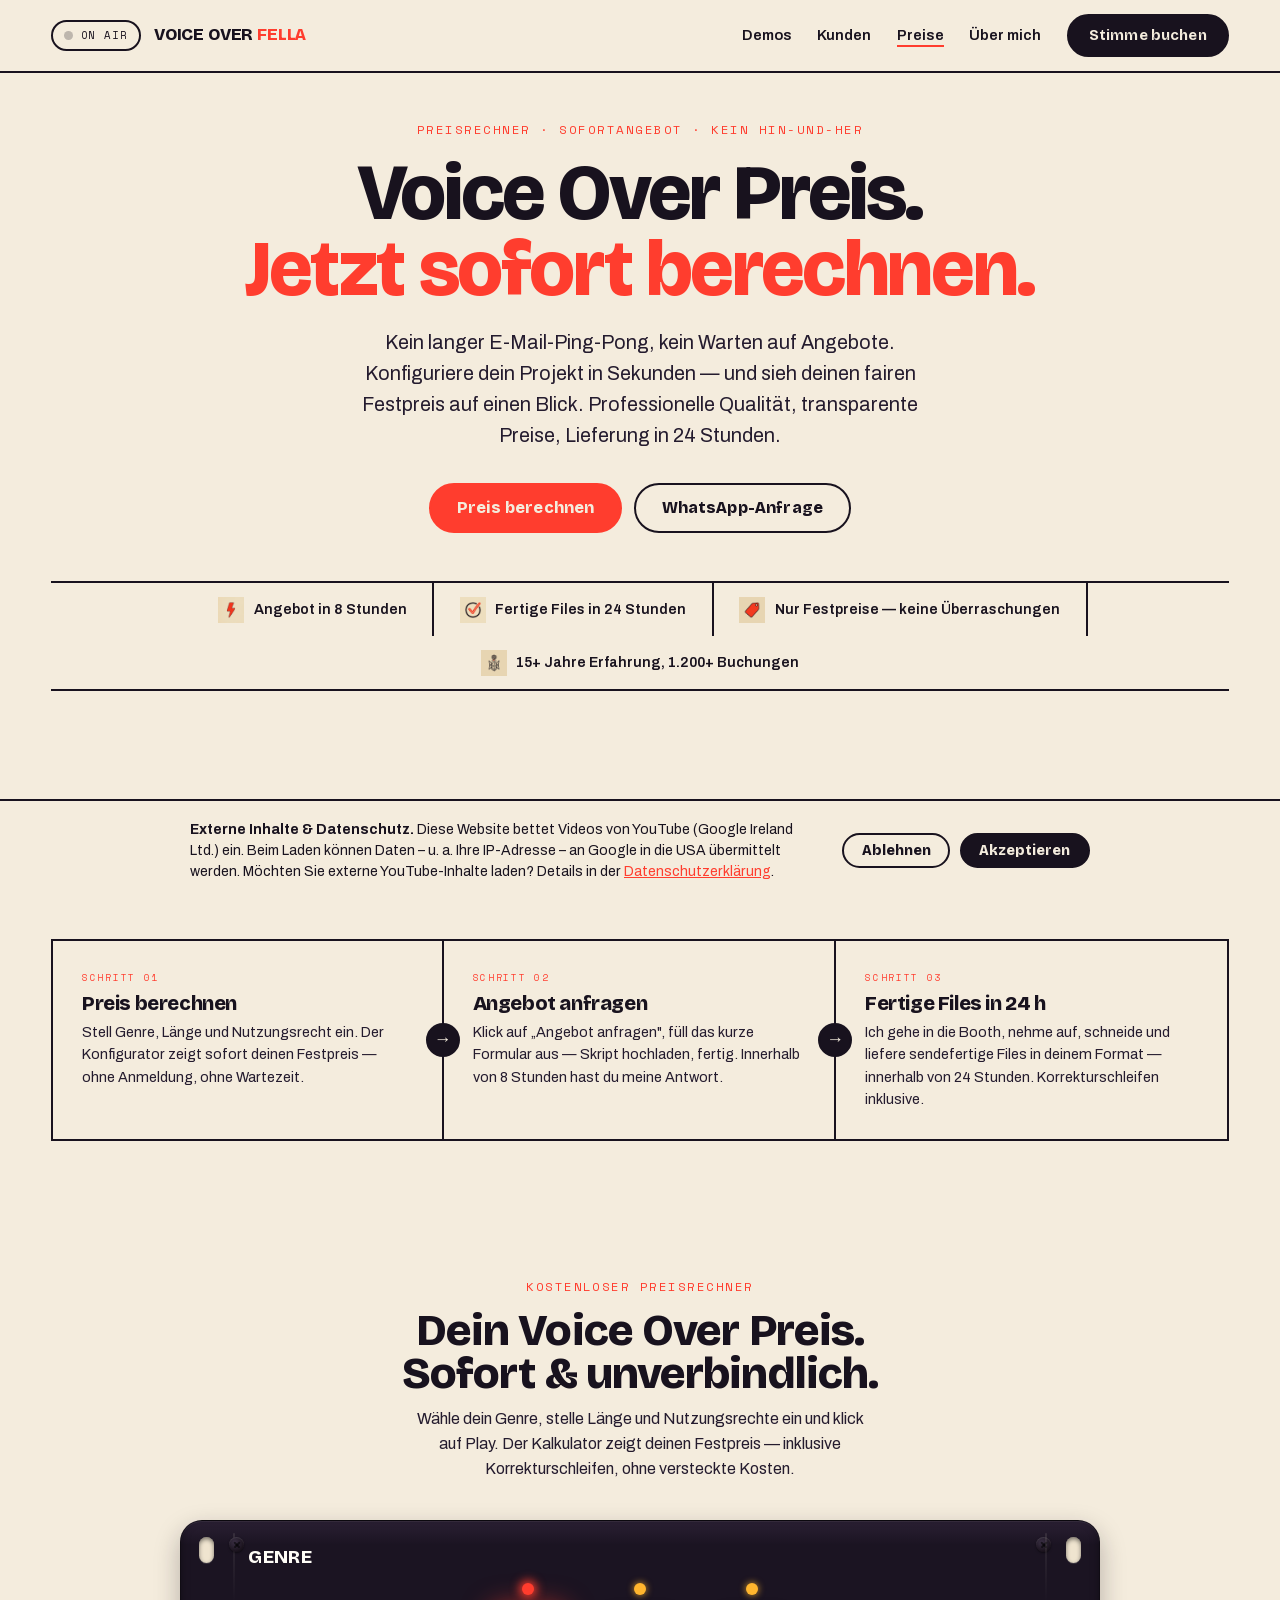
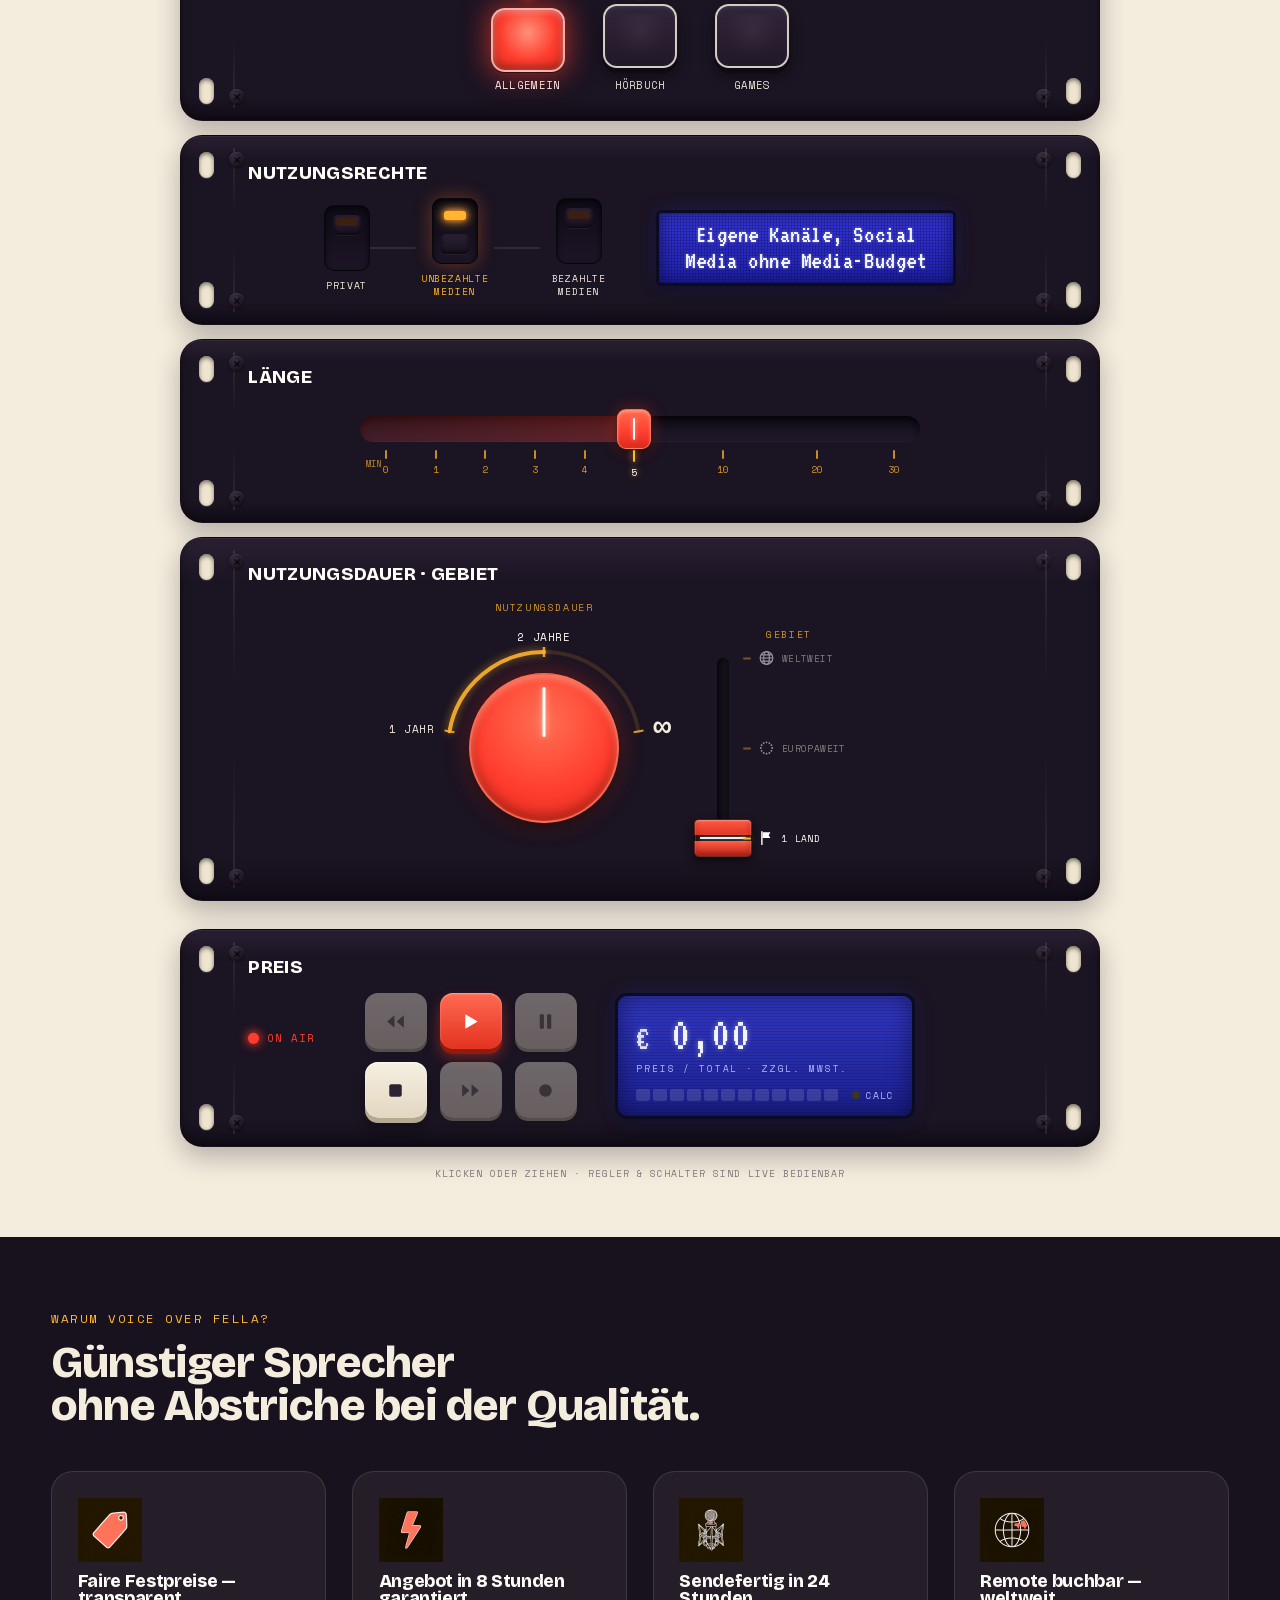
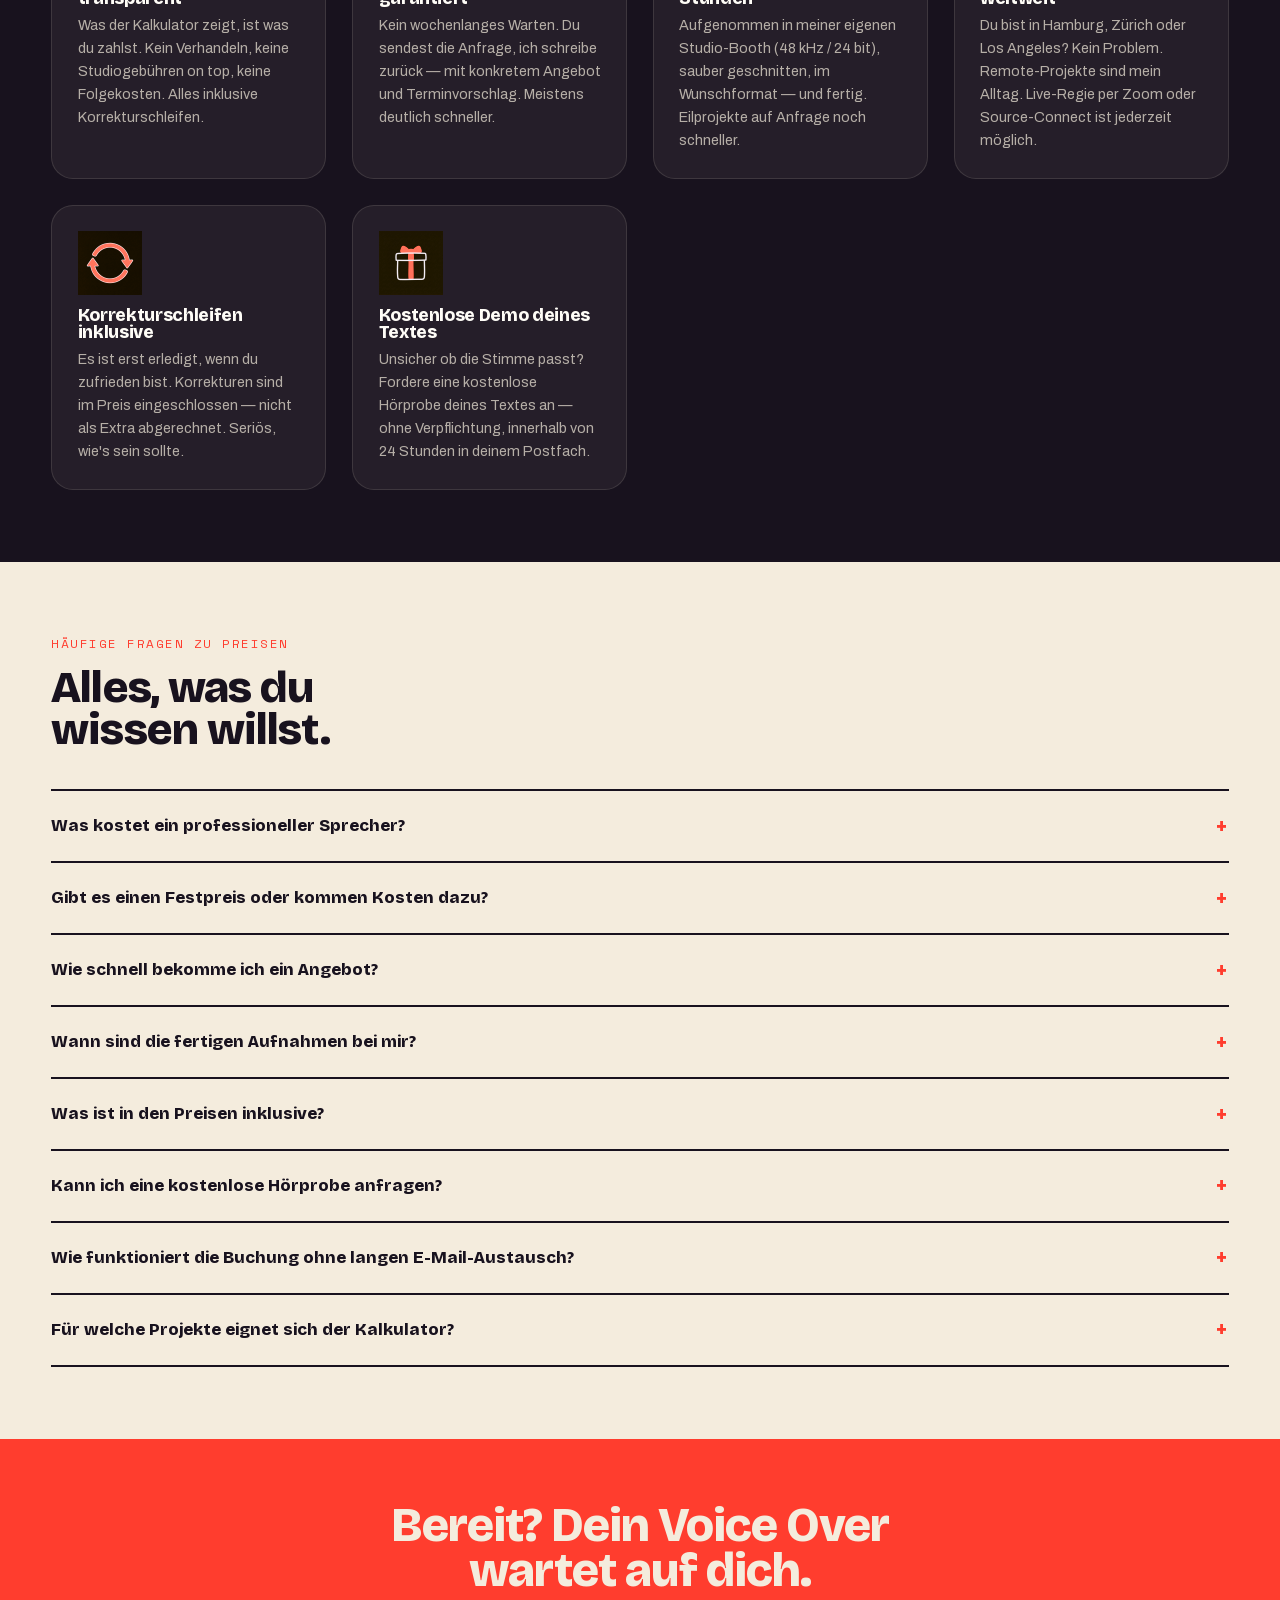
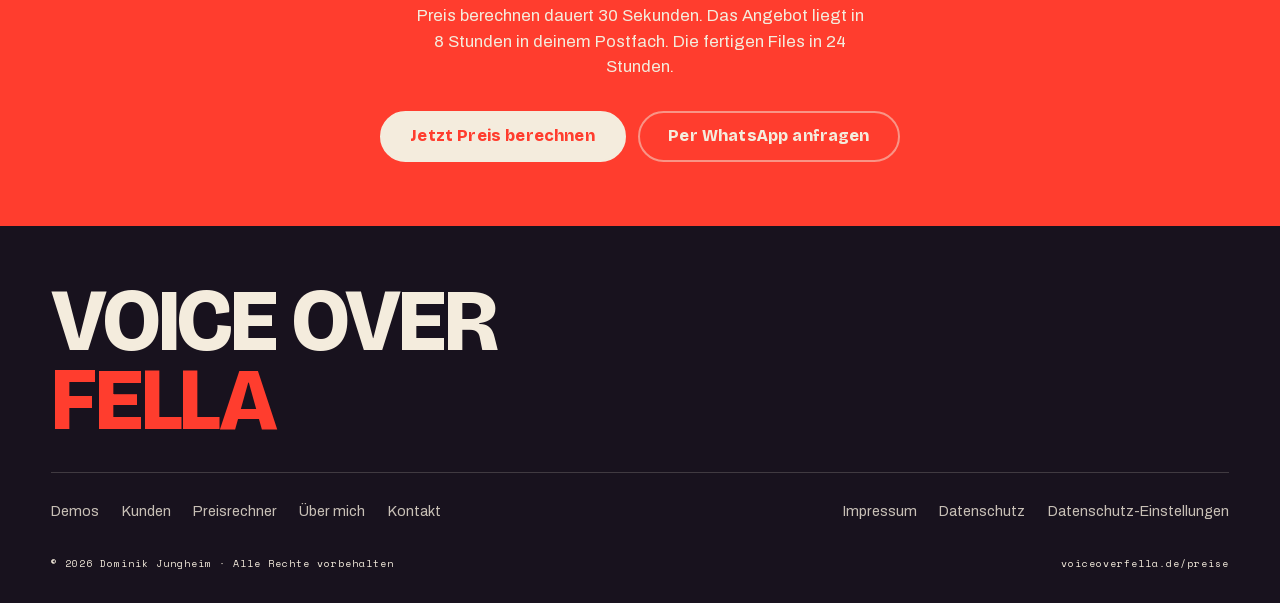
<file: preise.html>
<!DOCTYPE html>
<html lang="de">
<head>
<meta charset="UTF-8">
<meta name="viewport" content="width=device-width, initial-scale=1">
<title>Voice Over Preis berechnen — Sofort kalkulieren | Voice Over Fella</title>
<meta name="description" content="Berechne deinen Voice Over Preis sofort — kostenloser Kalkulator ohne Anmeldung. Professioneller Sprecher, faire Festpreise, unverbindliches Angebot in 8 Stunden. Kein langes Hin-und-Her.">
<meta name="robots" content="index, follow, max-image-preview:large">
<link rel="canonical" href="https://voiceoverfella.de/preise">
<meta name="theme-color" content="#18121E">

<!-- Favicon -->
<link rel="icon" href="favicon.svg" type="image/svg+xml">
<link rel="apple-touch-icon" href="apple-touch-icon.png">

<!-- Open Graph -->
<meta property="og:type" content="website">
<meta property="og:site_name" content="Voice Over Fella">
<meta property="og:locale" content="de_DE">
<meta property="og:url" content="https://voiceoverfella.de/preise">
<meta property="og:title" content="Voice Over Preis sofort berechnen — Kein Angebots-Ping-Pong | Voice Over Fella">
<meta property="og:description" content="Preis in Sekunden berechnen. Professioneller Sprecher ab 100 €, Festpreise, Antwort in 8 Stunden. Jetzt kalkulieren und unverbindlich anfragen.">
<meta property="og:image" content="https://voiceoverfella.de/bilder/og-image.jpg">
<meta property="og:image:width" content="1200">
<meta property="og:image:height" content="630">
<meta property="og:image:alt" content="Dominik Jungheim, der Voice Over Fella, im Studio">

<!-- Twitter / X -->
<meta name="twitter:card" content="summary_large_image">
<meta name="twitter:title" content="Voice Over Preis sofort berechnen | Voice Over Fella">
<meta name="twitter:description" content="Kein Angebots-Ping-Pong. Preis berechnen, Angebot anfragen, in 24 Stunden fertig — fairer Festpreis.">
<meta name="twitter:image" content="https://voiceoverfella.de/bilder/og-image.jpg">

<!-- Schriften lokal (kein Google Fonts) -->
<link rel="preload" href="fonts/vt323-latin.woff2" as="font" type="font/woff2" crossorigin>
<link rel="preload" href="fonts/3y9K6as8bTXq_nANBjzKo3IeZx8z6up5BeSl9D4dj_x9PpZBMlGIInHWVyNJ.woff2" as="font" type="font/woff2" crossorigin>
<link rel="preload" href="fonts/k3kPo8UDI-1M0wlSV9XAw6lQkqWY8Q82sLydOxKsv4Rn.woff2" as="font" type="font/woff2" crossorigin>
<link href="fonts/fonts.css" rel="stylesheet">
<link rel="stylesheet" href="kalkulator.css">

<!-- Strukturierte Daten -->
<script type="application/ld+json">
{
  "@context": "https://schema.org",
  "@graph": [
    {
      "@type": "WebPage",
      "@id": "https://voiceoverfella.de/preise#webpage",
      "url": "https://voiceoverfella.de/preise",
      "name": "Voice Over Preis berechnen — Sofort kalkulieren",
      "description": "Interaktiver Preisrechner für professionelle Voice-Over-Aufnahmen. Preis in Sekunden berechnen, unverbindliches Angebot anfragen.",
      "inLanguage": "de",
      "isPartOf": { "@id": "https://voiceoverfella.de/#website" },
      "about": { "@id": "https://voiceoverfella.de/#business" }
    },
    {
      "@type": "ProfessionalService",
      "@id": "https://voiceoverfella.de/#business",
      "name": "Voice Over Fella",
      "url": "https://voiceoverfella.de/",
      "telephone": "+49 171 3473248",
      "email": "contact@voiceoverfella.com",
      "priceRange": "€€",
      "address": {
        "@type": "PostalAddress",
        "streetAddress": "Sportstraße 8",
        "postalCode": "41516",
        "addressLocality": "Grevenbroich",
        "addressRegion": "Nordrhein-Westfalen",
        "addressCountry": "DE"
      },
      "areaServed": "Worldwide",
      "knowsLanguage": ["de", "en"],
      "hasOfferCatalog": {
        "@type": "OfferCatalog",
        "name": "Voice Over Leistungen",
        "itemListElement": [
          {
            "@type": "Offer",
            "name": "Voice Over Allgemein",
            "description": "Werbung, Erklärfilm, Social Media, E-Learning — Festpreis je nach Nutzungsrechten und Länge.",
            "priceCurrency": "EUR",
            "price": "100",
            "priceSpecification": {
              "@type": "UnitPriceSpecification",
              "minPrice": "100",
              "priceCurrency": "EUR"
            }
          },
          {
            "@type": "Offer",
            "name": "Hörbuch Einlesung",
            "description": "Professionelle Hörbuch-Einlesung, gemastered oder ungemastered, Preis je Stunde.",
            "priceCurrency": "EUR",
            "price": "350",
            "priceSpecification": {
              "@type": "UnitPriceSpecification",
              "unitText": "Stunde",
              "minPrice": "350",
              "priceCurrency": "EUR"
            }
          },
          {
            "@type": "Offer",
            "name": "Games / Charakterstimmen",
            "description": "Videospiel-Charaktere und Synchron, Preis per Take.",
            "priceCurrency": "EUR",
            "price": "100"
          }
        ]
      }
    },
    {
      "@type": "FAQPage",
      "@id": "https://voiceoverfella.de/preise#faq",
      "mainEntity": [
        {
          "@type": "Question",
          "name": "Was kostet ein professioneller Sprecher?",
          "acceptedAnswer": {
            "@type": "Answer",
            "text": "Der Preis hängt von Genre, Länge und Nutzungsrechten ab. Privat-Projekte starten ab 100 €, Werbung und kommerzielle Nutzung ab 350 €. Nutze den Kalkulator für deinen genauen Preis — in Sekunden, ohne Anmeldung."
          }
        },
        {
          "@type": "Question",
          "name": "Wie schnell bekomme ich ein Angebot?",
          "acceptedAnswer": {
            "@type": "Answer",
            "text": "Innerhalb von 8 Stunden — garantiert. Du füllst das Formular aus, ich melde mich mit einem konkreten Angebot. Kein wochenlanges Hin-und-Her."
          }
        },
        {
          "@type": "Question",
          "name": "Wann sind die Aufnahmen fertig?",
          "acceptedAnswer": {
            "@type": "Answer",
            "text": "Sendefertige Files innerhalb von 24 Stunden nach Auftragserteilung — sauber geschnitten im Wunschformat. Bei Eilprojekten auch schneller, einfach fragen."
          }
        },
        {
          "@type": "Question",
          "name": "Gibt es einen Festpreis oder versteckte Kosten?",
          "acceptedAnswer": {
            "@type": "Answer",
            "text": "Nur Festpreise. Was der Kalkulator anzeigt, ist das was du bezahlst — inkl. Korrekturschleifen. Keine Studiogebühren, keine Überraschungsrechnungen."
          }
        },
        {
          "@type": "Question",
          "name": "Kann ich eine kostenlose Hörprobe bekommen?",
          "acceptedAnswer": {
            "@type": "Answer",
            "text": "Ja. Du kannst im Anfrageformular eine kostenlose Demo deines Textes anfragen — gesprochen und geliefert innerhalb von 24 Stunden."
          }
        },
        {
          "@type": "Question",
          "name": "Wie funktioniert die Buchung?",
          "acceptedAnswer": {
            "@type": "Answer",
            "text": "Preis berechnen → Angebot anfragen → Angebot erhalten (max. 8 Stunden) → bestätigen → Aufnahme → fertige Files (max. 24 Stunden). Oder einfach kurz per WhatsApp melden."
          }
        }
      ]
    }
  ]
}
</script>

<style>
:root{
  --paper:#F4ECDD; --paper-soft:#EFE4CF;
  --ink:#18121E; --ink-soft:#241B2E;
  --red:#FF3D2E; --red-deep:#D92A1C; --amber:#FFB52E;
  --off:#FFFDF7;
  --face:#1b1422; --face-hi:#2a2033; --face-lo:#120d18;
  --hair-d:rgba(24,18,30,.16); --hair-l:rgba(244,236,221,.10);
  --line:rgba(24,18,30,.16); --line-light:rgba(244,236,221,.18);
  --ease:cubic-bezier(.4,.02,.2,1); --spring:cubic-bezier(.34,1.4,.5,1);
  --display:"Bricolage Grotesque",sans-serif;
  --body:"Archivo",sans-serif;
  --mono:"Space Mono",monospace;
  --digi:"VT323",monospace;
  --hand:"Caveat",cursive;
  --radius:22px;
}
*{margin:0;padding:0;box-sizing:border-box}
html{scroll-behavior:smooth}
body{font-family:var(--body);background:var(--paper);color:var(--ink);line-height:1.55;overflow-x:hidden;-webkit-font-smoothing:antialiased}
::selection{background:var(--red);color:var(--paper)}
img{max-width:100%;display:block}
a{color:inherit}
h1,h2,h3{font-family:var(--display);line-height:.95;letter-spacing:-.02em}
.mono{font-family:var(--mono);font-size:.78rem;letter-spacing:.12em;text-transform:uppercase}
.wrap{width:min(1240px,92vw);margin:0 auto}

/* Reveal */
.reveal{opacity:0;transform:translateY(28px);transition:opacity .7s ease,transform .7s cubic-bezier(.2,.7,.2,1)}
.reveal.in{opacity:1;transform:none}
@media(prefers-reduced-motion:reduce){
  .reveal{opacity:1;transform:none;transition:none}
  *{animation-duration:.001s!important;transition-duration:.001s!important}
}

/* NAV */
nav{position:fixed;inset:0 0 auto 0;z-index:100;background:rgba(244,236,221,.88);backdrop-filter:blur(14px);border-bottom:2px solid var(--ink)}
.nav-inner{display:flex;align-items:center;justify-content:space-between;gap:1rem;padding:.85rem 0}
.brand{display:flex;align-items:center;gap:.8rem;text-decoration:none}
.onair-tag{display:flex;align-items:center;gap:.45rem;font-family:var(--mono);font-size:.66rem;letter-spacing:.18em;border:2px solid var(--ink);border-radius:999px;padding:.32rem .7rem;background:var(--paper)}
.onair-dot{width:9px;height:9px;border-radius:50%;background:rgba(24,18,30,.25)}
.brand-name{font-family:var(--display);font-weight:800;font-size:1.05rem;letter-spacing:-.01em}
.brand-name span{color:var(--red)}
.nav-links{display:flex;gap:1.6rem;align-items:center;list-style:none}
.nav-links a{text-decoration:none;font-weight:600;font-size:.92rem;position:relative}
.nav-links a:not(.btn)::after{content:"";position:absolute;left:0;bottom:-4px;height:2px;width:0;background:var(--red);transition:.25s}
.nav-links a:not(.btn):hover::after,.nav-links a.active::after{width:100%}
.btn{display:inline-flex;align-items:center;gap:.45rem;font-family:var(--display);font-weight:800;font-size:.9rem;letter-spacing:.01em;background:var(--ink);color:var(--paper);border:2px solid var(--ink);border-radius:999px;padding:.52rem 1.25rem;text-decoration:none;transition:.15s}
.btn:hover{background:transparent;color:var(--ink)}
.btn.ghost{background:transparent;color:var(--ink)}
.btn.ghost:hover{background:var(--ink);color:var(--paper)}
.btn.red{background:var(--red);border-color:var(--red);color:var(--paper)}
.btn.red:hover{background:var(--red-deep);border-color:var(--red-deep)}
@media(max-width:700px){.nav-links li:not(.keep){display:none}}

/* HERO */
.hero-p{padding:7.5rem 0 4rem;text-align:center}
.hero-p .kicker{display:block;margin-bottom:1rem;color:var(--red)}
.hero-p h1{font-size:clamp(2.4rem,7vw,5rem);font-weight:800;letter-spacing:-.03em;margin-bottom:1.2rem}
.hero-p h1 em{font-style:normal;color:var(--red)}
.hero-p .lead{font-size:clamp(1rem,2vw,1.22rem);color:var(--ink-soft);max-width:56ch;margin:0 auto 2rem;line-height:1.6}
.hero-ctas{display:flex;gap:.75rem;justify-content:center;flex-wrap:wrap}
.hero-ctas .btn{font-size:1rem;padding:.65rem 1.6rem}
.usp-strip{display:flex;gap:0;justify-content:center;flex-wrap:wrap;margin-top:3rem;border-top:2px solid var(--ink);border-bottom:2px solid var(--ink)}
.usp-item{display:flex;align-items:center;gap:.6rem;padding:.85rem 1.6rem;border-right:2px solid var(--ink);font-size:.88rem;font-weight:600}
.usp-item:last-child{border-right:0}
.usp-item .usp-icon{font-size:1.1rem;flex:none;display:inline-flex;align-items:center}
.usp-item .usp-icon img{width:26px;height:26px;object-fit:contain;display:block;mix-blend-mode:multiply}
@media(max-width:600px){.usp-strip{flex-direction:column}.usp-item{border-right:0;border-bottom:2px solid var(--ink)}.usp-item:last-child{border-bottom:0}}

/* PROZESS SCHNELL */
.schnell{padding:4rem 0}
.schnell .sec-head{margin-bottom:2.8rem;text-align:center}
.schnell .kicker{display:block;margin-bottom:.8rem}
.schnell h2{font-size:clamp(1.8rem,4vw,2.8rem);font-weight:800}
.steps-row{display:grid;grid-template-columns:repeat(auto-fit,minmax(220px,1fr));gap:0}
.step-q{padding:1.8rem;border:2px solid var(--ink);position:relative}
.step-q+.step-q{border-left:0}
.step-q .sn{font-family:var(--mono);font-size:.6rem;letter-spacing:.18em;color:var(--red);display:block;margin-bottom:.6rem}
.step-q h3{font-family:var(--display);font-weight:800;font-size:1.25rem;margin-bottom:.5rem}
.step-q p{font-size:.9rem;color:var(--ink-soft);line-height:1.55}
.step-q .arrow{position:absolute;right:-18px;top:50%;transform:translateY(-50%);width:34px;height:34px;background:var(--ink);color:var(--paper);border-radius:50%;display:flex;align-items:center;justify-content:center;font-size:1.1rem;z-index:2;border:2px solid var(--ink)}
@media(max-width:700px){
  .steps-row{grid-template-columns:1fr}
  .step-q+.step-q{border-left:2px solid var(--ink);border-top:0}
  .step-q .arrow{right:auto;left:50%;top:auto;bottom:-18px;transform:translateX(-50%) rotate(90deg)}
}

/* KALKULATOR */
.kalkulator-p{padding:4.5rem 0 3.5rem}
.kalkulator-p .sec-head{text-align:center;margin-bottom:2.4rem}
.kalkulator-p .kicker{display:block;margin-bottom:.8rem}
.kalkulator-p h2{font-size:clamp(1.8rem,4vw,2.8rem);font-weight:800;margin-bottom:.8rem}
.kalkulator-p .sec-sub{color:var(--ink-soft);max-width:52ch;margin:0 auto;line-height:1.55}
.rig{width:min(920px,96vw);margin:0 auto;display:flex;flex-direction:column;gap:14px}
.kalkulator-hint{font-family:var(--mono);font-size:.6rem;letter-spacing:.1em;color:var(--ink-soft);opacity:.55;margin-top:1.2rem;text-transform:uppercase;text-align:center}

/* VORTEILE */
.vorteile{padding:4.5rem 0;background:var(--ink);color:var(--paper)}
.vorteile .sec-head{margin-bottom:2.8rem}
.vorteile .kicker{display:block;margin-bottom:.8rem;color:var(--amber)}
.vorteile h2{font-size:clamp(1.8rem,4vw,2.8rem);font-weight:800;color:var(--paper);margin-bottom:.4rem}
.vorteile-grid{display:grid;grid-template-columns:repeat(auto-fit,minmax(260px,1fr));gap:1.6rem}
.vorteil{background:rgba(244,236,221,.06);border:1px solid rgba(244,236,221,.12);border-radius:var(--radius);padding:1.6rem}
.vorteil-icon{margin-bottom:.8rem;width:64px;height:64px}
.vorteil-icon img{width:100%;height:100%;object-fit:contain;display:block;filter:invert(1) hue-rotate(180deg)}
.vorteil h3{font-family:var(--display);font-weight:800;font-size:1.1rem;color:var(--off);margin-bottom:.4rem}
.vorteil p{font-size:.9rem;color:rgba(244,236,221,.7);line-height:1.6}

/* FAQ */
.faq-p{padding:4.5rem 0}
.faq-p .sec-head{margin-bottom:2.4rem}
.faq-p .kicker{display:block;margin-bottom:.8rem}
.faq-p h2{font-size:clamp(1.8rem,4vw,2.8rem);font-weight:800;margin-bottom:.4rem}
.faq-list{display:flex;flex-direction:column;gap:0;border-top:2px solid var(--ink)}
.faq-entry{border-bottom:2px solid var(--ink);overflow:hidden}
.faq-entry summary{display:flex;justify-content:space-between;align-items:center;gap:1rem;cursor:pointer;padding:1.1rem 0;font-family:var(--display);font-weight:800;font-size:1.05rem;list-style:none;user-select:none}
.faq-entry summary::-webkit-details-marker{display:none}
.faq-entry summary::after{content:"+";font-family:var(--mono);font-size:1.4rem;font-weight:700;color:var(--red);transition:transform .25s;flex-shrink:0}
.faq-entry[open] summary::after{transform:rotate(45deg)}
.faq-ans{padding:.2rem 0 1.1rem;color:var(--ink-soft);line-height:1.6;max-width:66ch}

/* CTA */
.cta-band{padding:4rem 0;background:var(--red);color:var(--paper);text-align:center}
.cta-band h2{font-size:clamp(1.8rem,4vw,3rem);font-weight:800;color:var(--paper);margin-bottom:.6rem}
.cta-band p{font-size:1.05rem;opacity:.9;margin-bottom:2rem;max-width:46ch;margin-left:auto;margin-right:auto;line-height:1.5}
.cta-band .btn{background:var(--paper);color:var(--red);border-color:var(--paper);font-size:1rem;padding:.7rem 1.8rem}
.cta-band .btn:hover{background:transparent;color:var(--paper)}
.cta-band .btn.ghost{background:transparent;border-color:rgba(244,236,221,.5);color:var(--paper)}
.cta-band .btn.ghost:hover{background:rgba(244,236,221,.12)}
.cta-btns{display:flex;gap:.75rem;justify-content:center;flex-wrap:wrap}

/* FOOTER */
footer{background:var(--ink);color:var(--paper);padding:3.5rem 0 2rem}
.foot-mark{font-family:var(--display);font-weight:800;font-size:clamp(2rem,8vw,5.5rem);letter-spacing:-.03em;line-height:.9;color:var(--paper);opacity:.96}
.foot-mark span{color:var(--red)}
.foot-grid{display:flex;justify-content:space-between;gap:2rem;flex-wrap:wrap;margin-top:2rem;padding-top:1.6rem;border-top:1px solid var(--line-light)}
.foot-grid ul{list-style:none;display:flex;gap:1.4rem;flex-wrap:wrap}
.foot-grid a{text-decoration:none;font-size:.9rem;opacity:.8}
.foot-grid a:hover{opacity:1;color:var(--amber)}
.foot-bottom{margin-top:2rem;display:flex;justify-content:space-between;gap:1rem;flex-wrap:wrap;font-family:var(--mono);font-size:.62rem;letter-spacing:.1em;opacity:.55}

/* CONSENT */
.consent{position:fixed;left:0;right:0;bottom:0;z-index:2000;transform:translateY(115%);transition:transform .4s cubic-bezier(.2,.7,.2,1);background:var(--paper);border-top:2px solid var(--ink)}
.consent.show{transform:none}
.consent-inner{width:min(900px,92vw);margin:0 auto;display:flex;align-items:center;gap:1.4rem;padding:1.1rem 0;flex-wrap:wrap}
.consent-text{flex:1;font-size:.88rem;line-height:1.5;min-width:200px}
.consent-text a{color:var(--red)}
.consent-btns{display:flex;gap:.6rem;flex-wrap:wrap}
.consent-btn{font-family:var(--display);font-weight:800;font-size:.88rem;border-radius:999px;padding:.45rem 1.1rem;cursor:pointer;border:2px solid var(--ink);background:transparent;color:var(--ink);transition:.15s}
.consent-btn:hover{background:rgba(24,18,30,.07)}
.consent-btn.accept{background:var(--ink);color:var(--paper)}
.consent-btn.accept:hover{background:var(--red);border-color:var(--red)}
</style>
</head>
<body>

<!-- NAV -->
<nav>
  <div class="wrap nav-inner">
    <a class="brand" href="/">
      <span class="onair-tag"><span class="onair-dot"></span>ON AIR</span>
      <span class="brand-name">VOICE OVER <span>FELLA</span></span>
    </a>
    <ul class="nav-links">
      <li><a href="/#demos">Demos</a></li>
      <li><a href="/#kunden">Kunden</a></li>
      <li><a href="#kalkulator" class="active">Preise</a></li>
      <li><a href="/#ueber">Über mich</a></li>
      <li class="keep"><a class="btn" href="/#kontakt">Stimme buchen</a></li>
    </ul>
  </div>
</nav>

<!-- HERO -->
<header class="hero-p" id="top">
  <div class="wrap">
    <span class="mono kicker reveal">Preisrechner · Sofortangebot · Kein Hin-und-Her</span>
    <h1 class="reveal">Voice Over Preis.<br><em>Jetzt sofort berechnen.</em></h1>
    <p class="lead reveal">Kein langer E-Mail-Ping-Pong, kein Warten auf Angebote. Konfiguriere dein Projekt in Sekunden — und sieh deinen fairen Festpreis auf einen Blick. Professionelle Qualität, transparente Preise, Lieferung in 24 Stunden.</p>
    <div class="hero-ctas reveal">
      <a class="btn red" href="#kalkulator">Preis berechnen</a>
      <a class="btn ghost" href="https://wa.me/491713473248?text=Hallo%20Dominik%2C%20ich%20m%C3%B6chte%20ein%20Voice-Over%20buchen." target="_blank" rel="noopener">WhatsApp-Anfrage</a>
    </div>
    <div class="usp-strip reveal">
      <div class="usp-item"><span class="usp-icon"><img src="bilder/icons/bolt.png" alt="" loading="lazy"></span>Angebot in 8 Stunden</div>
      <div class="usp-item"><span class="usp-icon"><img src="bilder/icons/check.png" alt="" loading="lazy"></span>Fertige Files in 24 Stunden</div>
      <div class="usp-item"><span class="usp-icon"><img src="bilder/icons/tag.png" alt="" loading="lazy"></span>Nur Festpreise — keine Überraschungen</div>
      <div class="usp-item"><span class="usp-icon"><img src="bilder/icons/mic.png" alt="" loading="lazy"></span>15+ Jahre Erfahrung, 1.200+ Buchungen</div>
    </div>
  </div>
</header>

<!-- SO SCHNELL GEHT'S -->
<section class="schnell" id="ablauf">
  <div class="wrap">
    <div class="sec-head reveal">
      <span class="mono kicker" style="color:var(--red)">Vom Klick zum fertigen Audio</span>
      <h2>Sprecher buchen war noch nie so einfach.</h2>
    </div>
    <div class="steps-row">
      <div class="step-q reveal">
        <span class="sn">SCHRITT 01</span>
        <h3>Preis berechnen</h3>
        <p>Stell Genre, Länge und Nutzungsrecht ein. Der Konfigurator zeigt sofort deinen Festpreis — ohne Anmeldung, ohne Wartezeit.</p>
        <span class="arrow" aria-hidden="true">→</span>
      </div>
      <div class="step-q reveal">
        <span class="sn">SCHRITT 02</span>
        <h3>Angebot anfragen</h3>
        <p>Klick auf „Angebot anfragen", füll das kurze Formular aus — Skript hochladen, fertig. Innerhalb von 8 Stunden hast du meine Antwort.</p>
        <span class="arrow" aria-hidden="true">→</span>
      </div>
      <div class="step-q reveal">
        <span class="sn">SCHRITT 03</span>
        <h3>Fertige Files in 24 h</h3>
        <p>Ich gehe in die Booth, nehme auf, schneide und liefere sendefertige Files in deinem Format — innerhalb von 24 Stunden. Korrekturschleifen inklusive.</p>
      </div>
    </div>
  </div>
</section>

<!-- KALKULATOR -->
<section class="kalkulator-p" id="kalkulator">
  <div class="wrap">
    <div class="sec-head reveal">
      <span class="mono kicker" style="color:var(--red)">Kostenloser Preisrechner</span>
      <h2>Dein Voice Over Preis.<br>Sofort & unverbindlich.</h2>
      <p class="sec-sub">Wähle dein Genre, stelle Länge und Nutzungsrechte ein und klick auf Play. Der Kalkulator zeigt deinen Festpreis — inklusive Korrekturschleifen, ohne versteckte Kosten.</p>
    </div>
  </div>
  <div class="rig">
    <div id="genreRack"></div>
    <div id="stack" style="display:flex;flex-direction:column;gap:14px"></div>
    <div id="calcRack" style="margin-top:14px"></div>
  </div>
  <p class="kalkulator-hint">Klicken oder ziehen · Regler &amp; Schalter sind live bedienbar</p>
  <!-- Netlify Forms: statische Kopie für Bot-Detection -->
  <form name="angebot" data-netlify="true" netlify-honeypot="bot-field" enctype="multipart/form-data" hidden>
    <input type="hidden" name="form-name" value="angebot">
    <input name="bot-field">
    <input name="vorname"><input name="name"><input name="firma">
    <input name="plz"><input name="strasse">
    <textarea name="skript"></textarea>
    <input type="file" name="datei">
    <input name="demo"><input name="konfiguration"><input name="preis">
  </form>
</section>

<!-- VORTEILE -->
<section class="vorteile" id="vorteile">
  <div class="wrap">
    <div class="sec-head reveal">
      <span class="mono kicker">Warum Voice Over Fella?</span>
      <h2>Günstiger Sprecher<br>ohne Abstriche bei der Qualität.</h2>
    </div>
    <div class="vorteile-grid">
      <div class="vorteil reveal">
        <div class="vorteil-icon"><img src="bilder/icons/tag.png" alt="" loading="lazy"></div>
        <h3>Faire Festpreise — transparent</h3>
        <p>Was der Kalkulator zeigt, ist was du zahlst. Kein Verhandeln, keine Studiogebühren on top, keine Folgekosten. Alles inklusive Korrekturschleifen.</p>
      </div>
      <div class="vorteil reveal">
        <div class="vorteil-icon"><img src="bilder/icons/bolt.png" alt="" loading="lazy"></div>
        <h3>Angebot in 8 Stunden garantiert</h3>
        <p>Kein wochenlanges Warten. Du sendest die Anfrage, ich schreibe zurück — mit konkretem Angebot und Terminvorschlag. Meistens deutlich schneller.</p>
      </div>
      <div class="vorteil reveal">
        <div class="vorteil-icon"><img src="bilder/icons/mic.png" alt="" loading="lazy"></div>
        <h3>Sendefertig in 24 Stunden</h3>
        <p>Aufgenommen in meiner eigenen Studio-Booth (48 kHz / 24 bit), sauber geschnitten, im Wunschformat — und fertig. Eilprojekte auf Anfrage noch schneller.</p>
      </div>
      <div class="vorteil reveal">
        <div class="vorteil-icon"><img src="bilder/icons/globe.png" alt="" loading="lazy"></div>
        <h3>Remote buchbar — weltweit</h3>
        <p>Du bist in Hamburg, Zürich oder Los Angeles? Kein Problem. Remote-Projekte sind mein Alltag. Live-Regie per Zoom oder Source-Connect ist jederzeit möglich.</p>
      </div>
      <div class="vorteil reveal">
        <div class="vorteil-icon"><img src="bilder/icons/refresh.png" alt="" loading="lazy"></div>
        <h3>Korrekturschleifen inklusive</h3>
        <p>Es ist erst erledigt, wenn du zufrieden bist. Korrekturen sind im Preis eingeschlossen — nicht als Extra abgerechnet. Seriös, wie's sein sollte.</p>
      </div>
      <div class="vorteil reveal">
        <div class="vorteil-icon"><img src="bilder/icons/gift.png" alt="" loading="lazy"></div>
        <h3>Kostenlose Demo deines Textes</h3>
        <p>Unsicher ob die Stimme passt? Fordere eine kostenlose Hörprobe deines Textes an — ohne Verpflichtung, innerhalb von 24 Stunden in deinem Postfach.</p>
      </div>
    </div>
  </div>
</section>

<!-- FAQ -->
<section class="faq-p" id="faq">
  <div class="wrap">
    <div class="sec-head reveal">
      <span class="mono kicker" style="color:var(--red)">Häufige Fragen zu Preisen</span>
      <h2>Alles, was du<br>wissen willst.</h2>
    </div>
    <div class="faq-list">
      <details class="faq-entry">
        <summary>Was kostet ein professioneller Sprecher?</summary>
        <p class="faq-ans">Der Preis hängt von Genre, Länge und Nutzungsrechten ab. Privat-Projekte starten ab 100 €, Werbung und kommerzielle Nutzung ab 350 €. Nutze einfach den Kalkulator oben — in Sekunden, ohne Anmeldung.</p>
      </details>
      <details class="faq-entry">
        <summary>Gibt es einen Festpreis oder kommen Kosten dazu?</summary>
        <p class="faq-ans">Nur Festpreise. Was der Kalkulator anzeigt, ist der Gesamtpreis — inkl. Korrekturschleifen, Schnitt und Lieferung. Keine versteckten Studiogebühren, keine Nachberechnungen.</p>
      </details>
      <details class="faq-entry">
        <summary>Wie schnell bekomme ich ein Angebot?</summary>
        <p class="faq-ans">Innerhalb von 8 Stunden — garantiert. Du füllst das Formular im Kalkulator aus (Skript anhängen, fertig), und ich schicke dir ein konkretes Angebot. Meistens geht es deutlich schneller.</p>
      </details>
      <details class="faq-entry">
        <summary>Wann sind die fertigen Aufnahmen bei mir?</summary>
        <p class="faq-ans">Sendefertige Files innerhalb von 24 Stunden nach Auftragserteilung — sauber geschnitten, im Wunschformat (WAV, MP3, AIFF, oder was du brauchst). Bei Eilprojekten einfach kurz Bescheid geben.</p>
      </details>
      <details class="faq-entry">
        <summary>Was ist in den Preisen inklusive?</summary>
        <p class="faq-ans">Alles: Aufnahme im eigenen Studio, Schnitt, Rauschen entfernen, Normalisierung und Lieferung im Wunschformat. Korrekturschleifen sind immer inklusive — bis du zufrieden bist.</p>
      </details>
      <details class="faq-entry">
        <summary>Kann ich eine kostenlose Hörprobe anfragen?</summary>
        <p class="faq-ans">Ja — einfach im Anfrageformular „Kostenlose Demo" anklicken. Du bekommst eine Einlesung eines kurzen Ausschnitts deines Textes innerhalb von 24 Stunden. Ohne Verpflichtung.</p>
      </details>
      <details class="faq-entry">
        <summary>Wie funktioniert die Buchung ohne langen E-Mail-Austausch?</summary>
        <p class="faq-ans">So: Preis berechnen → Angebot anfragen (Skript hochladen) → Angebot erhalten → bestätigen → Aufnahme → fertige Files. Oder einfach kurz per WhatsApp melden — dann klären wir alles in wenigen Minuten.</p>
      </details>
      <details class="faq-entry">
        <summary>Für welche Projekte eignet sich der Kalkulator?</summary>
        <p class="faq-ans">Für alle gängigen Voice-Over-Projekte: Werbung (Radio, TV, Online), Imagefilm, E-Learning, Erklärfilm, Hörbücher, Videospiele und Synchron. Der Kalkulator deckt die drei Hauptkategorien ab — für Spezialfälle einfach kurz melden.</p>
      </details>
    </div>
  </div>
</section>

<!-- CTA -->
<section class="cta-band">
  <div class="wrap">
    <h2 class="reveal">Bereit? Dein Voice Over<br>wartet auf dich.</h2>
    <p class="reveal">Preis berechnen dauert 30 Sekunden. Das Angebot liegt in 8 Stunden in deinem Postfach. Die fertigen Files in 24 Stunden.</p>
    <div class="cta-btns reveal">
      <a class="btn" href="#kalkulator">Jetzt Preis berechnen</a>
      <a class="btn ghost" href="https://wa.me/491713473248?text=Hallo%20Dominik%2C%20ich%20m%C3%B6chte%20ein%20Voice-Over%20buchen." target="_blank" rel="noopener">Per WhatsApp anfragen</a>
    </div>
  </div>
</section>

<!-- FOOTER -->
<footer>
  <div class="wrap">
    <div class="foot-mark reveal">VOICE OVER<br><span>FELLA</span></div>
    <div class="foot-grid">
      <ul>
        <li><a href="/#demos">Demos</a></li>
        <li><a href="/#kunden">Kunden</a></li>
        <li><a href="#kalkulator">Preisrechner</a></li>
        <li><a href="/#ueber">Über mich</a></li>
        <li><a href="/#kontakt">Kontakt</a></li>
      </ul>
      <ul>
        <li><a href="/impressum.html">Impressum</a></li>
        <li><a href="/datenschutz.html">Datenschutz</a></li>
        <li><a href="#" class="consent-reopen">Datenschutz-Einstellungen</a></li>
      </ul>
    </div>
    <div class="foot-bottom reveal">
      <span>© 2026 Dominik Jungheim · Alle Rechte vorbehalten</span>
      <a href="https://voiceoverfella.de/preise" style="text-decoration:none">voiceoverfella.de/preise</a>
    </div>
  </div>
</footer>

<!-- CONSENT-BANNER -->
<div class="consent" id="consent" role="dialog" aria-label="Datenschutz-Hinweis">
  <div class="consent-inner">
    <p class="consent-text"><strong>Externe Inhalte &amp; Datenschutz.</strong> Diese Website bettet Videos von YouTube (Google Ireland Ltd.) ein. Beim Laden können Daten – u.&nbsp;a. Ihre IP-Adresse – an Google in die USA übermittelt werden. Möchten Sie externe YouTube-Inhalte laden? Details in der <a href="/datenschutz.html">Datenschutzerklärung</a>.</p>
    <div class="consent-btns">
      <button type="button" class="consent-btn decline" id="consent-decline">Ablehnen</button>
      <button type="button" class="consent-btn accept" id="consent-accept">Akzeptieren</button>
    </div>
  </div>
</div>

<!-- Reveal-Animation -->
<script>
(function(){
  const io=new IntersectionObserver(es=>es.forEach(e=>{if(e.isIntersecting){e.target.classList.add('in');io.unobserve(e.target);}}),{threshold:.12});
  document.querySelectorAll('.reveal').forEach(el=>io.observe(el));
})();
</script>

<!-- Consent-Logik -->
<script>
(function(){
  const KEY='vof-consent-youtube';
  const banner=document.getElementById('consent');
  const reopen=document.querySelector('.consent-reopen');
  function hide(){banner.classList.remove('show');}
  function accept(){localStorage.setItem(KEY,'1');hide();}
  function decline(){localStorage.setItem(KEY,'0');hide();}
  if(!localStorage.getItem(KEY)){setTimeout(()=>banner.classList.add('show'),800);}
  document.getElementById('consent-accept').addEventListener('click',accept);
  document.getElementById('consent-decline').addEventListener('click',decline);
  if(reopen)reopen.addEventListener('click',e=>{e.preventDefault();banner.classList.add('show');});
})();
</script>

<!-- Kalkulator -->
<script src="kalkulator.js"></script>
</body>
</html>
</file>
<file: fonts/fonts.css>
/* VT323 latin */
@font-face {
  font-family: 'VT323';
  font-style: normal;
  font-weight: 400;
  font-display: swap;
  src: url(vt323-latin.woff2) format('woff2');
  unicode-range: U+0000-00FF, U+0131, U+0152-0153, U+02BB-02BC, U+02C6, U+02DA, U+02DC, U+0304, U+0308, U+0329, U+2000-206F, U+20AC, U+2122, U+2191, U+2193, U+2212, U+2215, U+FEFF, U+FFFD;
}
/* Caveat latin 600 */
@font-face {
  font-family: 'Caveat';
  font-style: normal;
  font-weight: 600;
  font-display: swap;
  src: url(caveat-latin.woff2) format('woff2');
  unicode-range: U+0000-00FF, U+0131, U+0152-0153, U+02BB-02BC, U+02C6, U+02DA, U+02DC, U+0304, U+0308, U+0329, U+2000-206F, U+20AC, U+2122, U+2191, U+2193, U+2212, U+2215, U+FEFF, U+FFFD;
}
/* Caveat latin 700 */
@font-face {
  font-family: 'Caveat';
  font-style: normal;
  font-weight: 700;
  font-display: swap;
  src: url(caveat-latin.woff2) format('woff2');
  unicode-range: U+0000-00FF, U+0131, U+0152-0153, U+02BB-02BC, U+02C6, U+02DA, U+02DC, U+0304, U+0308, U+0329, U+2000-206F, U+20AC, U+2122, U+2191, U+2193, U+2212, U+2215, U+FEFF, U+FFFD;
}
/* vietnamese */
@font-face {
  font-family: 'Archivo';
  font-style: normal;
  font-weight: 400;
  font-stretch: 100%;
  font-display: swap;
  src: url(k3kPo8UDI-1M0wlSV9XAw6lQkqWY8Q82sLySOxKsv4RnUPU.woff2) format('woff2');
  unicode-range: U+0102-0103, U+0110-0111, U+0128-0129, U+0168-0169, U+01A0-01A1, U+01AF-01B0, U+0300-0301, U+0303-0304, U+0308-0309, U+0323, U+0329, U+1EA0-1EF9, U+20AB;
}
/* latin-ext */
@font-face {
  font-family: 'Archivo';
  font-style: normal;
  font-weight: 400;
  font-stretch: 100%;
  font-display: swap;
  src: url(k3kPo8UDI-1M0wlSV9XAw6lQkqWY8Q82sLyTOxKsv4RnUPU.woff2) format('woff2');
  unicode-range: U+0100-02BA, U+02BD-02C5, U+02C7-02CC, U+02CE-02D7, U+02DD-02FF, U+0304, U+0308, U+0329, U+1D00-1DBF, U+1E00-1E9F, U+1EF2-1EFF, U+2020, U+20A0-20AB, U+20AD-20C0, U+2113, U+2C60-2C7F, U+A720-A7FF;
}
/* latin */
@font-face {
  font-family: 'Archivo';
  font-style: normal;
  font-weight: 400;
  font-stretch: 100%;
  font-display: swap;
  src: url(k3kPo8UDI-1M0wlSV9XAw6lQkqWY8Q82sLydOxKsv4Rn.woff2) format('woff2');
  unicode-range: U+0000-00FF, U+0131, U+0152-0153, U+02BB-02BC, U+02C6, U+02DA, U+02DC, U+0304, U+0308, U+0329, U+2000-206F, U+20AC, U+2122, U+2191, U+2193, U+2212, U+2215, U+FEFF, U+FFFD;
}
/* vietnamese */
@font-face {
  font-family: 'Archivo';
  font-style: normal;
  font-weight: 500;
  font-stretch: 100%;
  font-display: swap;
  src: url(k3kPo8UDI-1M0wlSV9XAw6lQkqWY8Q82sLySOxKsv4RnUPU.woff2) format('woff2');
  unicode-range: U+0102-0103, U+0110-0111, U+0128-0129, U+0168-0169, U+01A0-01A1, U+01AF-01B0, U+0300-0301, U+0303-0304, U+0308-0309, U+0323, U+0329, U+1EA0-1EF9, U+20AB;
}
/* latin-ext */
@font-face {
  font-family: 'Archivo';
  font-style: normal;
  font-weight: 500;
  font-stretch: 100%;
  font-display: swap;
  src: url(k3kPo8UDI-1M0wlSV9XAw6lQkqWY8Q82sLyTOxKsv4RnUPU.woff2) format('woff2');
  unicode-range: U+0100-02BA, U+02BD-02C5, U+02C7-02CC, U+02CE-02D7, U+02DD-02FF, U+0304, U+0308, U+0329, U+1D00-1DBF, U+1E00-1E9F, U+1EF2-1EFF, U+2020, U+20A0-20AB, U+20AD-20C0, U+2113, U+2C60-2C7F, U+A720-A7FF;
}
/* latin */
@font-face {
  font-family: 'Archivo';
  font-style: normal;
  font-weight: 500;
  font-stretch: 100%;
  font-display: swap;
  src: url(k3kPo8UDI-1M0wlSV9XAw6lQkqWY8Q82sLydOxKsv4Rn.woff2) format('woff2');
  unicode-range: U+0000-00FF, U+0131, U+0152-0153, U+02BB-02BC, U+02C6, U+02DA, U+02DC, U+0304, U+0308, U+0329, U+2000-206F, U+20AC, U+2122, U+2191, U+2193, U+2212, U+2215, U+FEFF, U+FFFD;
}
/* vietnamese */
@font-face {
  font-family: 'Archivo';
  font-style: normal;
  font-weight: 600;
  font-stretch: 100%;
  font-display: swap;
  src: url(k3kPo8UDI-1M0wlSV9XAw6lQkqWY8Q82sLySOxKsv4RnUPU.woff2) format('woff2');
  unicode-range: U+0102-0103, U+0110-0111, U+0128-0129, U+0168-0169, U+01A0-01A1, U+01AF-01B0, U+0300-0301, U+0303-0304, U+0308-0309, U+0323, U+0329, U+1EA0-1EF9, U+20AB;
}
/* latin-ext */
@font-face {
  font-family: 'Archivo';
  font-style: normal;
  font-weight: 600;
  font-stretch: 100%;
  font-display: swap;
  src: url(k3kPo8UDI-1M0wlSV9XAw6lQkqWY8Q82sLyTOxKsv4RnUPU.woff2) format('woff2');
  unicode-range: U+0100-02BA, U+02BD-02C5, U+02C7-02CC, U+02CE-02D7, U+02DD-02FF, U+0304, U+0308, U+0329, U+1D00-1DBF, U+1E00-1E9F, U+1EF2-1EFF, U+2020, U+20A0-20AB, U+20AD-20C0, U+2113, U+2C60-2C7F, U+A720-A7FF;
}
/* latin */
@font-face {
  font-family: 'Archivo';
  font-style: normal;
  font-weight: 600;
  font-stretch: 100%;
  font-display: swap;
  src: url(k3kPo8UDI-1M0wlSV9XAw6lQkqWY8Q82sLydOxKsv4Rn.woff2) format('woff2');
  unicode-range: U+0000-00FF, U+0131, U+0152-0153, U+02BB-02BC, U+02C6, U+02DA, U+02DC, U+0304, U+0308, U+0329, U+2000-206F, U+20AC, U+2122, U+2191, U+2193, U+2212, U+2215, U+FEFF, U+FFFD;
}
/* vietnamese */
@font-face {
  font-family: 'Archivo';
  font-style: normal;
  font-weight: 700;
  font-stretch: 100%;
  font-display: swap;
  src: url(k3kPo8UDI-1M0wlSV9XAw6lQkqWY8Q82sLySOxKsv4RnUPU.woff2) format('woff2');
  unicode-range: U+0102-0103, U+0110-0111, U+0128-0129, U+0168-0169, U+01A0-01A1, U+01AF-01B0, U+0300-0301, U+0303-0304, U+0308-0309, U+0323, U+0329, U+1EA0-1EF9, U+20AB;
}
/* latin-ext */
@font-face {
  font-family: 'Archivo';
  font-style: normal;
  font-weight: 700;
  font-stretch: 100%;
  font-display: swap;
  src: url(k3kPo8UDI-1M0wlSV9XAw6lQkqWY8Q82sLyTOxKsv4RnUPU.woff2) format('woff2');
  unicode-range: U+0100-02BA, U+02BD-02C5, U+02C7-02CC, U+02CE-02D7, U+02DD-02FF, U+0304, U+0308, U+0329, U+1D00-1DBF, U+1E00-1E9F, U+1EF2-1EFF, U+2020, U+20A0-20AB, U+20AD-20C0, U+2113, U+2C60-2C7F, U+A720-A7FF;
}
/* latin */
@font-face {
  font-family: 'Archivo';
  font-style: normal;
  font-weight: 700;
  font-stretch: 100%;
  font-display: swap;
  src: url(k3kPo8UDI-1M0wlSV9XAw6lQkqWY8Q82sLydOxKsv4Rn.woff2) format('woff2');
  unicode-range: U+0000-00FF, U+0131, U+0152-0153, U+02BB-02BC, U+02C6, U+02DA, U+02DC, U+0304, U+0308, U+0329, U+2000-206F, U+20AC, U+2122, U+2191, U+2193, U+2212, U+2215, U+FEFF, U+FFFD;
}
/* vietnamese */
@font-face {
  font-family: 'Bricolage Grotesque';
  font-style: normal;
  font-weight: 400;
  font-stretch: 100%;
  font-display: swap;
  src: url(3y9K6as8bTXq_nANBjzKo3IeZx8z6up5BeSl9D4dj_x9PpZBMlGHInHWVyNJtvI.woff2) format('woff2');
  unicode-range: U+0102-0103, U+0110-0111, U+0128-0129, U+0168-0169, U+01A0-01A1, U+01AF-01B0, U+0300-0301, U+0303-0304, U+0308-0309, U+0323, U+0329, U+1EA0-1EF9, U+20AB;
}
/* latin-ext */
@font-face {
  font-family: 'Bricolage Grotesque';
  font-style: normal;
  font-weight: 400;
  font-stretch: 100%;
  font-display: swap;
  src: url(3y9K6as8bTXq_nANBjzKo3IeZx8z6up5BeSl9D4dj_x9PpZBMlGGInHWVyNJtvI.woff2) format('woff2');
  unicode-range: U+0100-02BA, U+02BD-02C5, U+02C7-02CC, U+02CE-02D7, U+02DD-02FF, U+0304, U+0308, U+0329, U+1D00-1DBF, U+1E00-1E9F, U+1EF2-1EFF, U+2020, U+20A0-20AB, U+20AD-20C0, U+2113, U+2C60-2C7F, U+A720-A7FF;
}
/* latin */
@font-face {
  font-family: 'Bricolage Grotesque';
  font-style: normal;
  font-weight: 400;
  font-stretch: 100%;
  font-display: swap;
  src: url(3y9K6as8bTXq_nANBjzKo3IeZx8z6up5BeSl9D4dj_x9PpZBMlGIInHWVyNJ.woff2) format('woff2');
  unicode-range: U+0000-00FF, U+0131, U+0152-0153, U+02BB-02BC, U+02C6, U+02DA, U+02DC, U+0304, U+0308, U+0329, U+2000-206F, U+20AC, U+2122, U+2191, U+2193, U+2212, U+2215, U+FEFF, U+FFFD;
}
/* vietnamese */
@font-face {
  font-family: 'Bricolage Grotesque';
  font-style: normal;
  font-weight: 700;
  font-stretch: 100%;
  font-display: swap;
  src: url(3y9K6as8bTXq_nANBjzKo3IeZx8z6up5BeSl9D4dj_x9PpZBMlGHInHWVyNJtvI.woff2) format('woff2');
  unicode-range: U+0102-0103, U+0110-0111, U+0128-0129, U+0168-0169, U+01A0-01A1, U+01AF-01B0, U+0300-0301, U+0303-0304, U+0308-0309, U+0323, U+0329, U+1EA0-1EF9, U+20AB;
}
/* latin-ext */
@font-face {
  font-family: 'Bricolage Grotesque';
  font-style: normal;
  font-weight: 700;
  font-stretch: 100%;
  font-display: swap;
  src: url(3y9K6as8bTXq_nANBjzKo3IeZx8z6up5BeSl9D4dj_x9PpZBMlGGInHWVyNJtvI.woff2) format('woff2');
  unicode-range: U+0100-02BA, U+02BD-02C5, U+02C7-02CC, U+02CE-02D7, U+02DD-02FF, U+0304, U+0308, U+0329, U+1D00-1DBF, U+1E00-1E9F, U+1EF2-1EFF, U+2020, U+20A0-20AB, U+20AD-20C0, U+2113, U+2C60-2C7F, U+A720-A7FF;
}
/* latin */
@font-face {
  font-family: 'Bricolage Grotesque';
  font-style: normal;
  font-weight: 700;
  font-stretch: 100%;
  font-display: swap;
  src: url(3y9K6as8bTXq_nANBjzKo3IeZx8z6up5BeSl9D4dj_x9PpZBMlGIInHWVyNJ.woff2) format('woff2');
  unicode-range: U+0000-00FF, U+0131, U+0152-0153, U+02BB-02BC, U+02C6, U+02DA, U+02DC, U+0304, U+0308, U+0329, U+2000-206F, U+20AC, U+2122, U+2191, U+2193, U+2212, U+2215, U+FEFF, U+FFFD;
}
/* vietnamese */
@font-face {
  font-family: 'Bricolage Grotesque';
  font-style: normal;
  font-weight: 800;
  font-stretch: 100%;
  font-display: swap;
  src: url(3y9K6as8bTXq_nANBjzKo3IeZx8z6up5BeSl9D4dj_x9PpZBMlGHInHWVyNJtvI.woff2) format('woff2');
  unicode-range: U+0102-0103, U+0110-0111, U+0128-0129, U+0168-0169, U+01A0-01A1, U+01AF-01B0, U+0300-0301, U+0303-0304, U+0308-0309, U+0323, U+0329, U+1EA0-1EF9, U+20AB;
}
/* latin-ext */
@font-face {
  font-family: 'Bricolage Grotesque';
  font-style: normal;
  font-weight: 800;
  font-stretch: 100%;
  font-display: swap;
  src: url(3y9K6as8bTXq_nANBjzKo3IeZx8z6up5BeSl9D4dj_x9PpZBMlGGInHWVyNJtvI.woff2) format('woff2');
  unicode-range: U+0100-02BA, U+02BD-02C5, U+02C7-02CC, U+02CE-02D7, U+02DD-02FF, U+0304, U+0308, U+0329, U+1D00-1DBF, U+1E00-1E9F, U+1EF2-1EFF, U+2020, U+20A0-20AB, U+20AD-20C0, U+2113, U+2C60-2C7F, U+A720-A7FF;
}
/* latin */
@font-face {
  font-family: 'Bricolage Grotesque';
  font-style: normal;
  font-weight: 800;
  font-stretch: 100%;
  font-display: swap;
  src: url(3y9K6as8bTXq_nANBjzKo3IeZx8z6up5BeSl9D4dj_x9PpZBMlGIInHWVyNJ.woff2) format('woff2');
  unicode-range: U+0000-00FF, U+0131, U+0152-0153, U+02BB-02BC, U+02C6, U+02DA, U+02DC, U+0304, U+0308, U+0329, U+2000-206F, U+20AC, U+2122, U+2191, U+2193, U+2212, U+2215, U+FEFF, U+FFFD;
}
/* vietnamese */
@font-face {
  font-family: 'Space Mono';
  font-style: normal;
  font-weight: 400;
  font-display: swap;
  src: url(i7dPIFZifjKcF5UAWdDRYE58RXi4EwSsbg.woff2) format('woff2');
  unicode-range: U+0102-0103, U+0110-0111, U+0128-0129, U+0168-0169, U+01A0-01A1, U+01AF-01B0, U+0300-0301, U+0303-0304, U+0308-0309, U+0323, U+0329, U+1EA0-1EF9, U+20AB;
}
/* latin-ext */
@font-face {
  font-family: 'Space Mono';
  font-style: normal;
  font-weight: 400;
  font-display: swap;
  src: url(i7dPIFZifjKcF5UAWdDRYE98RXi4EwSsbg.woff2) format('woff2');
  unicode-range: U+0100-02BA, U+02BD-02C5, U+02C7-02CC, U+02CE-02D7, U+02DD-02FF, U+0304, U+0308, U+0329, U+1D00-1DBF, U+1E00-1E9F, U+1EF2-1EFF, U+2020, U+20A0-20AB, U+20AD-20C0, U+2113, U+2C60-2C7F, U+A720-A7FF;
}
/* latin */
@font-face {
  font-family: 'Space Mono';
  font-style: normal;
  font-weight: 400;
  font-display: swap;
  src: url(i7dPIFZifjKcF5UAWdDRYEF8RXi4EwQ.woff2) format('woff2');
  unicode-range: U+0000-00FF, U+0131, U+0152-0153, U+02BB-02BC, U+02C6, U+02DA, U+02DC, U+0304, U+0308, U+0329, U+2000-206F, U+20AC, U+2122, U+2191, U+2193, U+2212, U+2215, U+FEFF, U+FFFD;
}
/* vietnamese */
@font-face {
  font-family: 'Space Mono';
  font-style: normal;
  font-weight: 700;
  font-display: swap;
  src: url(i7dMIFZifjKcF5UAWdDRaPpZUFqaHi6WZ3S_Yg.woff2) format('woff2');
  unicode-range: U+0102-0103, U+0110-0111, U+0128-0129, U+0168-0169, U+01A0-01A1, U+01AF-01B0, U+0300-0301, U+0303-0304, U+0308-0309, U+0323, U+0329, U+1EA0-1EF9, U+20AB;
}
/* latin-ext */
@font-face {
  font-family: 'Space Mono';
  font-style: normal;
  font-weight: 700;
  font-display: swap;
  src: url(i7dMIFZifjKcF5UAWdDRaPpZUFuaHi6WZ3S_Yg.woff2) format('woff2');
  unicode-range: U+0100-02BA, U+02BD-02C5, U+02C7-02CC, U+02CE-02D7, U+02DD-02FF, U+0304, U+0308, U+0329, U+1D00-1DBF, U+1E00-1E9F, U+1EF2-1EFF, U+2020, U+20A0-20AB, U+20AD-20C0, U+2113, U+2C60-2C7F, U+A720-A7FF;
}
/* latin */
@font-face {
  font-family: 'Space Mono';
  font-style: normal;
  font-weight: 700;
  font-display: swap;
  src: url(i7dMIFZifjKcF5UAWdDRaPpZUFWaHi6WZ3Q.woff2) format('woff2');
  unicode-range: U+0000-00FF, U+0131, U+0152-0153, U+02BB-02BC, U+02C6, U+02DA, U+02DC, U+0304, U+0308, U+0329, U+2000-206F, U+20AC, U+2122, U+2191, U+2193, U+2212, U+2215, U+FEFF, U+FFFD;
}
</file>
<file: kalkulator.css>
/* ============ RACK-CHASSIS ============ */
.rack{position:relative;background:linear-gradient(180deg,var(--face-hi) 0%,var(--face) 12%,var(--face) 88%,var(--face-lo) 100%);
  border-radius:22px;padding:1.4rem 4.2rem 1.7rem;min-height:150px;display:flex;flex-direction:column;gap:.7rem;
  box-shadow:0 10px 26px rgba(24,18,30,.28),inset 0 1px 0 rgba(255,253,247,.06),inset 0 -3px 8px rgba(0,0,0,.35);
  border:1px solid rgba(0,0,0,.4)}
.rack::before,.rack::after{content:"";position:absolute;top:12px;bottom:12px;width:2px;border-radius:2px;
  background:linear-gradient(var(--hair-l),transparent 40%,transparent 60%,var(--hair-l))}
.rack::before{left:52px}.rack::after{right:52px}
/* Rack-Ohren (Montage-Slots) */
.slot{position:absolute;width:15px;height:26px;border-radius:8px;background:var(--paper-soft);
  box-shadow:inset 0 2px 4px rgba(0,0,0,.5),0 1px 0 rgba(255,253,247,.15)}
.slot.tl{top:16px;left:18px}.slot.bl{bottom:16px;left:18px}
.slot.tr{top:16px;right:18px}.slot.br{bottom:16px;right:18px}
/* Schrauben */
.screw{position:absolute;width:15px;height:15px;border-radius:50%;
  background:radial-gradient(circle at 38% 35%,#3a2f44,#171019 75%);box-shadow:inset 0 1px 1px rgba(255,255,255,.12),0 1px 2px rgba(0,0,0,.5)}
.screw::before,.screw::after{content:"";position:absolute;inset:0;margin:auto;width:8px;height:1.5px;background:rgba(0,0,0,.55);border-radius:2px}
.screw::before{transform:rotate(45deg)}.screw::after{transform:rotate(-45deg)}
.screw.tl{top:16px;left:48px}.screw.bl{bottom:16px;left:48px}
.screw.tr{top:16px;right:48px}.screw.br{bottom:16px;right:48px}

.rack-title{font-family:var(--display);font-weight:800;font-size:1.15rem;letter-spacing:.02em;color:var(--off);
  position:relative;z-index:2}
.rack-body{display:flex;align-items:center;justify-content:center;gap:2.2rem;min-height:92px;flex-wrap:wrap}

/* ON AIR Deko (nur innerhalb Rack-Chassis) */
.rack .onair{position:absolute;left:4.2rem;top:50%;transform:translateY(-50%);display:flex;align-items:center;gap:.5rem;
  font-family:var(--mono);font-size:.66rem;letter-spacing:.18em;color:var(--red)}
.rack .onair .led{width:11px;height:11px;border-radius:50%;background:var(--red);box-shadow:0 0 8px 2px rgba(255,61,46,.75);animation:onairPulse 2.4s ease-in-out infinite}
@keyframes onairPulse{0%,100%{box-shadow:0 0 6px 1px rgba(255,61,46,.55);opacity:.85}50%{box-shadow:0 0 12px 4px rgba(255,61,46,.9);opacity:1}}

/* Mini-VU-Meter */
.vu{position:absolute;top:1.15rem;right:4.4rem;width:78px;height:44px;border-radius:8px;
  background:linear-gradient(180deg,#20182a,#140e1c);border:1px solid rgba(0,0,0,.5);
  box-shadow:inset 0 2px 6px rgba(0,0,0,.6);display:flex;align-items:flex-end;justify-content:center;overflow:hidden}
.vu.second{top:calc(1.15rem + 54px)}
.vu svg{width:100%;height:100%}
.vu .vu-tick{stroke:var(--amber);stroke-width:1.4}
.vu .vu-tick.hot{stroke:var(--red)}
.vu .vu-needle{stroke:var(--off);stroke-width:1.8;stroke-linecap:round;transform-origin:39px 40px}
.vu .vu-label{fill:var(--amber);font-family:var(--mono);font-size:7px;letter-spacing:1px}

/* ============ DRUCKKNÖPFE (GENRE) ============ */
.pushrow{display:flex;gap:2.4rem}
.push{display:flex;flex-direction:column;align-items:center;gap:.55rem;cursor:pointer;user-select:none}
.push .cap-led{width:12px;height:12px;border-radius:50%;background:var(--amber);
  box-shadow:0 0 6px 1px rgba(255,181,46,.6);transition:.3s var(--ease)}
.push .cap{width:74px;height:64px;border-radius:14px;background:linear-gradient(180deg,#312539,#211829);
  border:2px solid rgba(244,236,221,.85);position:relative;transition:.16s var(--ease);
  box-shadow:0 5px 0 #0e0a14,0 8px 14px rgba(0,0,0,.4),inset 0 2px 3px rgba(255,255,255,.08)}
.push .cap::after{content:"";position:absolute;inset:8px;border-radius:8px;background:radial-gradient(circle at 50% 35%,rgba(255,255,255,.05),transparent 70%)}
.push .lbl{font-family:var(--mono);font-size:.66rem;letter-spacing:.12em;color:var(--paper);text-transform:uppercase;transition:.3s}
.push:hover .cap{transform:translateY(1px);box-shadow:0 4px 0 #0e0a14,0 6px 12px rgba(0,0,0,.4)}
.push.on .cap{background:radial-gradient(circle at 50% 38%,var(--cl,#ff6a4d),var(--c,var(--red)) 55%,var(--cd,var(--red-deep)));
  border-color:rgba(255,255,255,.6);transform:translateY(4px);
  box-shadow:0 1px 0 rgba(0,0,0,.5),0 0 26px 4px rgba(var(--cg,255,61,46),.55),inset 0 2px 6px rgba(255,255,255,.4),inset 0 -3px 8px rgba(0,0,0,.4)}
.push.on .cap-led{background:var(--c,var(--red));box-shadow:0 0 10px 3px rgba(var(--cg,255,61,46),.9)}
.push.on .lbl{color:var(--off)}

/* ============ KIPPSCHALTER / ROCKER (NUTZUNGSRECHTE) ============ */
.rockrow{display:flex;align-items:center;gap:0;position:relative}
.rockrow .wire{height:2px;width:46px;background:var(--hair-l);align-self:center}
.rocker{display:flex;flex-direction:column;align-items:center;gap:.5rem;cursor:pointer;user-select:none}
.rocker .rk{width:46px;height:66px;border-radius:10px;background:linear-gradient(180deg,#0f0b15,#1c1526);
  border:1px solid rgba(0,0,0,.6);box-shadow:inset 0 2px 5px rgba(0,0,0,.7);position:relative;overflow:hidden;transition:.2s}
.rocker .rk::before{content:"";position:absolute;left:8px;right:8px;top:9px;height:20px;border-radius:5px;
  background:linear-gradient(180deg,#2a2033,#191220);box-shadow:inset 0 -2px 4px rgba(0,0,0,.6),0 1px 0 rgba(255,255,255,.05);transition:.25s var(--ease)}
.rocker .rk .win{position:absolute;left:11px;right:11px;top:12px;height:8px;border-radius:3px;background:#3a1f12;transition:.25s}
.rocker .lbl{font-family:var(--mono);font-size:.6rem;letter-spacing:.08em;color:var(--paper);text-transform:uppercase;text-align:center;max-width:78px;line-height:1.3;transition:.3s}
.rocker:hover .rk{border-color:rgba(255,181,46,.25)}
.rocker.on .rk::before{transform:translateY(26px)}
.rocker.on .rk .win{top:12px;background:var(--amber);box-shadow:0 0 10px 2px rgba(255,181,46,.85),0 0 4px rgba(255,61,46,.8);height:9px}
.rocker.on .rk{box-shadow:inset 0 2px 5px rgba(0,0,0,.7),0 0 18px rgba(255,120,40,.35)}
.rocker.on .lbl{color:var(--amber)}

/* ============ FADER (LÄNGE allgemein) ============ */
.fader{width:min(560px,80%);display:flex;flex-direction:column;gap:.5rem;padding-top:.2rem}
.fader .track{position:relative;height:26px;border-radius:99px;background:linear-gradient(180deg,#0f0b15,#221a2d);
  box-shadow:inset 0 3px 7px rgba(0,0,0,.7),inset 0 -1px 0 rgba(255,255,255,.04);cursor:pointer}
.fader .fill{position:absolute;left:0;top:0;bottom:0;border-radius:99px;background:linear-gradient(90deg,rgba(255,61,46,.15),rgba(255,61,46,.3));transition:width .25s var(--ease)}
.fader .cap{position:absolute;top:50%;width:34px;height:40px;border-radius:9px;transform:translate(-50%,-50%);
  background:linear-gradient(180deg,#ff6a4d,var(--red) 60%,var(--red-deep));border:1px solid rgba(255,140,110,.7);
  box-shadow:0 4px 10px rgba(0,0,0,.5),0 0 16px rgba(255,61,46,.4),inset 0 2px 3px rgba(255,200,180,.5);
  cursor:grab;transition:left .28s var(--spring);display:flex;align-items:center;justify-content:center}
.fader .cap::after{content:"";width:2px;height:22px;background:var(--off);border-radius:2px;box-shadow:0 0 4px rgba(255,253,247,.6)}
.fader .cap.drag{cursor:grabbing;transition:none;transform:translate(-50%,-50%) scale(1.05)}
.fader .scale{position:relative;height:34px;margin:0 4px}
.fader .tk{position:absolute;top:0;transform:translateX(-50%);display:flex;flex-direction:column;align-items:center;gap:3px}
.fader .tk .m{width:2px;height:9px;background:var(--amber);border-radius:2px;opacity:.75;transition:.25s}
.fader .tk .n{font-family:var(--mono);font-size:.62rem;color:var(--amber);opacity:.8;transition:.25s}
.fader .tk.act .m{opacity:1;height:12px;box-shadow:0 0 6px rgba(255,181,46,.9)}
.fader .tk.act .n{opacity:1;color:var(--off);text-shadow:0 0 6px rgba(255,181,46,.8)}
.fader .unit{font-family:var(--mono);font-size:.55rem;color:var(--amber);opacity:.7;align-self:flex-end;margin-left:2px}

/* ============ DREHREGLER (KNOB) ============ */
.knob-wrap{position:relative;display:flex;flex-direction:column;align-items:center;gap:.5rem}
.knob-stage{position:relative}
.knob-stage svg{position:absolute;inset:0;overflow:visible;pointer-events:none}
.knob{position:absolute;left:50%;top:50%;transform:translate(-50%,-50%) rotate(var(--ang,0deg));
  border-radius:50%;background:radial-gradient(circle at 50% 32%,#ff6f52,var(--red) 58%,var(--red-deep));
  border:2px solid rgba(255,140,110,.55);cursor:grab;transition:transform .3s var(--spring);
  box-shadow:0 6px 14px rgba(0,0,0,.5),0 0 24px rgba(255,61,46,.35),inset 0 3px 6px rgba(255,190,170,.5),inset 0 -6px 12px rgba(120,20,10,.55)}
.knob.drag{cursor:grabbing;transition:none}
.knob .pointer{position:absolute;left:50%;top:8%;width:3px;height:34%;background:var(--off);border-radius:3px;transform:translateX(-50%);box-shadow:0 0 6px rgba(255,253,247,.7)}
.ktick{stroke:var(--amber);stroke-width:2;opacity:.55}
.ktick.act{opacity:1;stroke-width:2.6}
.karc{fill:none;stroke:var(--amber);stroke-width:4;stroke-linecap:round;filter:drop-shadow(0 0 4px rgba(255,181,46,.7));opacity:.9}
.karc-bg{fill:none;stroke:rgba(255,181,46,.14);stroke-width:4;stroke-linecap:round}
.klabel{fill:var(--paper);font-family:var(--mono);font-size:11px;letter-spacing:.06em}
.klabel.act{fill:var(--off)}
.kunit{font-family:var(--mono);font-size:.62rem;letter-spacing:.14em;color:var(--amber);opacity:.85;text-transform:uppercase}
.ktick.major{opacity:.85}
.kreadout{font-family:var(--mono);font-size:.82rem;letter-spacing:.12em;color:var(--amber);background:#0f0b15;
  border:1px solid rgba(0,0,0,.6);border-radius:6px;padding:.28rem .8rem;min-width:78px;text-align:center;
  box-shadow:inset 0 2px 5px rgba(0,0,0,.75),0 0 10px rgba(255,181,46,.12);text-shadow:0 0 8px rgba(255,181,46,.6)}
.kreadout .kr-num{color:var(--off);font-weight:700}

/* ---------- Kalkulations-Rack ---------- */
.calc-rack .rack-body{flex-direction:column;gap:1.1rem}
.big-btn{font-family:var(--display);font-weight:800;font-size:1.15rem;letter-spacing:.04em;color:var(--off);
  background:radial-gradient(circle at 50% 32%,#ff7458,var(--red) 62%,var(--red-deep));border:2px solid rgba(255,150,120,.65);
  border-radius:14px;padding:.85rem 2.6rem;cursor:pointer;display:inline-flex;align-items:center;gap:.6rem;
  box-shadow:0 5px 0 #6e1409,0 9px 20px rgba(0,0,0,.45),inset 0 2px 4px rgba(255,200,180,.5);
  transition:transform .12s cubic-bezier(.2,.7,.2,1),box-shadow .12s cubic-bezier(.2,.7,.2,1)}
.big-btn .bb-led{width:10px;height:10px;border-radius:50%;background:var(--amber);box-shadow:0 0 9px 2px rgba(255,181,46,.85);transition:.15s}
.big-btn:hover{transform:translateY(-1px)}
.big-btn:active,.big-btn.on{transform:translateY(4px);box-shadow:0 1px 0 #6e1409,0 0 26px 5px rgba(255,61,46,.55),inset 0 3px 7px rgba(255,180,150,.55)}
.big-btn.on .bb-led{background:var(--off);box-shadow:0 0 13px 3px rgba(255,253,247,.9);animation:bbBlink .34s steps(2) infinite}
@keyframes bbBlink{50%{opacity:.4}}
.price-panel{display:none;flex-direction:column;align-items:center;gap:.5rem;text-align:center}
.price-panel.show{display:flex;animation:ppIn .5s var(--spring)}
@keyframes ppIn{from{opacity:0;transform:translateY(14px)}to{opacity:1;transform:none}}
.pp-label{font-family:var(--mono);font-size:.6rem;letter-spacing:.2em;text-transform:uppercase;color:var(--amber)}
.pp-amount{font-family:var(--display);font-weight:800;font-size:2.5rem;line-height:1;color:var(--off)}
.pp-amount .pp-num{color:var(--red)}
.price-panel.calc .pp-num{color:var(--amber);text-shadow:0 0 12px rgba(255,181,46,.6)}
.pp-actions{display:flex;gap:.6rem;flex-wrap:wrap;justify-content:center;margin-top:.4rem}
.pp-btn{font-family:var(--display);font-weight:800;font-size:.9rem;border-radius:99px;padding:.55rem 1.2rem;cursor:pointer;text-decoration:none;border:2px solid transparent;transition:.15s}
.pp-btn.primary{background:var(--red);color:var(--paper);box-shadow:0 3px 0 var(--red-deep)}
.pp-btn.primary:hover{transform:translateY(-1px)}
.pp-btn.wa{background:#25d366;color:#fff;box-shadow:0 3px 0 #128c3e;display:inline-flex;align-items:center;gap:.5rem;text-decoration:none}
.pp-btn.wa svg{fill:currentColor}
.pp-btn.wa:hover{transform:translateY(-1px);background:#22c25e}
.pp-btn.ghost{background:transparent;color:var(--paper);border-color:rgba(244,236,221,.28)}
.pp-btn.ghost:hover{background:rgba(244,236,221,.08)}

/* --- Nutzungsrechte: Digital-Panel (Pixel-Font) --- */
.rights{display:flex;flex-direction:row;align-items:center;justify-content:center;gap:2.4rem;flex-wrap:wrap;width:100%}
.lcd{width:min(300px,86%);min-height:74px;display:flex;align-items:center;justify-content:center;text-align:center;position:relative;overflow:hidden;
  background:linear-gradient(180deg,#3535d8,#1f1faa);border:3px solid #0b0b22;border-radius:6px;padding:.6rem .9rem;
  box-shadow:inset 0 0 16px rgba(0,0,10,.5),0 0 18px rgba(60,60,255,.22),0 4px 10px rgba(0,0,0,.4)}
.lcd::before{content:"";position:absolute;inset:0;pointer-events:none;opacity:.5;
  background:repeating-linear-gradient(90deg,rgba(10,10,60,.5) 0 1px,transparent 1px 3px),repeating-linear-gradient(0deg,rgba(10,10,60,.45) 0 1px,transparent 1px 3px)}
.lcd-text{font-family:var(--digi);font-size:1.6rem;line-height:1.0;letter-spacing:.02em;color:#f2f4ff;position:relative;text-shadow:0 0 3px rgba(210,220,255,.5)}

/* --- Vertikaler Fader (GEBIET) --- */
.vfader{display:flex;align-items:stretch;gap:14px;height:196px;padding:8px 0}
.vfader .vtrack{position:relative;width:12px;border-radius:8px;background:linear-gradient(90deg,#0e0a14,#1c1622);box-shadow:inset 0 0 6px rgba(0,0,0,.9);cursor:pointer}
.vfader .vfill{position:absolute;left:0;bottom:0;width:100%;border-radius:8px;background:linear-gradient(0deg,var(--red-deep),var(--red));box-shadow:0 0 10px rgba(255,61,46,.4);transition:height .28s var(--spring)}
.vfader .vcap{position:absolute;left:50%;bottom:0;transform:translate(-50%,50%);width:58px;height:38px;border-radius:5px;cursor:grab;transition:bottom .28s var(--spring);
  background:linear-gradient(180deg,#ff5c46 0%,#df3320 42%,#120b0e 42%,#120b0e 58%,#ff5c46 58%,#c22819 100%);
  border:1px solid rgba(0,0,0,.55);box-shadow:0 4px 9px rgba(0,0,0,.55),inset 0 1px 2px rgba(255,205,195,.55),inset 0 -3px 6px rgba(120,20,10,.5)}
.vfader .vcap::after{content:"";position:absolute;left:5px;right:5px;top:50%;height:2px;transform:translateY(-50%);background:rgba(255,255,255,.92);box-shadow:0 0 4px rgba(255,255,255,.55)}
.vfader .vcap.drag{cursor:grabbing}
.vfader .vscale{position:relative;width:118px}
.vfader .vtk{position:absolute;left:0;transform:translateY(50%);display:flex;align-items:center;gap:7px;cursor:pointer}
.vfader .vtk .vm{width:8px;height:2px;background:var(--amber);opacity:.4;border-radius:2px;transition:.25s;flex:none}
.vfader .vtk .vi{display:inline-flex;opacity:.55;transition:.25s;flex:none}
.vfader .vtk .vi svg{display:block}
.vfader .vtk .vn{font-family:var(--mono);font-size:.58rem;letter-spacing:.04em;color:var(--paper);opacity:.5;text-transform:uppercase;white-space:nowrap;transition:.25s}
.vfader .vtk.act .vm{opacity:1;box-shadow:0 0 6px rgba(255,181,46,.85)}
.vfader .vtk.act .vi{opacity:1}
.vfader .vtk.act .vn{opacity:1;color:var(--off)}

/* --- Kombiniertes Rack (Nutzungsdauer + Gebiet) --- */
.duo{display:flex;align-items:center;justify-content:center;gap:3rem;flex-wrap:wrap}
.duo-col{display:flex;flex-direction:column;align-items:center;gap:.5rem}
.duo-cap{font-family:var(--mono);font-size:.62rem;letter-spacing:.16em;text-transform:uppercase;color:var(--amber);opacity:.8}
.klabel.inf{font-size:30px;font-weight:700}
.kreadout-row{display:flex;gap:.5rem;flex-wrap:wrap;justify-content:center}

/* --- Kassettenlaufwerk + digitales Preisfenster --- */
.deck-row{display:flex;align-items:center;justify-content:center;gap:2.4rem;flex-wrap:wrap}
/* --- Transport-Tasten (Audio-Player) --- */
.transport{display:grid;grid-template-columns:repeat(3,1fr);gap:13px}
.tbtn{width:62px;height:56px;border-radius:13px;border:0;cursor:pointer;display:flex;align-items:center;justify-content:center;
  background:linear-gradient(180deg,#f6efe1,#e2d7c2);transition:transform .09s var(--ease),box-shadow .09s var(--ease);
  box-shadow:0 5px 0 #b6a993,0 8px 12px rgba(0,0,0,.35),inset 0 1px 2px rgba(255,255,255,.75)}
.tbtn svg{width:25px;height:25px;fill:#2c2434}
.tbtn:hover{transform:translateY(1px);box-shadow:0 4px 0 #b6a993,0 6px 10px rgba(0,0,0,.35),inset 0 1px 2px rgba(255,255,255,.75)}
.tbtn:active{transform:translateY(5px);box-shadow:0 0 0 #b6a993,0 2px 5px rgba(0,0,0,.35),inset 0 1px 2px rgba(255,255,255,.5)}
.tbtn.play{background:linear-gradient(180deg,#ff6a52,#e23320);box-shadow:0 5px 0 #8f1c0f,0 8px 14px rgba(255,61,46,.4),inset 0 1px 2px rgba(255,205,195,.6)}
.tbtn.play svg{fill:#fff}
.tbtn.play.active{transform:translateY(3px);box-shadow:0 2px 0 #8f1c0f,0 0 24px 5px rgba(255,61,46,.7),inset 0 2px 6px rgba(255,180,160,.6)}
.tbtn.deco{opacity:.38;cursor:default;pointer-events:none;box-shadow:0 3px 0 #b6a993,0 4px 7px rgba(0,0,0,.22)}
.tbtn.deco svg{fill:#6b6459}

/* --- Blaues Digital-Display --- */
.cd-display{width:300px;padding:15px 18px 13px;border-radius:12px;position:relative;overflow:hidden;
  background:linear-gradient(180deg,#3238c4,#1b1f8e);border:3px solid #0b0b22;
  box-shadow:inset 0 0 24px rgba(0,0,12,.5),0 0 20px rgba(60,70,255,.2),0 5px 12px rgba(0,0,0,.4)}
.cd-display::before{content:"";position:absolute;inset:0;pointer-events:none;opacity:.4;background:repeating-linear-gradient(0deg,rgba(8,8,50,.45) 0 1px,transparent 1px 3px)}
.cdd-price{position:relative;font-family:var(--digi);font-size:3rem;line-height:1;color:#f2f4ff;text-shadow:0 0 5px rgba(210,220,255,.5);letter-spacing:.02em;white-space:nowrap}
.cdd-cur{font-size:2.2rem;opacity:.9}
.cdd-sub{position:relative;font-family:var(--mono);font-size:.58rem;letter-spacing:.2em;color:#b3baff;margin-top:3px}
.cdd-foot{position:relative;display:flex;align-items:center;gap:14px;margin-top:12px}
.cdd-bar{flex:1;display:flex;gap:3px}
.cdd-bar i{flex:1;height:12px;border-radius:2px;background:rgba(255,255,255,.13);transition:.12s}
.cdd-bar i.on{background:#f2f4ff;box-shadow:0 0 6px rgba(210,220,255,.7)}
.cdd-calc{display:flex;align-items:center;gap:6px;font-family:var(--mono);font-size:.6rem;letter-spacing:.12em;color:#b3baff}
.cdd-led{width:8px;height:8px;border-radius:50%;background:#3a3a1a;transition:.2s}
.cd-display.calc .cdd-led{background:var(--amber);box-shadow:0 0 8px 2px rgba(255,181,46,.85);animation:ledBlink .4s steps(2) infinite}
.cd-display.done .cdd-led{background:var(--amber);box-shadow:0 0 6px 1px rgba(255,181,46,.6)}

/* --- TAKES: 4 Regler + einstellige Digital-Fenster --- */
.takes{display:flex;flex-direction:column;align-items:center;gap:.3rem;width:100%}
.takes-row{display:flex;align-items:flex-start;justify-content:center;gap:1.4rem;flex-wrap:wrap}
.take-col{display:flex;flex-direction:column;align-items:center;gap:.35rem}
.seg7{width:50px;height:60px;border-radius:6px;position:relative;overflow:hidden;display:flex;align-items:center;justify-content:center;
  background:linear-gradient(180deg,#2b30a2,#171b7c);border:2px solid #0b0b22;box-shadow:inset 0 0 12px rgba(0,0,10,.6),0 3px 6px rgba(0,0,0,.4)}
.seg7::before{content:"";position:absolute;inset:0;pointer-events:none;opacity:.4;background:repeating-linear-gradient(0deg,rgba(8,8,50,.45) 0 1px,transparent 1px 3px)}
.seg7-num{position:relative;font-family:var(--digi);font-size:2.7rem;line-height:1;color:#f2f4ff;text-shadow:0 0 6px rgba(210,220,255,.55)}
.takes-anzahl{font-family:var(--mono);font-size:.62rem;letter-spacing:.28em;text-transform:uppercase;color:var(--amber);opacity:.85;
  border-top:1px solid var(--hair-l);padding-top:.55rem;margin-top:.35rem;width:min(540px,84%);text-align:center}

/* --- Angebots-Maske (Modal) --- */
.modal-overlay{position:fixed;inset:0;z-index:1000;display:flex;align-items:flex-start;justify-content:center;padding:4vh 1rem 2rem;
  background:rgba(12,8,16,.66);backdrop-filter:blur(3px);opacity:0;pointer-events:none;transition:opacity .28s var(--ease);overflow-y:auto}
.modal-overlay.show{opacity:1;pointer-events:auto}
.modal{width:min(560px,96vw);background:var(--paper);border-radius:18px;border:2px solid var(--ink);box-shadow:0 22px 55px rgba(0,0,0,.5);
  padding:1.6rem 1.6rem 1.4rem;position:relative;color:var(--ink);transform:translateY(-14px) scale(.985);transition:transform .28s var(--spring)}
.modal-overlay.show .modal{transform:none}
.modal-x{position:absolute;top:.8rem;right:.9rem;width:32px;height:32px;border-radius:50%;border:0;cursor:pointer;background:rgba(24,18,30,.08);font-size:1.35rem;line-height:1;color:var(--ink);transition:.15s}
.modal-x:hover{background:rgba(24,18,30,.16)}
.modal-head h3{font-family:var(--display);font-weight:800;font-size:1.55rem;letter-spacing:-.01em;color:var(--ink);padding-right:2rem}
.modal-badge{display:inline-flex;align-items:center;gap:.4rem;font-family:var(--mono);font-size:.6rem;letter-spacing:.06em;text-transform:uppercase;
  background:var(--red);color:var(--paper);padding:.3rem .65rem;border-radius:99px;margin-top:.55rem;box-shadow:0 2px 0 var(--red-deep)}
.modal-badge.sub{background:var(--ink);box-shadow:0 2px 0 #000;margin:.1rem 0 .3rem}
.modal-config{margin:1.05rem 0 .3rem;background:var(--paper-soft);border:1px solid var(--hair-d);border-radius:12px;padding:.75rem .9rem}
.mc-label{font-family:var(--mono);font-size:.56rem;letter-spacing:.16em;text-transform:uppercase;color:var(--red-deep)}
.mc-list{display:grid;grid-template-columns:1fr 1fr;gap:0 1rem;margin-top:.45rem}
.mc-item{display:flex;justify-content:space-between;gap:.5rem;font-size:.8rem;border-bottom:1px dotted var(--hair-d);padding:.2rem 0}
.mc-item span{color:var(--ink-soft)}.mc-item b{font-weight:700;text-align:right}
@media(max-width:520px){.mc-list{grid-template-columns:1fr}}
.modal-form{display:flex;flex-direction:column;gap:.7rem;margin-top:.6rem}
.modal-form label{display:flex;flex-direction:column;gap:.28rem;font-family:var(--mono);font-size:.56rem;letter-spacing:.1em;text-transform:uppercase;color:var(--ink-soft);flex:1}
.modal-form input,.modal-form textarea{font-family:var(--body);font-size:.95rem;color:var(--ink);background:#fff;border:2px solid var(--hair-d);border-radius:9px;padding:.55rem .7rem;transition:.15s;width:100%}
.modal-form input:focus,.modal-form textarea:focus{outline:none;border-color:var(--red);box-shadow:0 0 0 3px rgba(255,61,46,.12)}
.modal-form input.invalid{border-color:var(--red);background:#fff2f0}
.frow{display:flex;gap:.7rem}
.f-plz{flex:0 0 118px}
.script-block .sb-label{font-family:var(--mono);font-size:.56rem;letter-spacing:.1em;text-transform:uppercase;color:var(--ink-soft)}
.script-row{display:flex;align-items:stretch;gap:.7rem;margin-top:.28rem}
.script-row textarea{flex:1;min-height:96px;resize:vertical}
.script-or{align-self:center;flex:none;font-family:var(--mono);font-size:.62rem;letter-spacing:.12em;text-transform:uppercase;color:var(--ink-soft);opacity:.65}
.dropzone{flex:0 0 152px;display:flex;flex-direction:column;align-items:center;justify-content:center;gap:.35rem;text-align:center;cursor:pointer;
  border:2px dashed var(--hair-d);border-radius:10px;padding:.6rem;background:var(--paper-soft);transition:.15s}
.dropzone:hover{border-color:var(--red);background:#fff}
.dropzone.has{border-style:solid;border-color:var(--red-deep);background:#fff}
.dz-icon{font-size:1.35rem;color:var(--red);line-height:1}
.dz-text{font-family:var(--body);font-size:.74rem;color:var(--ink-soft);display:flex;flex-direction:column;gap:1px;text-transform:none;letter-spacing:0}
.dz-text small{font-size:.6rem;opacity:.7}
.dz-text b{color:var(--red-deep);word-break:break-word}
.req{color:var(--red);font-weight:800}
sup.req{font-size:.9em;margin-left:1px}
.req-note{font-family:var(--mono);font-size:.55rem;letter-spacing:.06em;text-transform:uppercase;color:var(--ink-soft);margin:0 0 .55rem}
.demo-opt{display:flex;align-items:center;justify-content:space-between;gap:1rem;flex-wrap:wrap;margin-top:.3rem;
  background:var(--paper-soft);border:1px solid var(--hair-d);border-radius:12px;padding:.6rem .9rem}
.do-label{font-family:var(--body);font-size:.92rem;font-weight:600;color:var(--ink)}
.do-toggle{display:flex;border:2px solid var(--ink);border-radius:99px;overflow:hidden;flex:none}
.do-btn{font-family:var(--display);font-weight:800;font-size:.9rem;border:0;cursor:pointer;background:transparent;color:var(--ink);padding:.35rem 1.15rem;transition:.15s}
.do-btn:not(.on):hover{background:rgba(24,18,30,.07)}
.do-btn.on{background:var(--red);color:var(--paper)}
.modal-actions{margin-top:.6rem}
.modal-actions .pp-btn{width:100%;justify-content:center;text-align:center;padding:.75rem;font-size:1.05rem}
.modal-done{text-align:center;padding:1.4rem .5rem 1rem}
.md-check{width:56px;height:56px;border-radius:50%;background:var(--red);color:var(--paper);display:flex;align-items:center;justify-content:center;font-size:1.9rem;margin:0 auto 1rem;box-shadow:0 5px 0 var(--red-deep)}
.md-check.pending{background:var(--ink-soft,#4a3f52);box-shadow:0 5px 0 rgba(0,0,0,.25);animation:mdPulse 1.2s ease-in-out infinite}
@keyframes mdPulse{0%,100%{opacity:.6}50%{opacity:1}}
.modal-done h3{font-family:var(--display);font-weight:800;font-size:1.5rem;color:var(--ink)}
.md-text{margin:.5rem auto 1.2rem;color:var(--ink-soft);max-width:40ch;line-height:1.5}
@keyframes ledBlink{50%{opacity:.35}}
.digi-window{width:220px;height:96px;border-radius:10px;position:relative;overflow:hidden;display:flex;flex-direction:column;align-items:center;justify-content:center;gap:6px;
  background:#0b0810;border:1px solid rgba(0,0,0,.7);box-shadow:inset 0 3px 12px rgba(0,0,0,.9),0 0 20px rgba(255,181,46,.06)}
.digi-window::before{content:"";position:absolute;inset:0;pointer-events:none;opacity:.45;background:repeating-linear-gradient(0deg,rgba(0,0,0,.28) 0 1px,transparent 1px 3px)}
.dw-label{font-family:var(--mono);font-size:.54rem;letter-spacing:.22em;color:var(--amber);opacity:.55;text-transform:uppercase;position:relative}
.dw-num{font-family:var(--digi);font-size:2.7rem;letter-spacing:.04em;color:#4a3a20;line-height:1;position:relative;transition:color .3s}
.digi-window.on .dw-num{color:var(--amber);text-shadow:0 0 11px rgba(255,181,46,.6)}

/* ============ HEBELSCHALTER (LEVER / BAT) ============ */
.lever-wrap{display:flex;flex-direction:column;align-items:center;gap:.7rem;position:relative}
.lever-lbl{font-family:var(--mono);font-size:.72rem;letter-spacing:.1em;text-transform:uppercase;text-align:center;transition:.3s;line-height:1.3;min-height:1em}
.lever-lbl.top{color:#6a5f52}
.lever-lbl.bot{color:#6a5f52}
.lever-lbl.hot{color:var(--amber);text-shadow:0 0 10px rgba(255,181,46,.6)}
.lever{width:70px;height:96px;position:relative;cursor:pointer;user-select:none;perspective:520px}
.lever .base{position:absolute;left:50%;top:50%;transform:translate(-50%,-50%);width:56px;height:56px;border-radius:50%;
  background:radial-gradient(circle at 50% 40%,#2c2233,#140e1c);box-shadow:inset 0 3px 7px rgba(0,0,0,.7),0 1px 0 rgba(255,255,255,.05)}
.lever .nut{position:absolute;left:50%;top:50%;transform:translate(-50%,-50%);width:34px;height:34px;
  background:linear-gradient(180deg,#4a4550,#2a2630);clip-path:polygon(25% 3%,75% 3%,97% 50%,75% 97%,25% 97%,3% 50%);box-shadow:inset 0 2px 3px rgba(255,255,255,.15)}
.lever .bat{position:absolute;left:50%;bottom:50%;width:15px;height:44px;transform-origin:bottom center;transform-style:preserve-3d;
  transform:translateX(-50%) rotateX(var(--rx,-16deg));transition:transform .4s var(--spring)}
.lever .bat .stem{position:absolute;left:50%;bottom:0;width:15px;height:44px;transform:translateX(-50%);border-radius:8px;
  background:linear-gradient(90deg,#6a6570,#b9b4bf 45%,#8a858f);box-shadow:inset -2px 0 3px rgba(0,0,0,.4),inset 2px 0 3px rgba(255,255,255,.35),0 2px 4px rgba(0,0,0,.4)}
.lever .bat .tip{position:absolute;left:50%;top:-6px;width:19px;height:19px;border-radius:50%;transform:translateX(-50%);
  background:radial-gradient(circle at 40% 35%,#d7d2dc,#7d7883);box-shadow:0 2px 4px rgba(0,0,0,.5),inset 0 2px 3px rgba(255,255,255,.5)}

.hint{font-family:var(--mono);font-size:.6rem;letter-spacing:.1em;color:var(--ink-soft);opacity:.55;margin-top:1.6rem;text-transform:uppercase}

/* Genre-Wechsel Einblend-Animation */
.swap{opacity:0;transform:translateY(18px) scale(.985);transition:opacity .5s var(--ease),transform .5s var(--spring)}
.swap.in{opacity:1;transform:none}
@media (prefers-reduced-motion:reduce){.swap{transition:none}.rack .onair .led{animation:none}}
@media(max-width:640px){
  .rack{padding:1.1rem 3rem 1.2rem}
  .rack-title,.rack .onair{left:2.4rem}.rack::before{left:34px}.rack::after{right:34px}
  .screw.tl,.screw.bl{left:30px}.screw.tr,.screw.br{right:30px}
  .vu{right:2.6rem}
  .pushrow{gap:1.2rem}.push .cap{width:60px;height:54px}
}
</file>
